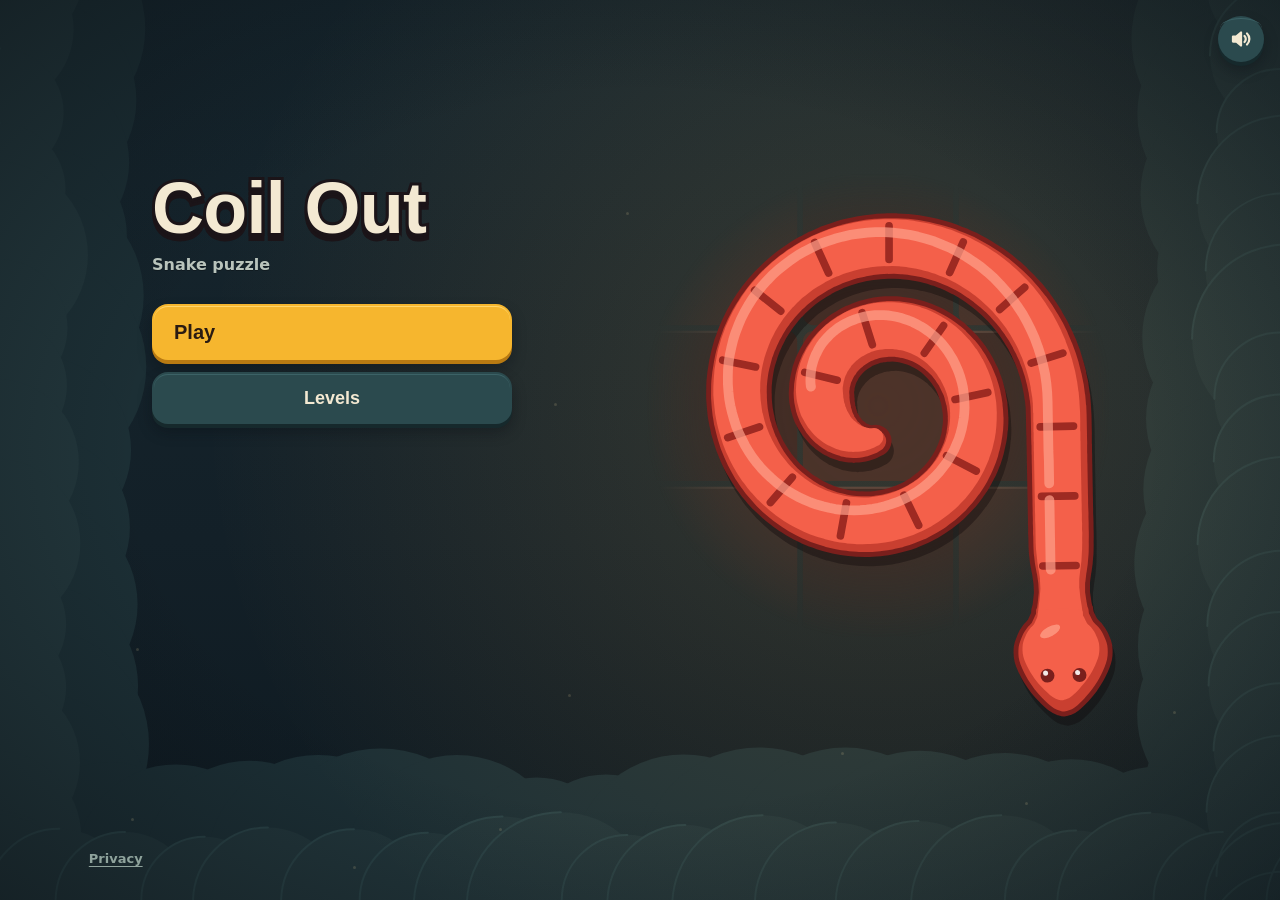
<file: index.html>
<!DOCTYPE html>
<html lang="en">
<head>
<meta charset="utf-8">
<meta name="viewport" content="width=device-width,initial-scale=1,maximum-scale=1,user-scalable=no,viewport-fit=cover">
<meta name="theme-color" content="#132028">
<meta name="description" content="Coil Out: Snake Puzzle. Tap a snake with a clear path and it slithers out of the courtyard, head first. Clear every snake without bumping.">
<title>Coil Out: Snake Puzzle</title>
<style>
:root{
  --dusk-0:#0E1920; --dusk-1:#132028; --dusk-2:#1C2F35; --dusk-3:#22363B; --dusk-4:#2B4A4E; --lantern:#F2B65A;
  --ink:#2A1B12; --text:#F3E9D2; --text-2:#B9C4BC; --text-3:#8FA39C;
  --pri:#F6B62E; --pri-hi:#FFD56B; --pri-lip:#B87A12;
  --sec:#2B4A4E; --sec-hi:#3C6266; --sec-lip:#16292C;
  --bone-ui:#EFE3CB; --bone-lip:#BFAE8E; --socket:#16292C; --cue:#FFE6A8;
  --display:ui-rounded,"SF Pro Rounded","Segoe UI Variable Display","Segoe UI",Roboto,"Helvetica Neue",Arial,sans-serif;
  --ui:system-ui,-apple-system,"Segoe UI",Roboto,"Helvetica Neue",Arial,sans-serif;
  --out:cubic-bezier(.16,1,.3,1);
}
*,*::before,*::after{box-sizing:border-box;-webkit-tap-highlight-color:transparent;-webkit-user-select:none;user-select:none;-webkit-touch-callout:none}
html,body{margin:0;height:100%;overflow:hidden;overscroll-behavior:none;background:var(--dusk-1);color:var(--text);font-family:var(--ui);font-size:16px;touch-action:none}
@supports (height:100dvh){html,body{height:100dvh}}
img,svg,canvas{-webkit-user-drag:none;user-drag:none}
::selection{background:transparent}
button{font:inherit;color:inherit;cursor:pointer;border:0;background:none;padding:0;touch-action:manipulation}
button:focus-visible,a:focus-visible{outline:3px solid var(--cue);outline-offset:3px}
.piece:focus{outline:none}
[hidden]{display:none!important}
body.booting #app{visibility:hidden}
#boot{position:fixed;inset:0;z-index:5;display:none;place-items:center;pointer-events:none}
body.booting #boot{display:grid}
#boot i{width:14px;height:14px;border-radius:50%;background:var(--text-3);animation:bootP 1.2s ease-in-out infinite}
@keyframes bootP{0%,100%{transform:scale(.7);opacity:.5}50%{transform:scale(1.1);opacity:1}}

/* ---------- dusk backdrop ---------- */
#garden{position:fixed;inset:0;z-index:0;overflow:hidden;background:var(--dusk-1)}
#garden svg.bg{position:absolute;inset:0;width:100%;height:100%;display:block}
#flies{position:absolute;inset:0;pointer-events:none}
#flies i{position:absolute;width:3px;height:3px;border-radius:50%;background:#FFE6A8;opacity:.15;animation:fly var(--t,3s) ease-in-out var(--dl,0s) infinite alternate}
@keyframes fly{0%{opacity:.15;transform:translate(0,0)}100%{opacity:.6;transform:translate(var(--dx,8px),var(--dy,-8px))}}

#app{position:fixed;inset:0;z-index:1;overflow:hidden}
.screen{position:absolute;inset:0;display:flex;flex-direction:column;padding:env(safe-area-inset-top) env(safe-area-inset-right) env(safe-area-inset-bottom) env(safe-area-inset-left)}

/* ---------- controls: enamel tablets, lit from the top left ---------- */
.btn{position:relative;display:inline-flex;align-items:center;justify-content:center;gap:10px;height:52px;padding:0 22px;border-radius:16px;
  font:800 18px/1 var(--display);color:var(--text);white-space:nowrap;
  background:var(--sec);box-shadow:0 4px 0 var(--sec-lip),0 8px 14px rgba(8,12,16,.35);
  transition:transform .14s cubic-bezier(.2,.9,.3,1.2),box-shadow .14s cubic-bezier(.2,.9,.3,1.2)}
.btn::before,.ib::before{content:"";position:absolute;left:2px;right:2px;top:2px;bottom:50%;border-radius:14px 14px 0 0;border-top:1.5px solid var(--sec-hi);pointer-events:none}
.ib::before{border-radius:50% 50% 0 0}
.btn:active,.ib:active{transform:translateY(3px);box-shadow:0 1px 0 var(--sec-lip),0 3px 8px rgba(8,12,16,.35);transition-duration:.07s}
.btn.pri{height:56px;background:var(--pri);color:var(--ink);box-shadow:0 4px 0 var(--pri-lip),0 8px 14px rgba(8,12,16,.35)}
.btn.pri::before{border-top-color:var(--pri-hi)}
.btn.pri:active{box-shadow:0 1px 0 var(--pri-lip),0 3px 8px rgba(8,12,16,.35)}
.btn.sm{height:48px;font-size:18px}
.btn.txt{height:44px;background:none;box-shadow:none;font-size:16px;font-weight:700;padding:0 18px}
.btn.txt::before{display:none}
.btn.txt:active{transform:none;opacity:.7}
.btn[disabled]{background:var(--dusk-3);color:var(--text-3);box-shadow:none;cursor:default}
.btn[disabled]::before{display:none}
.btn svg,.ib svg{width:24px;height:24px;stroke:currentColor;fill:none;stroke-width:2.25;stroke-linecap:round;stroke-linejoin:round;flex:none}
.btn .badge{position:absolute;top:-8px;right:-6px;min-width:20px;height:20px;padding:0 6px;border-radius:10px;background:var(--pri);color:var(--ink);font:700 13px/20px var(--ui);text-align:center;box-shadow:0 2px 0 var(--pri-lip)}
.btn .cap{margin-left:auto;font:700 13px/1 var(--ui);opacity:.75}
.ib{position:relative;width:46px;height:46px;border-radius:50%;display:grid;place-items:center;color:var(--text);background:var(--sec);
  box-shadow:0 4px 0 var(--sec-lip),0 8px 14px rgba(8,12,16,.35);transition:transform .14s cubic-bezier(.2,.9,.3,1.2),box-shadow .14s}
.ib::after{content:"";position:absolute;inset:-2px;border-radius:50%}
.ib[disabled]{opacity:.4;box-shadow:0 4px 0 var(--sec-lip)}
.ib.nudge svg{transform:translateX(-1px)}

/* ---------- home ---------- */
#home{align-items:center;justify-content:center;text-align:center}
.homeCol{width:min(100%,420px);padding:0 24px;display:flex;flex-direction:column;align-items:center}
.wm{position:relative;isolation:isolate;margin:0;font:900 56px/1 var(--display);letter-spacing:-.01em;color:var(--text);-webkit-text-stroke:6px #1B1418;paint-order:stroke fill;white-space:nowrap}
.wm::before{content:attr(data-t);position:absolute;left:0;top:5px;z-index:-1;color:#1B1418;-webkit-text-stroke:6px #1B1418;paint-order:stroke fill}
.sub{margin:10px 0 0;font:600 16px/1.4 var(--ui);color:var(--text-2);text-shadow:0 1px 0 rgba(0,0,0,.25)}
#heroBoard{--hs:min(300px,74vw,36dvh);width:var(--hs);height:calc(var(--hs)*1.19);display:block;margin:14px 0 0;overflow:visible;pointer-events:none}
.menuBtns{display:flex;flex-direction:column;gap:12px;width:100%;margin-top:12px}
.menuBtns .btn{width:100%}
.menuBtns .btn.pri{font-size:20px;padding:0 22px}
.statline{margin-top:16px;font:700 13px/1.2 var(--ui);color:var(--text-2);min-height:16px;text-shadow:0 1px 0 rgba(0,0,0,.25)}
.statline:empty{display:none}
.homeFoot{position:absolute;left:0;right:0;bottom:max(20px,env(safe-area-inset-bottom));display:flex;justify-content:center}
#privacyLink{display:inline-flex;align-items:center;justify-content:center;min-height:44px;min-width:64px;color:var(--text-3);font:600 13px/1 var(--ui);text-decoration:underline;text-underline-offset:3px;padding:0 12px}
#homeMute{position:absolute;right:max(16px,env(safe-area-inset-right));top:max(16px,env(safe-area-inset-top))}
@media (max-height:700px) and (orientation:portrait){
  .wm{font-size:48px}.sub{margin-top:6px}#heroBoard{--hs:min(240px,66vw,31dvh);margin-top:8px}.menuBtns{margin-top:8px}.statline{margin-top:10px}
  .homeFoot{bottom:max(6px,env(safe-area-inset-bottom))}
}
@media (min-aspect-ratio:11/10){
  #home{align-items:center;justify-content:center}
  .homeCol{width:min(100%,1040px);padding:0 32px;display:grid;grid-template-columns:minmax(0,400px) minmax(0,1fr);grid-template-rows:auto auto auto auto;align-content:center;column-gap:clamp(24px,6vw,100px);text-align:left;align-items:start}
  .wm{grid-column:1;grid-row:1;justify-self:start;font-size:clamp(48px,10dvh,80px)}
  .sub{grid-column:1;grid-row:2}
  .menuBtns{grid-column:1;grid-row:3;margin-top:28px;max-width:360px}
  .statline{grid-column:1;grid-row:4;text-align:left}
  #heroBoard{grid-column:2;grid-row:1/5;justify-self:center;align-self:center;margin:0;--hs:min(52dvh,40vw,560px)}
  .homeFoot{justify-content:flex-start;padding-left:max(32px,6vw)}
}
@media (min-width:1200px) and (min-aspect-ratio:11/10){.wm{font-size:72px}}
@media (max-height:520px) and (min-aspect-ratio:11/10){
  .wm{font-size:44px}.sub{margin-top:6px}.menuBtns{margin-top:14px;gap:10px}.btn.pri{height:52px}.btn{height:46px}.statline{margin-top:8px}
  #heroBoard{--hs:min(80dvh,36vw)}
}

/* ---------- screens with a header ---------- */
.topbar{display:grid;grid-template-columns:48px 1fr 48px;align-items:center;gap:10px;width:min(100%,1100px);margin:0 auto;padding:5px 16px 5px;height:56px;flex:none}
.topbar h2{margin:0;font:800 22px/1.2 var(--display);letter-spacing:-.01em;text-align:center}

/* levels */
#levels{align-items:center}
.lvBody{flex:1;min-height:0;width:min(100%,1100px);display:flex;flex-direction:column;align-items:center;justify-content:center;gap:20px;padding:0 16px 20px;--tile:80px}
@media (min-height:900px) and (min-width:1200px){.lvBody{zoom:1.45}}
.lvLeft{display:flex;flex-direction:column;align-items:center;gap:12px;width:100%;max-width:358px}
.chapCard{position:relative;width:100%;min-height:112px;border-radius:20px;background:var(--dusk-3);box-shadow:inset 0 1.5px 0 #2F4A4F,0 8px 14px rgba(8,12,16,.3);padding:16px 18px;display:grid;grid-template-columns:1fr auto;grid-template-rows:auto auto;column-gap:12px;align-items:center;touch-action:pan-y}
.chapCard #chName{grid-column:1;grid-row:1;text-align:left;font:800 20px/1.2 var(--display);letter-spacing:-.01em}
.chapCard #chName .cr{display:block;font:700 13px/1.2 var(--ui);color:var(--text-2);margin-top:5px;letter-spacing:0}
.chapCard .emb{grid-column:2;grid-row:1;width:44px;height:44px}
.chapCard .tally{grid-column:1/3;grid-row:2;display:flex;align-items:center;gap:10px;margin-top:12px;font:700 13px/1 var(--ui);color:var(--text-2)}
.chapCard .tally b{display:inline-flex;align-items:center;gap:5px;font:800 16px/1 var(--display);color:var(--text)}
.chapCard .tally b svg{width:16px;height:16px}
.chapCard .track{margin-left:auto;width:120px;height:6px;border-radius:3px;background:#16292C;overflow:hidden}
.chapCard .track i{display:block;height:100%;background:var(--pri);border-radius:3px}
.chapCard .lockNote{display:flex;align-items:center;gap:8px;font:700 13px/1.2 var(--ui);color:var(--text-2)}
.chapCard .lockNote svg{width:18px;height:18px;stroke:currentColor;fill:none;stroke-width:2.25;stroke-linecap:round;stroke-linejoin:round}
.pager{display:flex;align-items:center;justify-content:space-between;width:100%}
#dots{display:flex;gap:6px;align-items:center}
#dots i{width:6px;height:6px;border-radius:3px;background:#3a5358}
#dots i.on{width:18px;background:var(--pri)}
#lvGrid{display:grid;grid-template-columns:repeat(4,var(--tile));grid-auto-rows:var(--tile);gap:12px;justify-content:center}
.tile{position:relative;border-radius:16px;display:flex;flex-direction:column;align-items:center;justify-content:center;gap:5px;
  background:var(--bone-ui);color:var(--ink);box-shadow:0 4px 0 var(--bone-lip),0 8px 12px rgba(8,12,16,.3);transition:transform .14s cubic-bezier(.2,.9,.3,1.2),box-shadow .14s}
.tile::before{content:"";position:absolute;left:2px;right:2px;top:2px;bottom:50%;border-radius:14px 14px 0 0;border-top:1.5px solid rgba(255,255,255,.7);pointer-events:none}
.tile:active{transform:translateY(3px);box-shadow:0 1px 0 var(--bone-lip),0 3px 6px rgba(8,12,16,.3);transition-duration:.07s}
.tile .n{font:800 20px/1 var(--display);font-variant-numeric:tabular-nums}
.tile .st{display:flex;gap:2px;height:12px}
.tile .st svg{width:12px;height:12px}
.tile.cur{background:var(--pri);box-shadow:0 4px 0 var(--pri-lip),0 8px 12px rgba(8,12,16,.3)}
.tile.cur::before{border-top-color:var(--pri-hi)}
.tile.cur::after{content:"";position:absolute;inset:-3px;border-radius:19px;border:2px solid var(--cue);pointer-events:none;animation:curPulse 1600ms ease-out infinite}
@keyframes curPulse{0%{transform:scale(1);opacity:.8}100%{transform:scale(1.08);opacity:0}}
.tile.lock{background:#1A2C31;color:var(--text-3);box-shadow:inset 0 2px 0 rgba(0,0,0,.35)}
.tile.lock::before{display:none}
.tile.lock:active{transform:none}
.tile.shake{animation:tshake 180ms ease-out}
@keyframes tshake{0%,100%{transform:none}25%{transform:translateX(-6px)}60%{transform:translateX(6px)}}
@media (max-height:520px) and (min-aspect-ratio:11/10){
  .lvBody{flex-direction:row;align-items:center;justify-content:center;gap:32px;padding-bottom:12px}
  .lvLeft{width:358px;flex:none}
}
@media (max-width:380px){.lvBody{padding:0 12px 16px}#lvGrid{grid-template-columns:repeat(4,1fr);width:100%;max-width:356px;grid-auto-rows:auto}.tile{aspect-ratio:1}.lvLeft{max-width:none}}

/* ---------- game ---------- */
#game{display:grid;grid-template-rows:auto minmax(0,1fr) auto}
#hud{display:grid;grid-template-columns:auto 1fr auto auto;align-items:center;gap:8px;width:min(100%,1100px);margin:0 auto;padding:5px 16px 4px;height:56px}
.lvInfo{min-width:0;padding-left:4px}
.lvInfo b{display:block;font:800 18px/1.1 var(--display);white-space:nowrap}
.lvSub{display:flex;gap:8px;align-items:baseline;white-space:nowrap;font:700 13px/1.2 var(--ui);color:var(--text-2);margin-top:2px}
#lvTime{font-variant-numeric:tabular-nums;color:var(--text-3)}
#lvTime::before{content:"";display:inline-block;width:3px;height:3px;border-radius:50%;background:currentColor;vertical-align:middle;margin:0 8px 2px 0;opacity:.7}
.lvInfo .cnt{display:inline-block;position:relative;overflow:hidden;vertical-align:top;height:1.2em}
.lvInfo .cnt i{display:block;font-style:normal;height:1.2em}
.lvInfo .cnt i.old{position:absolute;left:0;top:0;animation:cntOut 120ms ease-out forwards}
.lvInfo .cnt i.new{animation:cntIn 160ms cubic-bezier(.2,.9,.3,1) both}
@keyframes cntOut{to{transform:translateY(-8px);opacity:0}}
@keyframes cntIn{from{transform:translateY(8px);opacity:0}to{transform:none;opacity:1}}
#lives{display:flex;align-items:center;justify-content:center;gap:8px;width:84px;height:32px;border-radius:16px;background:rgba(43,74,78,.7)}
#lives.shake{animation:capShake 160ms ease-out}
@keyframes capShake{0%,100%{transform:none}25%{transform:translateX(-3px)}50%{transform:translateX(3px)}75%{transform:translateX(-3px)}}
#lives svg{width:16px;height:18px;overflow:visible}
#lives .glz{transform-box:fill-box;transform-origin:center}
#lives svg.lose .glz{animation:pipLose 310ms ease-in both}
@keyframes pipLose{0%{transform:scale(1);opacity:1}29%{transform:scale(1.25);opacity:1}100%{transform:translateY(6px) scale(1);opacity:0}}
#stage{position:relative;min-height:0;min-width:0;display:grid;place-items:center}
#board{display:block;overflow:visible;touch-action:none;transform-origin:0 0}
#stage{touch-action:none}
#bar{display:flex;justify-content:center;gap:12px;padding:12px 16px max(20px,env(safe-area-inset-bottom))}
#bar .btn{flex:1 1 0;min-width:0;padding:0 8px;gap:6px;font-size:15px}
#bar .btn svg{width:22px;height:22px}
.hit{fill:none;stroke:transparent;pointer-events:stroke;cursor:pointer}
.focusring{fill:none;stroke:var(--cue);stroke-linecap:round;stroke-linejoin:round;opacity:0;pointer-events:none}
.piece:focus-visible .focusring{opacity:.9}
.hdi{transform-box:fill-box;transform-origin:34% 50%;animation:breathe 3200ms ease-in-out calc(var(--bi,0)*370ms) infinite alternate}
@keyframes breathe{from{transform:scale(1)}to{transform:scale(1.035)}}
.eyeL,.eyeR{transform-box:fill-box;transform-origin:center;animation:blink var(--bd,5.5s) ease-in-out calc(var(--bi,0)*-1.3s) infinite}
@keyframes blink{0%,97.6%,100%{transform:scaleY(1)}98.8%{transform:scaleY(.1)}}
.go .hdi,.go .eyeL,.go .eyeR{animation:none}
.press{transform:translate(calc(var(--hx)*1px),calc(var(--hy)*1px)) scale(.97) translate(calc(var(--hx)*-1px),calc(var(--hy)*-1px));transition:transform 60ms ease-out}
.press .sg{transform:translate(.9px,2.1px)}
.piece.hint .ol{fill:var(--cue);stroke:var(--cue)}
.nudgeA{animation:nudgeA 150ms ease-out}
@keyframes nudgeA{50%{translate:var(--nx) var(--ny)}}
.exitdots circle{fill:var(--cue)}
.lane.stop{fill:none;stroke:var(--cue);stroke-width:3;stroke-linecap:round}
.hintring circle{animation:hintDot 600ms ease-in-out 2}
@keyframes hintDot{0%,100%{transform:scale(1)}50%{transform:scale(1.7)}}
.hintring circle,.tapRing circle{transform-box:fill-box;transform-origin:center}
.tapRing circle{fill:none;stroke:var(--cue);stroke-width:2;vector-effect:non-scaling-stroke;animation:tapRing 1400ms ease-out infinite}
.tapRing circle+circle{animation-delay:500ms}
@keyframes tapRing{0%{transform:scale(.6);opacity:.9}100%{transform:scale(1.4);opacity:0}}
.ripple{transform-box:fill-box;transform-origin:center;animation:ripple 2600ms ease-out infinite}
@keyframes ripple{0%{transform:scale(.6);opacity:.5}100%{transform:scale(1);opacity:0}}
.burst line{stroke:#FFFDF2;stroke-width:1.8;stroke-linecap:round;transform-box:fill-box;transform-origin:center;animation:burst 180ms ease-out both}
@keyframes burst{0%{transform:scale(.6);opacity:1}100%{transform:scale(1.2);opacity:0}}
.lit{fill:#FFE9D2;opacity:0;animation:litTile 160ms ease-out}
@keyframes litTile{0%{opacity:0}35%{opacity:.08}100%{opacity:0}}
.wv{animation:tileLift 180ms ease-out both}
@keyframes tileLift{0%{opacity:0;translate:0 0}50%{opacity:1;translate:0 -3px}100%{opacity:0;translate:0 0}}
.kerbN{animation:kerbN 140ms ease-out}
@keyframes kerbN{50%{translate:var(--nx) var(--ny)}}
.born{animation:none}
.fxp{transform-box:fill-box;transform-origin:center;animation:ffUp 380ms ease-out both}
@keyframes ffUp{from{opacity:1;transform:translate(0,0)}to{opacity:0;transform:translate(var(--dx),var(--dy))}}

#tut{position:absolute;inset:0;z-index:3;pointer-events:none}
#tut svg{position:absolute;inset:0;width:100%;height:100%}
#tip{position:absolute;left:16px;right:16px;bottom:calc(var(--barh,84px) + 16px);margin:0 auto;max-width:440px;z-index:4;padding:14px 16px;border-radius:16px;
  background:var(--dusk-3);color:var(--text);font:600 16px/1.4 var(--ui);text-align:center;box-shadow:inset 0 1.5px 0 #2F4A4F,0 8px 18px rgba(8,12,16,.4);pointer-events:none}
#tip.show{animation:tipIn 260ms var(--out)}
@keyframes tipIn{from{opacity:0;transform:translateY(8px)}to{opacity:1;transform:none}}
#game.sheeted #hud,#game.sheeted #bar,#game.sheeted #tip,#game.sheeted #tut{visibility:hidden}

@media (min-aspect-ratio:11/10){
  #game{display:block}
  #hud{position:absolute;left:0;right:0;top:0;width:auto;padding:8px 16px}
  #stage{position:absolute;left:220px;right:220px;top:16px;bottom:16px}
  #bar{position:absolute;right:16px;top:50%;transform:translateY(-50%);width:200px;flex-direction:column;padding:0}
  #bar .btn{width:100%;flex:none;font-size:18px;padding:0 20px;gap:10px}
  #bar .btn svg{width:24px;height:24px}
  #tip{left:16px;right:auto;width:196px;bottom:auto;top:72px;padding:12px 14px;font-size:16px}
}

/* sheets */
#sheetWrap{position:absolute;inset:0;z-index:20;display:flex;align-items:flex-end;justify-content:center;background:rgba(8,12,16,.55)}
#sheetWrap.show{animation:scrimIn 200ms ease-out}
#sheetWrap.out{animation:scrimOut 220ms ease-in forwards;pointer-events:none}
@keyframes scrimIn{from{opacity:0}to{opacity:1}}
@keyframes scrimOut{to{opacity:0}}
.sheet{position:relative;width:min(100%,520px);border-radius:28px 28px 0 0;background:var(--dusk-3);box-shadow:inset 0 1.5px 0 #2F4A4F;padding:24px 24px max(24px,env(safe-area-inset-bottom));text-align:center}
#sheetWrap.show .sheet{animation:sheetIn 320ms var(--out)}
#sheetWrap.out .sheet{animation:sheetOut 220ms cubic-bezier(.4,0,1,1) forwards}
@keyframes sheetIn{from{transform:translateY(100%)}to{transform:none}}
@keyframes sheetOut{to{transform:translateY(100%)}}
.sheet.win{padding-top:48px;margin-top:28px}
.starRow{display:flex;justify-content:center;align-items:flex-end;gap:14px}
.sheet.win .starRow{position:absolute;left:0;right:0;top:-28px}
.sheet .starRow .st{position:relative;width:56px;height:56px;display:block}
.sheet .starRow .st:nth-child(2){transform:translateY(-10px)}
.st svg{width:100%;height:100%;overflow:visible;display:block}
.st.on svg{animation:starPop 320ms cubic-bezier(.3,1.6,.5,1) var(--d,0s) both}
.st.off svg{animation:fadeIn 160ms ease-out calc(var(--d,0s) + .1s) both}
@keyframes starPop{0%{transform:scale(0)}65%{transform:scale(1.18)}100%{transform:scale(1)}}
@keyframes fadeIn{from{opacity:0}to{opacity:1}}
.st i{position:absolute;left:50%;top:50%;width:4px;height:4px;margin:-2px;border-radius:50%;background:var(--pri);opacity:0;animation:speck 380ms ease-out var(--d,0s) both}
@keyframes speck{0%{opacity:1;transform:translate(0,0)}100%{opacity:0;transform:translate(var(--dx),var(--dy))}}
.sockets{display:flex;justify-content:center;gap:10px;margin:2px 0 14px}
.sockets svg{width:28px;height:31px;overflow:visible}
.sockets.refill svg .glz{animation:refill 200ms ease-out both;animation-delay:calc(var(--i)*110ms);transform-box:fill-box;transform-origin:center}
@keyframes refill{0%{transform:scale(.6);opacity:0}60%{transform:scale(1.1);opacity:1}100%{transform:scale(1);opacity:1}}
.sheet h2{margin:20px 0 0;font:800 28px/1.15 var(--display);letter-spacing:-.01em;color:var(--text)}
.sheet.fail h2{margin-top:0}
.sheet p{margin:8px auto 22px;max-width:34ch;color:var(--text-2);font:600 16px/1.4 var(--ui)}
.sheet p.tline{margin:-12px auto 16px;font:700 14px/1.3 var(--ui);color:var(--text-3);font-variant-numeric:tabular-nums}
.sheet .btns{display:flex;flex-direction:column;gap:12px;align-items:stretch}
.sheet .btns .row{display:flex;gap:12px}
.sheet .btns .row .btn{flex:1}
.sheet .btns .btn.txt{align-self:center;margin-top:-2px}
#toast{position:absolute;left:50%;top:max(72px,env(safe-area-inset-top));transform:translate(-50%,-8px);z-index:30;max-width:90%;padding:10px 16px;border-radius:14px;background:var(--dusk-3);color:var(--text);font:600 16px/1.35 var(--ui);opacity:0;pointer-events:none;transition:opacity .2s,transform .2s var(--out);text-align:center;box-shadow:inset 0 1.5px 0 #2F4A4F,0 8px 18px rgba(8,12,16,.4)}
#toast.show{opacity:1;transform:translate(-50%,0)}
#toast.low{top:auto;bottom:calc(96px + env(safe-area-inset-bottom));font-size:15px;padding:8px 14px;max-width:86%}
.sr{position:absolute;width:1px;height:1px;overflow:hidden;clip:rect(0 0 0 0);white-space:nowrap}
@media (max-height:520px) and (min-aspect-ratio:11/10){
  .sheet{width:min(100%,640px);padding:18px 20px 16px;display:grid;grid-template-columns:1fr 240px;column-gap:20px;align-items:center;text-align:left}
  .sheet.win{padding-top:34px;margin-top:28px}
  .sheet.win .starRow{left:20px;right:auto;justify-content:flex-start}
  .sheet .starRow .st{width:44px;height:44px}
  .sheet h2{font-size:24px;margin-top:6px;grid-column:1}.sheet.fail h2{margin-top:0}
  .sheet p{margin:4px 0 0;grid-column:1}
  .sheet .btns{grid-column:2;grid-row:1/4;gap:8px}
  .sheet .sockets{grid-column:1;justify-content:flex-start;margin:0 0 6px}
}

/* ---------- new mechanics: day/night dial, shy badges, sleepers, racers ---------- */
#garden #skyTint{position:absolute;inset:0;pointer-events:none;opacity:0;transition:opacity .3s}
body.phase #garden #skyTint{opacity:1}
#garden #skyTint::before,#garden #skyTint::after{content:"";position:absolute;inset:0;transition:opacity .4s ease}
#garden #skyTint::before{background:radial-gradient(120% 90% at 50% 40%,rgba(255,196,120,.12),rgba(255,196,120,0) 70%);opacity:1}
#garden #skyTint::after{background:radial-gradient(120% 90% at 50% 40%,rgba(70,100,200,.26),rgba(20,34,90,.36) 72%);opacity:0}
#garden #skyTint.night::before{opacity:0}
#garden #skyTint.night::after{opacity:1}
#sky{position:absolute;left:50%;top:2px;width:36px;height:36px;margin-left:-18px;z-index:3;pointer-events:none;border-radius:50%;background:var(--dusk-3);box-shadow:inset 0 1.5px 0 #2F4A4F,0 3px 0 rgba(8,12,16,.45)}
#sky svg{position:absolute;inset:0;width:100%;height:100%;overflow:visible}
#sky .dial{transform-box:fill-box;transform-origin:50% 50%;transition:transform .2s ease-out}
#sky.night .dial{transform:rotate(180deg)}
#sky .sunI,#sky .moonI{transition:opacity .2s}
#sky .moonI{opacity:0}#sky.night .moonI{opacity:1}#sky.night .sunI{opacity:0}
#sky.pulse{animation:skyPulse 320ms ease-out}
@keyframes skyPulse{0%{transform:scale(1)}40%{transform:scale(1.28)}100%{transform:scale(1)}}
.dimG{opacity:0;transition:opacity .2s;pointer-events:none}
.dimP{fill:#0A0F14;pointer-events:none}
.piece.asleep .dimG{opacity:.42}
.piece.asleep .eyeL,.piece.asleep .eyeR{animation:none;transform:scaleY(.12)}
.badge-g{pointer-events:none}
.badge-g .leaf{transform-box:fill-box;transform-origin:50% 50%}
.badge-g.u2 .leaf{animation:leafPulse 900ms ease-in-out infinite}
.badge-g.u1 .leaf{animation:leafShake 420ms ease-in-out infinite}
@keyframes leafPulse{0%,100%{transform:scale(1)}50%{transform:scale(1.14)}}
@keyframes leafShake{0%,100%{transform:rotate(0)}25%{transform:rotate(-9deg)}75%{transform:rotate(9deg)}}
.hole{transform-box:fill-box;transform-origin:50% 50%;animation:holeOpen 320ms ease-out both}
@keyframes holeOpen{from{transform:scale(0);opacity:0}to{transform:scale(1);opacity:1}}
.dust circle{transform-box:fill-box;transform-origin:50% 50%;fill:#E6DAC1;animation:dust 420ms ease-out both}
@keyframes dust{0%{opacity:.7;transform:scale(.4)}100%{opacity:0;transform:translate(var(--dx),var(--dy)) scale(1.5)}}
.piece.flash .ol{fill:var(--cue);stroke:var(--cue)}
.dialNote{position:absolute;left:50%;top:40px;transform:translateX(-50%);font:700 12px/1 var(--ui);color:var(--text-2);white-space:nowrap;pointer-events:none}
@media (prefers-reduced-motion:reduce){
  #flies i,.hdi,.eyeL,.eyeR,.hintring circle,.tapRing circle,.ripple,#boot i,.tile.cur::after,.badge-g .leaf{animation:none!important}
  #sky .dial,#garden #skyTint::before,#garden #skyTint::after,.dimG{transition:none}
  .btn,.ib,.tile{transition:none}
  .nudgeA,.kerbN,.burst line,.lit,.wv{animation-duration:.1s!important}
  .st i{display:none}
  .st.on svg,.st.off svg{animation:fadeIn 120ms ease-out both!important}
  #sheetWrap.show .sheet{animation:fadeIn 120ms ease-out}
  #sheetWrap.out .sheet{animation:fadeIn 120ms ease-in reverse forwards}
  #sheetWrap.out{animation-duration:.12s}
  .lvInfo .cnt i{animation-duration:.1s!important}
  #tip.show{animation:fadeIn 120ms ease-out}
}
</style>
</head>
<body class="booting">
<div id="boot" aria-hidden="true"><i></i></div>

<div id="garden" aria-hidden="true"><svg class="bg" id="gardenSvg" preserveAspectRatio="none"></svg><div id="skyTint"></div><div id="flies"></div></div>

<main id="app">
  <!-- HOME -->
  <section id="home" class="screen" hidden aria-label="Main menu">
    <button id="homeMute" class="ib" type="button" aria-label="Sound on" aria-pressed="false"></button>
    <div class="homeCol">
      <h1 class="wm" data-t="Coil Out" aria-label="Coil Out: Snake Puzzle"><span aria-hidden="true">Coil Out</span></h1>
      <p class="sub" aria-hidden="true">Snake puzzle</p>
      <svg id="heroBoard" aria-hidden="true"></svg>
      <div class="menuBtns">
        <button id="btnPlay" class="btn pri" type="button"><span id="playLabel">Play</span><span class="cap" id="playSub"></span></button>
        <button id="btnLevels" class="btn" type="button">Levels</button>
      </div>
      <div class="statline" id="statline"></div>
    </div>
    <div class="homeFoot"><a id="privacyLink" href="privacy.html" hidden>Privacy</a></div>
  </section>

  <!-- LEVELS -->
  <section id="levels" class="screen" hidden aria-label="Level select">
    <div class="topbar">
      <button id="lvBack" class="ib" type="button" aria-label="Back to menu"></button>
      <h2>Levels</h2><span></span>
    </div>
    <div class="lvBody">
      <div class="lvLeft">
        <div class="chapCard" id="chCard">
          <b id="chName"></b><svg class="emb" id="chEmb" viewBox="0 0 44 44" aria-hidden="true"></svg>
          <div class="tally" id="chTally"></div>
        </div>
        <div class="pager">
          <button id="chPrev" class="ib" type="button" aria-label="Previous chapter"></button>
          <div id="dots" aria-hidden="true"></div>
          <button id="chNext" class="ib" type="button" aria-label="Next chapter"></button>
        </div>
      </div>
      <div id="lvGrid"></div>
    </div>
  </section>

  <!-- GAME -->
  <section id="game" class="screen" hidden aria-label="Level">
    <header id="hud">
      <button id="btnMenu" class="ib nudge" type="button" aria-label="Back to levels"></button>
      <div class="lvInfo"><b id="lvTitle">Level 1</b><div class="lvSub"><span id="lvLeft"></span><span id="lvTime" aria-hidden="true"></span></div></div>
      <div id="lives" role="img" aria-label="Lives: 3 of 3"></div>
      <button id="gameMute" class="ib" type="button" aria-label="Sound on" aria-pressed="false"></button>
    </header>
    <div id="stage"><div id="sky" hidden role="img" aria-label="Day"></div><svg id="board" role="group" aria-label="Courtyard board"></svg></div>
    <div id="tut" hidden aria-hidden="true"><svg id="tutSvg"></svg></div>
    <div id="tip" hidden></div>
    <footer id="bar">
      <button id="btnHint" class="btn" type="button"></button>
      <button id="btnUndo" class="btn" type="button"></button>
      <button id="btnRestart" class="btn" type="button"></button>
    </footer>
  </section>

  <div id="sheetWrap" hidden>
    <div class="sheet" id="sheet" role="dialog" aria-modal="true" aria-labelledby="sheetTitle">
      <div class="starRow" id="sheetStars" aria-hidden="true"></div>
      <h2 id="sheetTitle"></h2>
      <p id="sheetText"></p>
      <p id="sheetTime" class="tline" hidden></p>
      <div class="btns" id="sheetBtns"></div>
    </div>
  </div>
  <div id="toast" role="status" aria-live="polite"></div>
  <div class="sr" id="live" aria-live="polite"></div>
</main>

<script>
/* ==========================================================================
   AD HOOKS. The game only talks to this object; the platform glue below
   (Playgama Bridge) replaces these after bridge.initialize(). Standalone
   (no bridge) they are harmless no-ops.
     showInterstitial(placement)  called at every logical break; the Bridge decides if an ad is due.
     showRewarded(placement, cb)  cb(true) only after the ad reached 'rewarded'; cb(false) otherwise.
   ========================================================================== */
window.CoilAds={rewardedAvailable:false,showInterstitial:function(){},showRewarded:function(p,cb){cb(false);}};

(function(){
'use strict';
var LEVELS=[{"v":2,"w":3,"h":3,"o":[],"p":[{"d":"R","k":0,"c":[0,2,0,1]},{"d":"U","k":1,"c":[1,1,2,1]}],"s":[0,1]},{"v":2,"w":3,"h":3,"o":[],"p":[{"d":"D","k":2,"c":[1,1,0,1,0,0]},{"d":"L","k":0,"c":[2,0,2,1]}],"s":[1,0]},{"v":2,"w":3,"h":4,"o":[],"p":[{"d":"R","k":0,"c":[2,2,2,1,1,1]},{"d":"U","k":1,"c":[1,0,2,0]},{"d":"L","k":2,"c":[0,0,0,1]}],"s":[0,2,1]},{"v":2,"w":4,"h":4,"o":[],"p":[{"d":"U","k":0,"c":[1,0,2,0]},{"d":"U","k":0,"c":[0,3,1,3]},{"d":"L","k":1,"c":[3,2,3,3]},{"d":"L","k":2,"c":[1,1,1,2,2,2]}],"s":[0,1,2,3]},{"v":2,"w":4,"h":4,"o":[],"p":[{"d":"R","k":0,"c":[0,1,0,0,1,0]},{"d":"R","k":0,"c":[3,1,3,0]},{"d":"U","k":2,"c":[1,1,2,1]},{"d":"U","k":1,"c":[2,3,3,3]}],"s":[0,2,3,1]},{"v":2,"w":4,"h":5,"o":[],"p":[{"d":"D","k":0,"c":[4,3,3,3]},{"d":"R","k":1,"c":[4,2,4,1,4,0]},{"d":"D","k":1,"c":[2,0,1,0]},{"d":"R","k":1,"c":[2,3,2,2]},{"d":"U","k":2,"c":[2,1,3,1]}],"s":[0,1,2,3,4]},{"v":2,"w":5,"h":5,"o":[],"p":[{"d":"L","k":2,"c":[1,1,1,2,0,2]},{"d":"U","k":0,"c":[1,0,2,0]},{"d":"D","k":3,"c":[2,3,1,3]},{"d":"L","k":1,"c":[0,3,0,4,1,4]},{"d":"R","k":1,"c":[4,4,4,3]},{"d":"L","k":2,"c":[3,1,3,2,3,3]}],"s":[1,0,3,4,5,2]},{"v":2,"w":5,"h":5,"o":[],"p":[{"d":"U","k":1,"c":[2,3,3,3,3,4]},{"d":"L","k":3,"c":[0,3,0,4]},{"d":"L","k":3,"c":[3,0,3,1,3,2]},{"d":"U","k":2,"c":[0,1,1,1,1,2]},{"d":"U","k":2,"c":[1,4,2,4]},{"d":"U","k":0,"c":[1,0,2,0,2,1]}],"s":[2,3,1,0,4,5]},{"v":2,"w":5,"h":5,"o":[],"p":[{"d":"R","k":0,"c":[1,1,1,0]},{"d":"U","k":2,"c":[3,2,4,2,4,1]},{"d":"L","k":1,"c":[3,0,3,1,2,1]},{"d":"L","k":3,"c":[0,2,0,3]},{"d":"L","k":1,"c":[4,3,4,4]},{"d":"R","k":3,"c":[3,4,3,3,2,3]}],"s":[0,2,3,1,4,5]},{"v":2,"w":5,"h":5,"o":[],"p":[{"d":"L","k":1,"c":[1,2,1,3]},{"d":"L","k":2,"c":[3,1,3,2,4,2]},{"d":"D","k":2,"c":[1,0,0,0,0,1]},{"d":"D","k":1,"c":[4,3,3,3]},{"d":"R","k":3,"c":[2,3,2,2,2,1,2,0]},{"d":"D","k":3,"c":[4,4,3,4]},{"d":"D","k":0,"c":[2,4,1,4,0,4,0,3]}],"s":[1,3,5,6,4,2,0]},{"v":2,"w":5,"h":5,"o":[],"p":[{"d":"D","k":2,"c":[4,0,3,0,2,0]},{"d":"D","k":3,"c":[1,0,0,0]},{"d":"L","k":0,"c":[0,1,0,2,0,3,1,3]},{"d":"U","k":1,"c":[2,4,3,4]},{"d":"D","k":1,"c":[3,1,2,1]},{"d":"L","k":3,"c":[2,2,2,3,3,3]}],"s":[0,1,2,3,4,5]},{"v":2,"w":5,"h":6,"o":[],"p":[{"d":"R","k":3,"c":[4,1,4,0,3,0]},{"d":"L","k":0,"c":[5,2,5,3]},{"d":"D","k":1,"c":[3,2,2,2,1,2]},{"d":"U","k":2,"c":[3,4,4,4,4,3,4,2]},{"d":"U","k":0,"c":[1,4,2,4]},{"d":"D","k":1,"c":[1,0,0,0]},{"d":"U","k":3,"c":[0,1,1,1,2,1]},{"d":"D","k":2,"c":[2,3,1,3,0,3]}],"s":[1,4,3,0,2,5,6,7]},{"v":2,"w":5,"h":6,"o":[],"p":[{"d":"L","k":1,"c":[2,1,2,2]},{"d":"U","k":1,"c":[4,0,5,0]},{"d":"R","k":4,"c":[3,1,3,0,2,0]},{"d":"D","k":3,"c":[5,4,4,4,3,4,3,3]},{"d":"L","k":4,"c":[2,3,2,4]},{"d":"L","k":3,"c":[1,0,1,1]},{"d":"L","k":0,"c":[5,1,5,2,4,2,4,3]},{"d":"L","k":2,"c":[0,1,0,2,0,3]}],"s":[3,2,0,4,5,1,6,7]},{"v":2,"w":5,"h":6,"o":[],"p":[{"d":"D","k":1,"c":[5,2,4,2,3,2]},{"d":"U","k":1,"c":[0,0,1,0,1,1]},{"d":"D","k":2,"c":[4,0,3,0,2,0]},{"d":"D","k":3,"c":[5,3,4,3,4,4]},{"d":"L","k":2,"c":[1,2,1,3,0,3,0,4]},{"d":"L","k":4,"c":[3,3,3,4,2,4,1,4]},{"d":"R","k":0,"c":[0,2,0,1]},{"d":"U","k":4,"c":[4,1,5,1]}],"s":[0,1,2,3,4,5,6,7]},{"v":2,"w":5,"h":6,"o":[],"p":[{"d":"U","k":3,"c":[0,1,1,1,1,0,0,0]},{"d":"U","k":0,"c":[4,2,5,2,5,3]},{"d":"R","k":1,"c":[5,1,5,0]},{"d":"U","k":4,"c":[2,1,3,1]},{"d":"U","k":0,"c":[1,4,2,4,3,4]},{"d":"R","k":2,"c":[4,1,4,0,3,0]},{"d":"R","k":4,"c":[0,4,0,3,0,2,1,2]},{"d":"D","k":1,"c":[4,3,3,3]}],"s":[0,3,6,1,2,4,7,5]},{"v":2,"w":5,"h":7,"o":[],"p":[{"d":"D","k":2,"c":[4,1,3,1]},{"d":"R","k":0,"c":[5,4,5,3,4,3]},{"d":"L","k":4,"c":[2,2,2,3,3,3]},{"d":"D","k":1,"c":[3,4,2,4,1,4,1,3]},{"d":"U","k":1,"c":[0,0,1,0,1,1]},{"d":"U","k":2,"c":[5,0,6,0,6,1]},{"d":"U","k":4,"c":[2,0,3,0]},{"d":"L","k":0,"c":[0,3,0,4]},{"d":"U","k":3,"c":[4,2,5,2,6,2]}],"s":[1,3,4,6,2,5,0,7,8]},{"v":2,"w":5,"h":7,"o":[],"p":[{"d":"D","k":1,"c":[4,0,3,0,2,0]},{"d":"D","k":2,"c":[2,4,1,4,0,4,0,3]},{"d":"D","k":0,"c":[6,0,5,0]},{"d":"L","k":2,"c":[3,1,3,2]},{"d":"L","k":3,"c":[0,0,0,1,1,1,1,2]},{"d":"U","k":4,"c":[4,1,5,1]},{"d":"U","k":3,"c":[2,3,3,3,4,3,5,3]},{"d":"D","k":4,"c":[5,4,4,4,3,4]},{"d":"L","k":0,"c":[6,3,6,4]}],"s":[2,0,3,4,5,8,7,1,6]},{"v":2,"w":5,"h":7,"o":[],"p":[{"d":"D","k":0,"c":[5,0,4,0,4,1,5,1]},{"d":"R","k":1,"c":[6,2,6,1,6,0]},{"d":"U","k":4,"c":[5,4,6,4,6,3]},{"d":"R","k":4,"c":[3,1,3,0,2,0]},{"d":"D","k":2,"c":[4,3,3,3,3,2,4,2]},{"d":"U","k":0,"c":[0,3,1,3,1,4,0,4]},{"d":"L","k":1,"c":[0,1,0,2,1,2,1,1]},{"d":"R","k":3,"c":[2,4,2,3,2,2,2,1]},{"d":"R","k":3,"c":[5,3,5,2]}],"s":[5,6,7,2,1,0,8,4,3]},{"v":2,"w":6,"h":7,"o":[],"p":[{"d":"U","k":0,"c":[4,0,5,0,6,0]},{"d":"L","k":2,"c":[6,4,6,5,5,5]},{"d":"L","k":2,"c":[4,1,4,2,3,2]},{"d":"L","k":3,"c":[1,3,1,4,1,5]},{"d":"L","k":0,"c":[4,3,4,4]},{"d":"L","k":1,"c":[1,0,1,1,1,2,2,2]},{"d":"R","k":3,"c":[5,4,5,3]},{"d":"L","k":4,"c":[0,0,0,1]},{"d":"D","k":1,"c":[4,5,3,5,3,4]},{"d":"L","k":4,"c":[5,1,5,2,6,2]}],"s":[5,3,7,0,2,4,9,1,6,8]},{"v":2,"w":6,"h":7,"o":[],"p":[{"d":"U","k":3,"c":[2,5,3,5,4,5]},{"d":"L","k":0,"c":[0,3,0,4,0,5,1,5]},{"d":"L","k":4,"c":[1,1,1,2]},{"d":"R","k":2,"c":[2,1,2,0]},{"d":"L","k":2,"c":[5,3,5,4,5,5]},{"d":"U","k":4,"c":[2,2,3,2,3,3,3,4]},{"d":"L","k":3,"c":[6,3,6,4,6,5]},{"d":"R","k":1,"c":[3,1,3,0,4,0]},{"d":"U","k":2,"c":[1,3,2,3]},{"d":"R","k":0,"c":[4,2,4,1,5,1,6,1]},{"d":"D","k":1,"c":[2,4,1,4]}],"s":[1,0,2,5,7,8,9,4,6,10,3]},{"v":2,"w":4,"h":4,"o":[],"p":[{"d":"R","k":3,"c":[2,1,2,0],"n":2},{"d":"U","k":0,"c":[1,2,2,2,3,2]},{"d":"L","k":1,"c":[0,0,0,1]}],"tt":20,"s":[1,0,2]},{"v":2,"w":5,"h":5,"o":[],"p":[{"d":"R","k":3,"c":[4,1,4,0],"n":3},{"d":"U","k":0,"c":[3,3,4,3]},{"d":"L","k":2,"c":[2,3,2,4]},{"d":"R","k":1,"c":[3,2,3,1]},{"d":"D","k":4,"c":[1,0,0,0]}],"tt":20,"s":[2,1,0,3,4]},{"v":2,"w":5,"h":6,"o":[],"p":[{"d":"R","k":1,"c":[3,2,3,1,3,0,2,0,1,0,1,1]},{"d":"R","k":4,"c":[4,1,4,0]},{"d":"R","k":4,"c":[3,4,3,3]},{"d":"L","k":2,"c":[0,3,0,4,1,4,2,4]},{"d":"R","k":3,"c":[5,2,5,1,5,0],"n":2},{"d":"L","k":0,"c":[0,1,0,2,1,2]}],"tt":25,"s":[1,4,2,0,5,3]},{"v":2,"w":5,"h":6,"o":[],"p":[{"d":"D","k":2,"c":[4,4,3,4,3,3]},{"d":"D","k":4,"c":[5,3,4,3,4,2,3,2]},{"d":"L","k":1,"c":[2,0,2,1,2,2,2,3,2,4,1,4]},{"d":"U","k":0,"c":[0,3,1,3],"n":3},{"d":"L","k":1,"c":[1,1,1,2]},{"d":"L","k":3,"c":[3,0,3,1,4,1]}],"tt":25,"s":[0,1,3,2,4,5]},{"v":2,"w":6,"h":6,"o":[],"p":[{"d":"U","k":5,"c":[1,3,2,3,2,4]},{"d":"D","k":3,"c":[3,2,2,2,2,1]},{"d":"R","k":3,"c":[0,3,0,2,0,1,0,0]},{"d":"L","k":0,"c":[5,4,5,5]},{"d":"L","k":1,"c":[5,2,5,3,4,3,3,3]},{"d":"L","k":4,"c":[1,0,1,1,1,2],"n":2},{"d":"D","k":2,"c":[3,0,2,0]}],"tt":25,"s":[2,5,0,4,1,3,6]},{"v":2,"w":6,"h":6,"o":[],"p":[{"d":"U","k":3,"c":[1,2,2,2,3,2,3,3,4,3,5,3]},{"d":"U","k":2,"c":[4,1,5,1,5,0]},{"d":"R","k":1,"c":[3,5,3,4,2,4,1,4]},{"d":"U","k":0,"c":[0,3,1,3,2,3]},{"d":"D","k":4,"c":[5,2,4,2]},{"d":"U","k":4,"c":[0,0,1,0]},{"d":"R","k":5,"c":[4,5,4,4],"n":3}],"tt":25,"s":[0,1,6,2,3,4,5]},{"v":2,"w":6,"h":7,"o":[],"p":[{"d":"L","k":5,"c":[1,1,1,2,1,3]},{"d":"R","k":2,"c":[6,2,6,1,5,1,4,1]},{"d":"R","k":4,"c":[2,1,2,0,1,0,0,0,0,1,0,2]},{"d":"R","k":3,"c":[3,2,3,1,3,0,4,0]},{"d":"R","k":0,"c":[0,4,0,3]},{"d":"U","k":1,"c":[0,5,1,5,2,5,2,4,1,4]},{"d":"R","k":3,"c":[5,5,5,4,6,4],"n":2}],"tt":25,"s":[3,6,1,5,2,0,4]},{"v":2,"w":6,"h":7,"o":[],"p":[{"d":"R","k":5,"c":[4,3,4,2]},{"d":"U","k":4,"c":[5,1,6,1,6,2,5,2]},{"d":"U","k":2,"c":[1,0,2,0,2,1,3,1]},{"d":"D","k":0,"c":[6,0,5,0,4,0]},{"d":"R","k":1,"c":[4,5,4,4,3,4]},{"d":"L","k":1,"c":[0,3,0,4]},{"d":"U","k":3,"c":[1,2,2,2,2,3,1,3]},{"d":"R","k":5,"c":[5,5,5,4,6,4],"n":3}],"tt":30,"s":[2,1,7,3,4,0,5,6]},{"v":2,"w":6,"h":7,"o":[],"p":[{"d":"D","k":0,"c":[6,4,5,4,5,5]},{"d":"R","k":5,"c":[4,5,4,4,3,4]},{"d":"U","k":4,"c":[0,2,1,2,1,3]},{"d":"U","k":0,"c":[5,1,6,1,6,0,5,0,4,0]},{"d":"U","k":1,"c":[0,5,1,5,1,4],"n":3},{"d":"L","k":3,"c":[0,0,0,1,1,1,2,1,2,0]},{"d":"D","k":1,"c":[6,2,5,2,5,3,6,3],"n":9},{"d":"R","k":2,"c":[2,5,2,4,2,3]}],"tt":30,"s":[0,1,4,2,5,3,6,7]},{"v":2,"w":6,"h":7,"o":[],"p":[{"d":"D","k":5,"c":[5,1,4,1,3,1,2,1]},{"d":"R","k":0,"c":[0,2,0,1,1,1,1,0]},{"d":"R","k":2,"c":[1,5,1,4,2,4,2,5]},{"d":"D","k":1,"c":[2,2,1,2,1,3,0,3]},{"d":"D","k":3,"c":[5,4,4,4]},{"d":"D","k":3,"c":[3,0,2,0],"n":3},{"d":"L","k":1,"c":[6,1,6,2,5,2,4,2],"n":3},{"d":"R","k":0,"c":[0,5,0,4]},{"d":"D","k":4,"c":[5,3,4,3,3,3,2,3]}],"tt":35,"s":[2,5,6,0,3,4,7,1,8]},{"v":2,"w":6,"h":7,"o":[[2,3]],"p":[{"d":"U","k":3,"c":[4,4,5,4,5,3]},{"d":"U","k":5,"c":[4,0,5,0,6,0],"n":8},{"d":"U","k":0,"c":[2,1,3,1,3,0]},{"d":"U","k":2,"c":[3,2,4,2,5,2,6,2,6,3,6,4]},{"d":"R","k":4,"c":[0,4,0,3,0,2]},{"d":"L","k":3,"c":[0,0,0,1,1,1]},{"d":"U","k":5,"c":[5,5,6,5],"n":6},{"d":"R","k":1,"c":[3,4,3,3]},{"d":"D","k":1,"c":[5,1,4,1]}],"tt":35,"s":[4,3,5,2,1,6,7,0,8]},{"v":2,"w":6,"h":8,"o":[[2,2]],"p":[{"d":"R","k":3,"c":[0,1,0,0,1,0,1,1]},{"d":"D","k":0,"c":[5,5,4,5,4,4,5,4,5,3,5,2],"n":7},{"d":"L","k":1,"c":[3,3,3,4,2,4]},{"d":"U","k":3,"c":[1,5,2,5,3,5]},{"d":"L","k":4,"c":[7,2,7,3,6,3,6,4]},{"d":"D","k":5,"c":[3,1,2,1,2,0,3,0]},{"d":"R","k":0,"c":[7,5,7,4]},{"d":"D","k":2,"c":[5,0,4,0,4,1,4,2,3,2],"n":4},{"d":"U","k":1,"c":[0,3,1,3]}],"tt":35,"s":[3,4,6,7,1,5,2,8,0]},{"v":2,"w":6,"h":8,"o":[[6,4]],"p":[{"d":"D","k":4,"c":[3,5,2,5,2,4],"n":11},{"d":"D","k":5,"c":[7,5,6,5,5,5,5,4]},{"d":"U","k":0,"c":[0,4,1,4,1,3,1,2,1,1]},{"d":"L","k":1,"c":[4,4,4,5]},{"d":"L","k":5,"c":[7,1,7,2]},{"d":"L","k":3,"c":[0,2,0,3]},{"d":"L","k":1,"c":[6,0,6,1]},{"d":"D","k":2,"c":[5,3,4,3]},{"d":"U","k":3,"c":[0,5,1,5]},{"d":"U","k":4,"c":[3,0,4,0,4,1]},{"d":"L","k":2,"c":[0,0,0,1],"n":3}],"tt":40,"s":[1,2,10,4,5,6,7,8,9,3,0]},{"v":2,"w":6,"h":8,"o":[[5,1]],"p":[{"d":"R","k":2,"c":[1,5,1,4,2,4,2,3]},{"d":"D","k":3,"c":[6,0,5,0]},{"d":"L","k":0,"c":[7,2,7,3,6,3]},{"d":"R","k":4,"c":[5,5,5,4,5,3,5,2]},{"d":"U","k":5,"c":[0,0,1,0,2,0],"n":3},{"d":"R","k":1,"c":[4,2,4,1,4,0,3,0,3,1]},{"d":"U","k":1,"c":[0,1,1,1],"n":10},{"d":"R","k":5,"c":[0,3,0,2,1,2,1,3]},{"d":"R","k":0,"c":[0,5,0,4]},{"d":"R","k":4,"c":[3,4,3,3]},{"d":"R","k":3,"c":[4,4,4,3]}],"tt":40,"s":[0,1,4,2,3,6,8,7,9,10,5]},{"v":2,"w":7,"h":8,"o":[[3,2]],"p":[{"d":"L","k":5,"c":[6,1,6,2,6,3,7,3]},{"d":"R","k":2,"c":[5,1,5,0,6,0,7,0,7,1,7,2]},{"d":"L","k":4,"c":[0,1,0,2,0,3],"n":7},{"d":"R","k":5,"c":[4,3,4,2,4,1,3,1,3,0,4,0]},{"d":"D","k":1,"c":[2,6,1,6,0,6]},{"d":"L","k":0,"c":[2,2,2,3,3,3]},{"d":"L","k":1,"c":[1,0,1,1,1,2,1,3]},{"d":"U","k":4,"c":[0,5,1,5,1,4]},{"d":"D","k":2,"c":[3,4,2,4]},{"d":"R","k":3,"c":[5,3,5,2],"n":5},{"d":"D","k":0,"c":[7,6,6,6,6,5]}],"tt":40,"s":[2,3,5,6,9,1,0,7,8,10,4]},{"v":2,"w":7,"h":8,"o":[[1,4]],"p":[{"d":"R","k":4,"c":[6,5,6,4,6,3,6,2,7,2]},{"d":"R","k":0,"c":[4,4,4,3,5,3,5,4,5,5]},{"d":"L","k":0,"c":[0,5,0,6,1,6,1,5,2,5,2,4]},{"d":"L","k":4,"c":[0,1,0,2,0,3,0,4]},{"d":"D","k":1,"c":[4,6,3,6,2,6]},{"d":"D","k":5,"c":[2,1,1,1,1,2,2,2,2,3]},{"d":"D","k":1,"c":[4,1,3,1,3,2],"n":13},{"d":"D","k":2,"c":[1,0,0,0]},{"d":"R","k":2,"c":[7,4,7,3]},{"d":"D","k":3,"c":[7,1,6,1,5,1],"n":2},{"d":"D","k":3,"c":[6,6,5,6]}],"tt":40,"s":[7,9,3,2,6,5,8,10,0,4,1]},{"v":2,"w":7,"h":8,"o":[[6,0]],"p":[{"d":"U","k":0,"c":[4,3,5,3,6,3,7,3]},{"d":"U","k":3,"c":[0,0,1,0]},{"d":"R","k":0,"c":[1,6,1,5,2,5,3,5,3,6]},{"d":"D","k":1,"c":[1,1,0,1,0,2,1,2]},{"d":"U","k":2,"c":[5,4,6,4,7,4,7,5,6,5]},{"d":"L","k":2,"c":[3,3,3,4]},{"d":"L","k":5,"c":[2,3,2,4,1,4],"n":9},{"d":"R","k":3,"c":[0,6,0,5]},{"d":"L","k":4,"c":[2,1,2,2,3,2,4,2]},{"d":"L","k":1,"c":[7,0,7,1,7,2],"n":4},{"d":"D","k":4,"c":[5,6,4,6,4,5,4,4]},{"d":"L","k":5,"c":[5,0,5,1,5,2,6,2,6,1]}],"tt":40,"s":[1,2,7,9,8,5,6,0,10,4,11,3]},{"v":2,"w":7,"h":8,"o":[[3,0]],"p":[{"d":"D","k":2,"c":[2,6,1,6,1,5]},{"d":"R","k":1,"c":[5,6,5,5,5,4,5,3,4,3],"n":9},{"d":"D","k":4,"c":[2,2,1,2,0,2]},{"d":"L","k":4,"c":[7,1,7,2,7,3]},{"d":"L","k":3,"c":[0,0,0,1]},{"d":"R","k":0,"c":[6,5,6,4]},{"d":"U","k":2,"c":[1,3,2,3,3,3,3,2,3,1]},{"d":"U","k":0,"c":[0,4,1,4,2,4]},{"d":"D","k":1,"c":[5,0,4,0,4,1]},{"d":"R","k":3,"c":[7,6,7,5,7,4],"n":4},{"d":"R","k":5,"c":[4,5,4,4,3,4,3,5]},{"d":"D","k":5,"c":[7,0,6,0,6,1]}],"tt":40,"s":[1,4,5,9,0,6,7,10,11,3,2,8]},{"v":2,"w":7,"h":9,"o":[[7,4]],"p":[{"d":"U","k":4,"c":[2,6,3,6,3,5,4,5,4,4,5,4]},{"d":"L","k":4,"c":[3,2,3,3],"n":5},{"d":"R","k":3,"c":[0,5,0,4]},{"d":"D","k":0,"c":[6,1,5,1,5,2,4,2]},{"d":"U","k":0,"c":[7,0,8,0]},{"d":"L","k":1,"c":[0,0,0,1,1,1,1,0]},{"d":"R","k":3,"c":[6,4,6,3,5,3,4,3]},{"d":"U","k":2,"c":[0,3,1,3,1,4,2,4,2,3]},{"d":"D","k":5,"c":[7,5,6,5,5,5,5,6]},{"d":"L","k":5,"c":[2,1,2,2,1,2]},{"d":"R","k":2,"c":[8,3,8,2,7,2,7,3],"n":11},{"d":"D","k":1,"c":[8,1,7,1]},{"d":"D","k":2,"c":[8,6,7,6,6,6]}],"tt":50,"s":[0,1,2,5,4,7,8,9,11,12,10,3,6]},{"v":2,"w":7,"h":9,"o":[[7,2]],"p":[{"d":"L","k":1,"c":[5,2,5,3,6,3,6,2,6,1]},{"d":"R","k":5,"c":[8,1,8,0,7,0]},{"d":"R","k":4,"c":[7,5,7,4,7,3,8,3,8,2],"n":4},{"d":"D","k":3,"c":[6,6,5,6]},{"d":"U","k":1,"c":[1,0,2,0,3,0,3,1]},{"d":"R","k":5,"c":[4,4,4,3,3,3,3,4,3,5,2,5]},{"d":"R","k":2,"c":[1,6,1,5,1,4,1,3,2,3]},{"d":"R","k":2,"c":[8,6,8,5]},{"d":"U","k":0,"c":[3,2,4,2,4,1]},{"d":"R","k":0,"c":[4,6,4,5,5,5]},{"d":"R","k":5,"c":[0,4,0,3,0,2,0,1]},{"d":"L","k":4,"c":[5,0,5,1],"n":3},{"d":"R","k":3,"c":[0,6,0,5],"n":14}],"tt":45,"s":[2,4,11,0,6,7,1,3,9,5,12,10,8]},{"v":2,"w":4,"h":4,"o":[],"p":[{"d":"U","k":1,"c":[0,3,1,3],"m":"sun"},{"d":"L","k":3,"c":[3,0,3,1],"m":"moon"},{"d":"R","k":0,"c":[2,3,2,2]}],"tt":15,"s":[0,1,2]},{"v":2,"w":5,"h":5,"o":[],"p":[{"d":"U","k":2,"c":[2,2,3,2]},{"d":"R","k":4,"c":[2,1,2,0],"m":"moon"},{"d":"R","k":3,"c":[3,1,3,0],"m":"moon"},{"d":"R","k":0,"c":[4,4,4,3]},{"d":"R","k":1,"c":[4,1,4,0]}],"tt":25,"s":[0,1,3,2,4]},{"v":2,"w":6,"h":6,"o":[[4,1]],"p":[{"d":"D","k":4,"c":[4,3,3,3,3,2]},{"d":"U","k":0,"c":[1,1,2,1]},{"d":"D","k":1,"c":[5,0,4,0,3,0]},{"d":"U","k":3,"c":[2,5,3,5,4,5,4,4,3,4],"m":"moon"},{"d":"R","k":4,"c":[5,5,5,4]},{"d":"R","k":2,"c":[1,3,1,2,0,2,0,1],"m":"moon"},{"d":"U","k":5,"c":[0,0,1,0,2,0],"m":"moon"},{"d":"U","k":1,"c":[0,5,1,5]}],"tt":35,"s":[0,2,4,6,7,5,1,3]},{"v":2,"w":6,"h":6,"o":[[1,2]],"p":[{"d":"D","k":0,"c":[3,2,2,2]},{"d":"L","k":4,"c":[5,3,5,4,5,5,4,5,3,5,2,5]},{"d":"U","k":3,"c":[3,1,4,1,4,2,4,3,4,4,3,4]},{"d":"U","k":1,"c":[1,1,2,1,2,0],"m":"moon"},{"d":"L","k":3,"c":[0,3,0,4],"m":"moon"},{"d":"L","k":5,"c":[0,0,0,1,0,2]},{"d":"U","k":2,"c":[0,5,1,5,1,4]}],"tt":30,"s":[1,5,6,3,2,4,0]},{"v":2,"w":8,"h":10,"o":[[7,2],[5,5]],"p":[{"d":"L","k":5,"c":[9,0,9,1]},{"d":"R","k":1,"c":[0,5,0,4]},{"d":"R","k":2,"c":[0,1,0,0]},{"d":"D","k":1,"c":[4,0,3,0]},{"d":"R","k":4,"c":[8,5,8,4,8,3,9,3,9,2]},{"d":"L","k":2,"c":[7,0,7,1]},{"d":"U","k":4,"c":[1,0,2,0]},{"d":"D","k":1,"c":[4,7,3,7,3,6]},{"d":"D","k":5,"c":[6,7,5,7,5,6,4,6]},{"d":"U","k":1,"c":[5,4,6,4,6,5,7,5]},{"d":"D","k":5,"c":[9,7,8,7,8,6,9,6]},{"d":"D","k":3,"c":[6,0,5,0,5,1,6,1]},{"d":"D","k":4,"c":[1,7,0,7]},{"d":"D","k":3,"c":[2,6,1,6]},{"d":"R","k":4,"c":[1,3,1,2]},{"d":"U","k":5,"c":[2,1,3,1]},{"d":"L","k":2,"c":[9,4,9,5]},{"d":"R","k":0,"c":[8,2,8,1,8,0]},{"d":"U","k":0,"c":[2,5,3,5,4,5]},{"d":"D","k":3,"c":[7,6,6,6]},{"d":"L","k":0,"c":[2,2,2,3,3,3]},{"d":"R","k":5,"c":[7,4,7,3,6,3]},{"d":"U","k":4,"c":[4,3,5,3]},{"d":"U","k":0,"c":[4,2,5,2,6,2]},{"d":"U","k":3,"c":[1,4,2,4]},{"d":"U","k":2,"c":[3,4,4,4]}],"s":[10,19,0,4,8,5,7,16,13,12,17,1,24,2,25,15,9,6,18,14,21,20,11,3,22,23]},{"v":2,"w":6,"h":7,"o":[[1,3]],"p":[{"d":"R","k":3,"c":[2,3,2,2,2,1]},{"d":"R","k":0,"c":[6,1,6,0]},{"d":"L","k":5,"c":[3,0,3,1]},{"d":"U","k":1,"c":[5,5,6,5,6,4],"m":"sun"},{"d":"U","k":1,"c":[1,0,2,0],"m":"sun"},{"d":"R","k":2,"c":[4,1,4,0,5,0,5,1]},{"d":"U","k":2,"c":[4,4,5,4,5,3,6,3,6,2],"m":"sun"},{"d":"R","k":0,"c":[1,5,1,4,2,4,3,4]},{"d":"R","k":5,"c":[0,3,0,2]},{"d":"L","k":4,"c":[0,0,0,1],"m":"moon"}],"tt":40,"s":[2,7,0,8,3,9,6,1,4,5]},{"v":2,"w":6,"h":7,"o":[[0,1]],"p":[{"d":"L","k":3,"c":[5,1,5,2,4,2]},{"d":"D","k":4,"c":[5,5,4,5,3,5,2,5,2,4]},{"d":"U","k":4,"c":[3,0,4,0,4,1],"m":"sun"},{"d":"D","k":5,"c":[3,3,2,3,1,3,1,2,1,1,1,0]},{"d":"L","k":2,"c":[2,0,2,1],"m":"sun"},{"d":"U","k":1,"c":[0,5,1,5]},{"d":"D","k":1,"c":[5,4,4,4,3,4],"m":"sun"},{"d":"R","k":0,"c":[6,2,6,1,6,0,5,0],"m":"sun"},{"d":"R","k":5,"c":[6,5,6,4]}],"tt":35,"s":[3,5,4,8,2,1,7,0,6]},{"v":2,"w":6,"h":7,"o":[[5,4]],"p":[{"d":"D","k":0,"c":[1,0,0,0,0,1,1,1,2,1]},{"d":"U","k":3,"c":[2,2,3,2,4,2],"m":"moon"},{"d":"R","k":1,"c":[0,4,0,3,0,2,1,2],"m":"sun"},{"d":"L","k":1,"c":[6,1,6,2,6,3,6,4,6,5,5,5]},{"d":"D","k":5,"c":[4,0,3,0]},{"d":"L","k":5,"c":[5,1,5,2]},{"d":"D","k":4,"c":[6,0,5,0],"m":"moon"},{"d":"U","k":2,"c":[0,5,1,5,1,4,2,4,3,4],"m":"moon"},{"d":"R","k":4,"c":[4,4,4,3,3,3]}],"tt":40,"s":[8,6,3,4,0,7,2,1,5]},{"v":2,"w":6,"h":8,"o":[[3,3]],"p":[{"d":"L","k":1,"c":[7,4,7,5,6,5,5,5]},{"d":"U","k":3,"c":[6,2,7,2,7,3]},{"d":"R","k":1,"c":[1,4,1,3,0,3]},{"d":"U","k":0,"c":[0,1,1,1,1,2,2,2,2,1,3,1]},{"d":"D","k":2,"c":[6,1,5,1,5,2],"m":"moon"},{"d":"U","k":2,"c":[3,5,4,5,4,4,3,4]},{"d":"D","k":5,"c":[1,0,0,0],"m":"moon"},{"d":"L","k":5,"c":[4,1,4,2,3,2]},{"d":"U","k":4,"c":[0,5,1,5,2,5,2,4,2,3],"m":"moon"},{"d":"D","k":0,"c":[6,0,5,0],"m":"moon"}],"tt":40,"s":[3,4,7,1,0,8,2,9,5,6]},{"v":2,"w":8,"h":10,"o":[[8,5],[4,2]],"p":[{"d":"D","k":4,"c":[1,7,0,7],"m":"sun"},{"d":"L","k":0,"c":[9,4,9,5]},{"d":"L","k":3,"c":[8,3,8,4]},{"d":"D","k":2,"c":[6,6,5,6],"m":"sun"},{"d":"L","k":1,"c":[9,6,9,7],"m":"sun"},{"d":"D","k":2,"c":[9,2,8,2],"m":"moon"},{"d":"U","k":1,"c":[3,3,4,3]},{"d":"D","k":5,"c":[9,0,8,0,7,0]},{"d":"D","k":1,"c":[7,3,6,3,6,2,7,2,7,1],"m":"moon"},{"d":"R","k":3,"c":[0,2,0,1,0,0]},{"d":"L","k":0,"c":[5,4,5,5,6,5,6,4,7,4]},{"d":"R","k":4,"c":[7,6,7,5],"m":"moon"},{"d":"D","k":3,"c":[8,7,7,7],"m":"sun"},{"d":"D","k":4,"c":[4,0,3,0]},{"d":"D","k":5,"c":[3,6,2,6,2,7,3,7]},{"d":"R","k":0,"c":[1,6,1,5]},{"d":"R","k":4,"c":[2,3,2,2,3,2],"m":"moon"},{"d":"D","k":2,"c":[2,0,1,0,1,1],"m":"moon"},{"d":"R","k":3,"c":[6,1,6,0],"m":"moon"},{"d":"D","k":0,"c":[6,7,5,7,4,7,4,6],"m":"sun"},{"d":"L","k":5,"c":[5,2,5,3]},{"d":"R","k":2,"c":[3,5,3,4]},{"d":"D","k":5,"c":[3,1,2,1]},{"d":"L","k":0,"c":[5,0,5,1,4,1]},{"d":"R","k":2,"c":[1,4,1,3]},{"d":"R","k":1,"c":[0,4,0,3]},{"d":"R","k":1,"c":[2,5,2,4],"m":"sun"},{"d":"R","k":3,"c":[4,5,4,4]}],"s":[23,5,7,2,1,8,4,20,12,11,19,27,3,14,0,21,10,18,26,16,22,13,15,17,25,24,6,9]},{"v":2,"w":6,"h":8,"o":[[4,0],[5,5]],"p":[{"d":"D","k":2,"c":[3,2,2,2,2,3,2,4],"m":"sun"},{"d":"U","k":4,"c":[3,5,4,5,4,4,5,4],"n":9},{"d":"U","k":0,"c":[2,1,3,1,4,1]},{"d":"U","k":5,"c":[0,0,1,0,1,1,1,2],"m":"sun"},{"d":"D","k":0,"c":[5,3,4,3,3,3,3,4],"m":"sun"},{"d":"L","k":5,"c":[5,0,5,1,6,1,6,2,7,2]},{"d":"R","k":4,"c":[7,4,7,3],"m":"moon"},{"d":"U","k":1,"c":[0,3,1,3,1,4,1,5]},{"d":"R","k":6,"c":[0,5,0,4]},{"d":"R","k":3,"c":[6,5,6,4],"m":"sun"},{"d":"L","k":6,"c":[7,0,7,1]}],"tt":45,"s":[3,2,5,6,0,7,4,8,1,10,9]},{"v":2,"w":7,"h":8,"o":[[6,0],[1,0]],"p":[{"d":"R","k":1,"c":[2,2,2,1,2,0,3,0,3,1,3,2]},{"d":"L","k":4,"c":[5,0,5,1,5,2,4,2]},{"d":"U","k":0,"c":[5,3,6,3,6,4,5,4,4,4,3,4]},{"d":"D","k":5,"c":[7,1,6,1]},{"d":"U","k":1,"c":[1,6,2,6,3,6,3,5]},{"d":"U","k":3,"c":[0,2,1,2,1,1],"m":"sun"},{"d":"R","k":6,"c":[7,3,7,2,6,2],"m":"sun"},{"d":"U","k":0,"c":[0,3,1,3,1,4],"m":"sun"},{"d":"D","k":4,"c":[5,5,4,5,4,6,5,6,6,6],"m":"sun"},{"d":"D","k":2,"c":[7,5,6,5],"n":9},{"d":"L","k":3,"c":[4,0,4,1],"m":"sun"}],"tt":45,"s":[1,3,5,4,7,0,10,9,6,2,8]},{"v":2,"w":7,"h":8,"o":[[1,5],[3,6]],"p":[{"d":"D","k":0,"c":[2,1,1,1,0,1,0,0,1,0],"n":11},{"d":"U","k":2,"c":[3,4,4,4,4,5],"m":"sun"},{"d":"L","k":1,"c":[7,0,7,1,6,1,6,2]},{"d":"L","k":2,"c":[5,1,5,2,4,2,3,2]},{"d":"D","k":3,"c":[7,4,6,4],"m":"sun"},{"d":"U","k":5,"c":[4,3,5,3,5,4]},{"d":"R","k":4,"c":[2,4,2,3,3,3],"m":"moon"},{"d":"R","k":4,"c":[6,6,6,5,7,5,7,6],"m":"moon"},{"d":"L","k":6,"c":[3,0,3,1,4,1]},{"d":"R","k":6,"c":[5,6,5,5]},{"d":"U","k":0,"c":[1,6,2,6],"m":"moon"},{"d":"R","k":3,"c":[0,3,0,2,1,2,2,2],"m":"sun"},{"d":"U","k":1,"c":[0,4,1,4,1,3]}],"tt":50,"s":[2,3,4,7,8,0,9,10,12,6,11,5,1]},{"v":2,"w":7,"h":9,"o":[[3,3],[8,3]],"p":[{"d":"R","k":3,"c":[7,3,7,2,6,2,6,3,5,3,4,3],"m":"sun"},{"d":"U","k":5,"c":[1,2,2,2]},{"d":"L","k":2,"c":[0,2,0,3,1,3],"m":"moon"},{"d":"D","k":5,"c":[3,6,2,6,1,6]},{"d":"R","k":4,"c":[0,5,0,4,1,4,1,5,2,5]},{"d":"U","k":2,"c":[1,0,2,0,2,1,1,1]},{"d":"D","k":1,"c":[6,4,5,4,5,5],"m":"moon"},{"d":"L","k":4,"c":[3,1,3,2,4,2],"m":"moon"},{"d":"D","k":0,"c":[8,5,7,5]},{"d":"L","k":6,"c":[4,0,4,1],"m":"moon"},{"d":"D","k":1,"c":[6,0,5,0],"n":7},{"d":"L","k":0,"c":[8,0,8,1,7,1,6,1,5,1,5,2],"m":"sun"},{"d":"D","k":6,"c":[5,6,4,6,4,5]},{"d":"D","k":3,"c":[8,6,7,6,6,6,6,5],"m":"moon"}],"tt":55,"s":[4,2,1,5,11,6,10,7,8,13,0,9,12,3]},{"v":2,"w":9,"h":10,"o":[[2,6],[8,4],[1,3]],"p":[{"d":"R","k":4,"c":[9,8,9,7],"m":"moon"},{"d":"R","k":6,"c":[9,5,9,4,9,3],"m":"sun"},{"d":"D","k":0,"c":[2,8,1,8,0,8],"n":14},{"d":"R","k":5,"c":[8,6,8,5,7,5,6,5]},{"d":"R","k":5,"c":[0,7,0,6,1,6,1,5]},{"d":"D","k":5,"c":[1,2,0,2]},{"d":"L","k":2,"c":[0,0,0,1]},{"d":"R","k":3,"c":[7,2,7,1]},{"d":"D","k":5,"c":[6,1,5,1,5,0,6,0]},{"d":"D","k":1,"c":[2,0,1,0]},{"d":"L","k":4,"c":[8,1,8,2]},{"d":"R","k":6,"c":[0,4,0,3],"m":"sun"},{"d":"D","k":0,"c":[8,0,7,0],"m":"sun"},{"d":"L","k":1,"c":[5,5,5,6]},{"d":"R","k":5,"c":[9,1,9,0],"m":"moon"},{"d":"R","k":6,"c":[7,4,7,3],"m":"sun"},{"d":"D","k":0,"c":[4,6,3,6]},{"d":"U","k":2,"c":[1,7,2,7],"n":17},{"d":"L","k":0,"c":[2,1,2,2,2,3]},{"d":"U","k":2,"c":[3,1,4,1],"n":32},{"d":"D","k":3,"c":[8,7,7,7,7,6]},{"d":"D","k":3,"c":[4,5,3,5]},{"d":"D","k":3,"c":[4,8,3,8,3,7,4,7]},{"d":"R","k":0,"c":[6,7,6,6],"m":"moon"},{"d":"U","k":1,"c":[1,4,2,4,2,5]},{"d":"D","k":6,"c":[7,8,6,8,5,8]},{"d":"D","k":1,"c":[5,2,4,2,4,3],"n":23},{"d":"L","k":4,"c":[6,2,6,3],"n":22},{"d":"L","k":4,"c":[3,3,3,4],"m":"moon"},{"d":"L","k":2,"c":[5,3,5,4],"m":"moon"},{"d":"D","k":3,"c":[4,0,3,0],"m":"sun"}],"s":[6,0,25,22,1,23,20,3,15,7,2,14,12,4,17,10,11,8,30,27,26,29,24,13,21,16,9,18,19,28,5]},{"v":2,"w":7,"h":8,"o":[[3,0],[2,4]],"p":[{"d":"D","k":4,"c":[2,2,1,2,1,1],"m":"sun"},{"d":"R","k":5,"c":[6,4,6,3],"m":"moon"},{"d":"R","k":2,"c":[0,1,0,0,1,0]},{"d":"L","k":6,"c":[5,1,5,2,5,3],"n":10},{"d":"U","k":6,"c":[2,3,3,3,3,4],"n":15},{"d":"R","k":6,"c":[1,6,1,5,0,5,0,6]},{"d":"D","k":0,"c":[7,6,6,6,6,5,7,5],"m":"sun"},{"d":"L","k":4,"c":[7,0,7,1,7,2,6,2,6,1],"m":"sun"},{"d":"R","k":3,"c":[4,2,4,1,4,0,5,0],"m":"moon"},{"d":"L","k":1,"c":[2,0,2,1,3,1]},{"d":"R","k":0,"c":[4,5,4,4,4,3]},{"d":"R","k":1,"c":[5,5,5,4],"m":"sun"},{"d":"U","k":2,"c":[0,4,1,4,1,3,0,3],"m":"sun"}],"tt":50,"s":[5,9,6,1,7,10,11,8,12,3,0,2,4]},{"v":2,"w":7,"h":9,"o":[[1,1],[8,1]],"p":[{"d":"D","k":6,"c":[5,4,4,4,4,5,5,5],"m":"moon"},{"d":"U","k":1,"c":[1,3,2,3,3,3],"m":"moon"},{"d":"D","k":5,"c":[2,0,1,0]},{"d":"U","k":2,"c":[2,6,3,6,4,6,5,6,6,6,6,5],"n":7},{"d":"U","k":4,"c":[2,5,3,5,3,4,2,4]},{"d":"L","k":3,"c":[0,3,0,4,1,4,1,5],"m":"sun"},{"d":"R","k":4,"c":[7,1,7,0]},{"d":"D","k":0,"c":[8,4,7,4,7,3,6,3]},{"d":"U","k":5,"c":[1,2,2,2,3,2,4,2],"m":"sun"},{"d":"L","k":2,"c":[5,1,5,2],"n":12},{"d":"D","k":3,"c":[7,2,6,2,6,1,6,0],"m":"moon"},{"d":"D","k":1,"c":[8,5,7,5,7,6],"m":"moon"},{"d":"L","k":0,"c":[0,0,0,1,0,2],"m":"moon"},{"d":"U","k":6,"c":[0,6,1,6],"m":"sun"}],"tt":55,"s":[7,0,9,10,13,11,3,6,2,12,5,1,8,4]},{"v":2,"w":8,"h":9,"o":[[0,6],[8,5]],"p":[{"d":"U","k":0,"c":[0,7,1,7,1,6,2,6],"m":"sun"},{"d":"L","k":4,"c":[1,4,1,5,2,5],"m":"moon"},{"d":"L","k":4,"c":[6,0,6,1,6,2],"m":"sun"},{"d":"L","k":6,"c":[5,0,5,1],"m":"sun"},{"d":"L","k":5,"c":[7,1,7,2,8,2,8,3]},{"d":"R","k":3,"c":[3,2,3,1,3,0]},{"d":"L","k":3,"c":[8,0,8,1]},{"d":"R","k":0,"c":[7,6,7,5,7,4,7,3],"n":15},{"d":"R","k":0,"c":[3,5,3,4],"m":"moon"},{"d":"R","k":1,"c":[4,5,4,4,4,3,5,3],"m":"moon"},{"d":"D","k":3,"c":[4,7,3,7,2,7],"m":"sun"},{"d":"R","k":5,"c":[6,4,6,3],"m":"sun"},{"d":"R","k":2,"c":[5,5,5,4],"m":"moon"},{"d":"L","k":1,"c":[0,2,0,3,0,4],"n":8},{"d":"L","k":6,"c":[2,1,2,2,2,3,3,3]},{"d":"U","k":2,"c":[0,0,1,0,2,0]}],"tt":60,"s":[0,4,2,6,3,7,15,13,10,1,11,8,14,9,5,12]},{"v":2,"w":7,"h":9,"o":[[7,1],[5,3]],"p":[{"d":"U","k":1,"c":[6,4,7,4,7,3,7,2],"m":"sun"},{"d":"U","k":0,"c":[7,0,8,0,8,1,8,2]},{"d":"R","k":3,"c":[2,6,2,5],"m":"moon"},{"d":"L","k":2,"c":[0,3,0,4,0,5,1,5],"m":"moon"},{"d":"R","k":4,"c":[5,6,5,5]},{"d":"U","k":6,"c":[1,1,2,1,3,1,3,2],"m":"sun"},{"d":"U","k":5,"c":[0,6,1,6],"n":12},{"d":"U","k":0,"c":[4,0,5,0],"m":"moon"},{"d":"D","k":2,"c":[8,5,7,5,6,5]},{"d":"L","k":4,"c":[6,0,6,1,5,1],"m":"moon"},{"d":"R","k":1,"c":[4,2,4,1],"m":"sun"},{"d":"U","k":5,"c":[2,0,3,0],"m":"sun"},{"d":"D","k":5,"c":[8,6,7,6,6,6]},{"d":"U","k":3,"c":[0,0,1,0]},{"d":"R","k":6,"c":[4,6,4,5,4,4],"n":18},{"d":"R","k":0,"c":[3,4,3,3],"m":"moon"}],"tt":60,"s":[4,2,5,6,8,9,12,13,11,3,14,7,10,15,0,1]},{"v":2,"w":9,"h":11,"o":[[5,4],[7,2],[5,3]],"p":[{"d":"U","k":3,"c":[7,1,8,1]},{"d":"U","k":6,"c":[7,8,8,8],"n":12},{"d":"U","k":0,"c":[9,8,10,8,10,7],"m":"moon"},{"d":"U","k":5,"c":[5,8,6,8]},{"d":"R","k":0,"c":[0,1,0,0,1,0,1,1],"n":31},{"d":"R","k":1,"c":[10,4,10,3,10,2,10,1,10,0],"n":15},{"d":"R","k":2,"c":[9,7,9,6],"m":"sun"},{"d":"R","k":3,"c":[6,5,6,4]},{"d":"U","k":2,"c":[3,8,4,8],"m":"moon"},{"d":"R","k":3,"c":[9,4,9,3,9,2]},{"d":"D","k":1,"c":[8,0,7,0,6,0]},{"d":"R","k":4,"c":[6,2,6,1,5,1,4,1]},{"d":"R","k":2,"c":[8,4,8,3],"n":20},{"d":"R","k":6,"c":[9,1,9,0],"m":"sun"},{"d":"R","k":2,"c":[0,7,0,6],"m":"sun"},{"d":"D","k":1,"c":[9,5,8,5,8,6]},{"d":"D","k":4,"c":[6,7,5,7]},{"d":"U","k":6,"c":[6,6,7,6,7,5,7,4]},{"d":"U","k":6,"c":[4,0,5,0]},{"d":"U","k":5,"c":[4,2,5,2]},{"d":"D","k":5,"c":[8,7,7,7],"m":"sun"},{"d":"U","k":2,"c":[2,2,3,2],"m":"sun"},{"d":"R","k":6,"c":[2,1,2,0],"m":"moon"},{"d":"U","k":5,"c":[0,8,1,8,1,7,2,7,2,8],"m":"sun"},{"d":"D","k":3,"c":[3,5,2,5,2,4,2,3]},{"d":"D","k":5,"c":[7,3,6,3],"m":"moon"},{"d":"L","k":0,"c":[3,0,3,1]},{"d":"R","k":1,"c":[0,3,0,2],"m":"moon"},{"d":"R","k":1,"c":[5,6,5,5],"m":"sun"},{"d":"D","k":0,"c":[1,5,0,5]},{"d":"U","k":4,"c":[1,6,2,6],"m":"moon"},{"d":"U","k":0,"c":[3,7,4,7,4,6,3,6]},{"d":"U","k":4,"c":[3,3,4,3,4,4],"n":35},{"d":"L","k":4,"c":[1,2,1,3]}],"s":[23,8,14,15,26,31,3,30,1,2,6,5,20,16,28,9,12,25,13,17,7,24,11,10,29,27,4,33,21,22,0,32,19,18]},{"v":2,"w":5,"h":4,"o":[],"p":[{"d":"R","k":0,"c":[1,1,1,0],"t":"racer"},{"d":"D","k":3,"c":[1,4,0,4]},{"d":"U","k":1,"c":[2,1,3,1,3,2,3,3,3,4]}],"tt":20,"s":[0,2,1,0]},{"v":2,"w":5,"h":5,"o":[],"p":[{"d":"R","k":0,"c":[1,1,1,0],"t":"racer"},{"d":"D","k":3,"c":[1,4,0,4]},{"d":"U","k":1,"c":[2,1,3,1,4,1,4,2,4,3,4,4]},{"d":"U","k":2,"c":[2,3,3,3,3,4]}],"tt":25,"s":[3,0,2,1,0]},{"v":2,"w":6,"h":7,"o":[[0,1],[6,2]],"p":[{"d":"U","k":6,"c":[4,4,5,4,6,4,6,5,5,5],"t":"racer"},{"d":"D","k":0,"c":[4,1,3,1,3,2]},{"d":"U","k":3,"c":[0,0,1,0,2,0]},{"d":"L","k":5,"c":[1,2,1,3,1,4,2,4],"t":"racer"},{"d":"R","k":3,"c":[2,2,2,1,1,1],"t":"racer"},{"d":"D","k":4,"c":[3,5,2,5,1,5,0,5,0,4,0,3]},{"d":"L","k":1,"c":[5,1,5,2,5,3,4,3,3,3,3,4]},{"d":"U","k":2,"c":[4,0,5,0,6,0,6,1]}],"tt":45,"s":[2,4,3,7,6,0,1,5,0,4]},{"v":2,"w":6,"h":6,"o":[[5,0],[1,3]],"p":[{"d":"L","k":3,"c":[4,3,4,4,3,4],"t":"racer"},{"d":"U","k":0,"c":[0,4,1,4]},{"d":"D","k":1,"c":[2,2,1,2,0,2,0,3],"t":"racer"},{"d":"U","k":2,"c":[4,1,5,1,5,2,4,2],"t":"racer"},{"d":"R","k":5,"c":[0,1,0,0,1,0,2,0,2,1]},{"d":"D","k":4,"c":[4,5,3,5]},{"d":"R","k":4,"c":[5,5,5,4,5,3]},{"d":"L","k":6,"c":[3,2,3,3,2,3,2,4,2,5,1,5,0,5]}],"tt":45,"s":[1,6,5,7,3,2,4,3,2,0]},{"v":2,"w":9,"h":11,"o":[[3,1],[1,6],[9,4]],"p":[{"d":"D","k":2,"c":[3,0,2,0]},{"d":"R","k":6,"c":[10,5,10,4]},{"d":"L","k":1,"c":[0,4,0,5,0,6],"n":23},{"d":"R","k":0,"c":[9,6,9,5]},{"d":"R","k":2,"c":[10,7,10,6]},{"d":"D","k":0,"c":[10,8,9,8,8,8,7,8]},{"d":"L","k":6,"c":[2,5,2,6],"n":29},{"d":"L","k":6,"c":[0,2,0,3]},{"d":"D","k":1,"c":[5,1,4,1]},{"d":"U","k":3,"c":[0,7,1,7]},{"d":"U","k":4,"c":[3,7,4,7]},{"d":"U","k":1,"c":[6,7,7,7]},{"d":"U","k":0,"c":[7,4,8,4,8,3,9,3]},{"d":"D","k":5,"c":[5,0,4,0]},{"d":"U","k":2,"c":[0,8,1,8]},{"d":"R","k":1,"c":[3,6,3,5,4,5]},{"d":"R","k":3,"c":[10,1,10,0]},{"d":"R","k":4,"c":[10,3,10,2,9,2,9,1,9,0]},{"d":"L","k":0,"c":[1,1,1,2,1,3]},{"d":"U","k":5,"c":[4,8,5,8,5,7]},{"d":"L","k":4,"c":[2,1,2,2]},{"d":"D","k":3,"c":[1,0,0,0,0,1]},{"d":"D","k":1,"c":[8,0,7,0],"n":16},{"d":"D","k":6,"c":[6,6,5,6]},{"d":"U","k":5,"c":[1,4,2,4,2,3]},{"d":"L","k":4,"c":[8,6,8,7],"n":35},{"d":"U","k":3,"c":[3,2,4,2,5,2]},{"d":"U","k":0,"c":[3,3,4,3]},{"d":"D","k":0,"c":[7,1,6,1,6,0]},{"d":"U","k":2,"c":[3,4,4,4,5,4,5,5]},{"d":"R","k":2,"c":[7,3,7,2]},{"d":"L","k":5,"c":[6,4,6,5]},{"d":"U","k":4,"c":[5,3,6,3,6,2],"n":31},{"d":"D","k":3,"c":[8,5,7,5]},{"d":"L","k":5,"c":[8,1,8,2]}],"s":[9,14,5,19,10,4,15,3,11,1,33,17,16,22,34,28,13,0,8,21,7,2,18,20,24,26,29,6,27,32,31,12,30,25,23]},{"v":2,"w":6,"h":8,"o":[[0,1],[3,0]],"p":[{"d":"R","k":5,"c":[6,1,6,0,7,0,7,1],"t":"racer"},{"d":"D","k":1,"c":[2,3,1,3,1,4],"t":"racer"},{"d":"U","k":4,"c":[0,0,1,0,2,0,2,1,1,1]},{"d":"U","k":3,"c":[0,5,1,5]},{"d":"L","k":0,"c":[7,4,7,5,6,5]},{"d":"U","k":4,"c":[5,4,6,4,6,3,5,3]},{"d":"L","k":1,"c":[7,2,7,3]},{"d":"U","k":6,"c":[4,5,5,5]},{"d":"U","k":2,"c":[5,2,6,2]},{"d":"U","k":6,"c":[1,2,2,2,3,2],"t":"racer"}],"tt":55,"s":[1,2,3,5,7,9,8,0,6,4,0,1]},{"v":2,"w":6,"h":8,"o":[[3,4],[1,2]],"p":[{"d":"U","k":3,"c":[6,1,7,1,7,2]},{"d":"R","k":5,"c":[6,4,6,3,6,2]},{"d":"D","k":6,"c":[3,5,2,5,1,5,0,5]},{"d":"R","k":4,"c":[0,2,0,1,0,0],"t":"racer"},{"d":"R","k":4,"c":[4,1,4,0,3,0,2,0,2,1,1,1,1,0]},{"d":"D","k":2,"c":[3,2,2,2,2,3,1,3],"t":"racer"},{"d":"U","k":1,"c":[5,0,6,0,7,0]},{"d":"U","k":2,"c":[0,4,1,4,2,4]},{"d":"L","k":3,"c":[5,3,5,4,5,5,4,5],"t":"racer"},{"d":"L","k":0,"c":[7,3,7,4,7,5]}],"tt":50,"s":[1,7,3,8,4,6,8,0,5,9,2,3]},{"v":2,"w":6,"h":8,"o":[[1,5],[1,0]],"p":[{"d":"R","k":4,"c":[3,5,3,4]},{"d":"R","k":0,"c":[5,3,5,2,4,2,4,1]},{"d":"U","k":5,"c":[6,1,7,1,7,2],"t":"racer"},{"d":"L","k":1,"c":[0,3,0,4,0,5]},{"d":"D","k":2,"c":[7,3,6,3,6,4,6,5,7,5,7,4]},{"d":"D","k":3,"c":[3,3,2,3,2,4,1,4],"t":"racer"},{"d":"D","k":5,"c":[1,2,0,2,0,1,0,0]},{"d":"D","k":6,"c":[7,0,6,0,5,0]},{"d":"R","k":0,"c":[2,2,2,1,1,1]},{"d":"L","k":6,"c":[4,4,4,5,5,5],"t":"racer"}],"tt":50,"s":[0,2,4,7,9,1,9,5,8,6,2,3]},{"v":2,"w":6,"h":8,"o":[[5,5],[4,2]],"p":[{"d":"L","k":1,"c":[0,4,0,5]},{"d":"L","k":2,"c":[1,4,1,5]},{"d":"L","k":6,"c":[7,3,7,4,7,5,6,5]},{"d":"D","k":5,"c":[1,3,0,3],"t":"racer"},{"d":"R","k":4,"c":[6,2,6,1,7,1],"t":"racer"},{"d":"R","k":0,"c":[3,3,3,2,3,1,4,1,5,1,5,2]},{"d":"R","k":3,"c":[2,3,2,2,2,1,2,0,3,0,4,0]},{"d":"R","k":4,"c":[2,5,2,4,3,4]},{"d":"D","k":2,"c":[1,0,0,0],"t":"racer"},{"d":"U","k":0,"c":[5,4,6,4,6,3],"t":"racer"}],"tt":50,"s":[7,5,6,3,8,0,1,9,4,2,4,3]},{"v":2,"w":9,"h":11,"o":[[2,1],[8,4],[3,7]],"p":[{"d":"U","k":4,"c":[9,8,10,8]},{"d":"R","k":2,"c":[2,5,2,4]},{"d":"R","k":5,"c":[0,8,0,7]},{"d":"R","k":6,"c":[10,3,10,2]},{"d":"R","k":0,"c":[1,1,1,0]},{"d":"D","k":3,"c":[5,1,4,1]},{"d":"U","k":6,"c":[2,0,3,0,4,0]},{"d":"L","k":4,"c":[0,2,0,3]},{"d":"U","k":0,"c":[3,8,4,8,4,7]},{"d":"R","k":3,"c":[0,5,0,4]},{"d":"L","k":3,"c":[0,0,0,1]},{"d":"R","k":6,"c":[1,4,1,3],"n":20},{"d":"R","k":0,"c":[1,6,1,5]},{"d":"U","k":4,"c":[1,8,2,8]},{"d":"R","k":2,"c":[9,7,9,6],"n":23},{"d":"R","k":2,"c":[7,7,7,6,7,5],"n":18},{"d":"D","k":1,"c":[9,0,8,0,7,0,7,1]},{"d":"L","k":4,"c":[6,0,6,1]},{"d":"U","k":2,"c":[1,7,2,7]},{"d":"U","k":1,"c":[2,6,3,6]},{"d":"U","k":4,"c":[2,2,3,2,3,1]},{"d":"R","k":1,"c":[10,7,10,6]},{"d":"U","k":1,"c":[7,8,8,8],"n":14},{"d":"R","k":5,"c":[8,7,8,6],"n":15},{"d":"U","k":5,"c":[5,8,6,8]},{"d":"L","k":1,"c":[3,3,3,4]},{"d":"D","k":3,"c":[6,7,5,7]},{"d":"R","k":2,"c":[4,6,4,5,4,4]},{"d":"U","k":5,"c":[8,3,9,3,9,4,9,5]},{"d":"L","k":0,"c":[6,2,6,3,7,3,7,2]},{"d":"D","k":6,"c":[6,6,5,6]},{"d":"R","k":0,"c":[9,2,9,1,10,1,10,0]},{"d":"U","k":5,"c":[6,4,7,4]},{"d":"L","k":3,"c":[8,1,8,2]},{"d":"R","k":6,"c":[5,3,5,2,4,2]},{"d":"U","k":0,"c":[5,5,6,5]}],"s":[10,7,17,29,2,9,18,13,8,24,27,22,23,20,0,15,12,11,4,19,14,21,3,1,35,6,25,32,30,26,34,28,31,16,33,5]},{"v":2,"w":6,"h":8,"o":[[5,3],[3,5],[0,5]],"p":[{"d":"D","k":4,"c":[1,0,0,0],"t":"racer"},{"d":"L","k":4,"c":[2,0,2,1],"t":"racer"},{"d":"R","k":1,"c":[7,4,7,3,7,2,7,1]},{"d":"U","k":6,"c":[5,1,6,1,6,0],"t":"racer"},{"d":"D","k":0,"c":[5,5,4,5,4,4,5,4]},{"d":"D","k":2,"c":[3,4,2,4,2,5]},{"d":"L","k":5,"c":[0,3,0,4,1,4,1,5]},{"d":"U","k":1,"c":[3,3,4,3,4,2,5,2]},{"d":"R","k":3,"c":[4,1,4,0,3,0],"t":"racer"},{"d":"U","k":2,"c":[1,3,2,3,2,2,3,2,3,1],"n":7},{"d":"U","k":3,"c":[0,1,1,1,1,2,0,2]}],"tt":50,"s":[1,0,2,4,10,6,9,5,7,8,3,0]},{"v":2,"w":7,"h":8,"o":[[5,1],[0,1],[7,5]],"p":[{"d":"R","k":4,"c":[4,6,4,5,4,4]},{"d":"R","k":3,"c":[0,4,0,3],"t":"racer"},{"d":"U","k":0,"c":[2,2,3,2,3,3,2,3]},{"d":"R","k":0,"c":[1,5,1,4],"t":"racer"},{"d":"L","k":5,"c":[4,0,4,1]},{"d":"D","k":5,"c":[3,4,2,4,2,5,3,5]},{"d":"R","k":3,"c":[2,1,2,0,3,0],"t":"racer"},{"d":"U","k":4,"c":[6,6,7,6]},{"d":"U","k":1,"c":[5,0,6,0,6,1],"n":9},{"d":"L","k":2,"c":[1,0,1,1,1,2,1,3]},{"d":"R","k":2,"c":[5,4,5,3,5,2,4,2,4,3],"t":"racer"},{"d":"L","k":6,"c":[6,3,6,4,7,4,7,3,7,2,7,1,7,0]}],"tt":60,"s":[0,1,3,4,7,9,2,6,8,10,11,5,6]},{"v":2,"w":7,"h":8,"o":[[1,1],[5,1],[3,4]],"p":[{"d":"D","k":6,"c":[3,6,2,6],"t":"racer"},{"d":"U","k":5,"c":[0,5,1,5,1,6]},{"d":"L","k":3,"c":[0,3,0,4,1,4,2,4],"t":"racer"},{"d":"L","k":2,"c":[7,5,7,6]},{"d":"U","k":2,"c":[0,2,1,2]},{"d":"D","k":4,"c":[7,0,6,0,5,0,4,0,3,0,3,1,3,2]},{"d":"D","k":0,"c":[2,0,1,0]},{"d":"R","k":3,"c":[6,2,6,1,7,1],"t":"racer"},{"d":"U","k":1,"c":[5,5,6,5,6,4,7,4,7,3,6,3]},{"d":"R","k":0,"c":[4,2,4,1]},{"d":"R","k":6,"c":[5,4,5,3]},{"d":"R","k":5,"c":[2,2,2,1],"n":8},{"d":"D","k":1,"c":[3,3,2,3],"t":"racer"}],"tt":60,"s":[1,4,2,8,7,0,12,11,5,3,0,6,10,12,9]},{"v":2,"w":7,"h":9,"o":[[3,5],[7,6],[0,3]],"p":[{"d":"R","k":3,"c":[0,6,0,5],"t":"racer"},{"d":"L","k":5,"c":[8,1,8,2,8,3,8,4,8,5],"n":6},{"d":"U","k":2,"c":[2,0,3,0],"t":"racer"},{"d":"R","k":1,"c":[5,4,5,3,5,2,4,2]},{"d":"L","k":4,"c":[3,1,3,2,2,2,1,2,0,2]},{"d":"R","k":0,"c":[1,6,1,5,1,4,1,3,2,3,3,3,4,3],"t":"racer"},{"d":"L","k":3,"c":[5,0,5,1,6,1,7,1,7,2,7,3,6,3,6,2]},{"d":"R","k":4,"c":[2,5,2,4],"t":"racer"},{"d":"D","k":1,"c":[7,4,6,4]},{"d":"D","k":6,"c":[1,1,0,1,0,0]},{"d":"U","k":0,"c":[6,0,7,0,8,0],"t":"racer"},{"d":"D","k":5,"c":[7,5,6,5]},{"d":"U","k":5,"c":[3,4,4,4]},{"d":"U","k":6,"c":[2,6,3,6,4,6,5,6]}],"tt":65,"s":[0,2,4,6,10,1,5,8,9,2,10,11,13,3,7,12]},{"v":2,"w":9,"h":11,"o":[[5,3],[9,6],[3,7]],"p":[{"d":"R","k":1,"c":[0,7,0,6]},{"d":"U","k":1,"c":[6,2,7,2,7,3,6,3]},{"d":"L","k":5,"c":[2,7,2,8]},{"d":"U","k":6,"c":[0,8,1,8]},{"d":"U","k":3,"c":[4,0,5,0]},{"d":"U","k":2,"c":[6,0,7,0,8,0]},{"d":"U","k":6,"c":[2,4,3,4]},{"d":"U","k":5,"c":[7,6,8,6]},{"d":"R","k":2,"c":[1,7,1,6]},{"d":"U","k":5,"c":[9,0,10,0],"n":27},{"d":"U","k":3,"c":[3,8,4,8]},{"d":"U","k":6,"c":[3,1,4,1]},{"d":"D","k":2,"c":[10,7,9,7]},{"d":"L","k":0,"c":[5,1,5,2]},{"d":"L","k":1,"c":[6,5,6,6]},{"d":"R","k":3,"c":[0,3,0,2,0,1,0,0]},{"d":"D","k":0,"c":[10,8,9,8]},{"d":"R","k":0,"c":[10,6,10,5]},{"d":"D","k":3,"c":[6,7,5,7],"n":28},{"d":"L","k":4,"c":[9,1,9,2,9,3]},{"d":"R","k":2,"c":[0,5,0,4]},{"d":"D","k":4,"c":[7,1,6,1],"n":35},{"d":"L","k":1,"c":[10,1,10,2]},{"d":"U","k":6,"c":[6,8,7,8,7,7,8,7,8,8]},{"d":"U","k":0,"c":[3,3,4,3,4,4]},{"d":"L","k":4,"c":[3,5,3,6,2,6,2,5]},{"d":"R","k":1,"c":[1,5,1,4]},{"d":"R","k":0,"c":[8,3,8,2]},{"d":"R","k":5,"c":[4,7,4,6,4,5]},{"d":"U","k":4,"c":[3,2,4,2]},{"d":"R","k":3,"c":[5,5,5,4]},{"d":"R","k":0,"c":[1,2,1,1,2,1,2,0,1,0]},{"d":"L","k":5,"c":[2,2,2,3]},{"d":"R","k":2,"c":[10,4,10,3]},{"d":"U","k":6,"c":[8,4,9,4]},{"d":"U","k":4,"c":[6,4,7,4]},{"d":"U","k":4,"c":[8,5,9,5]}],"s":[3,0,20,8,12,16,26,31,6,17,15,11,32,24,29,25,33,2,10,4,13,23,5,9,28,18,30,1,35,34,22,19,21,14,36,7,27]},{"v":2,"w":7,"h":9,"o":[[6,1],[0,4],[5,3]],"p":[{"d":"R","k":6,"c":[7,2,7,1]},{"d":"U","k":1,"c":[4,1,5,1],"t":"racer"},{"d":"L","k":2,"c":[8,4,8,5,7,5,7,4,7,3]},{"d":"U","k":5,"c":[5,6,6,6,7,6,8,6],"t":"racer"},{"d":"L","k":3,"c":[8,0,8,1,8,2,8,3]},{"d":"U","k":0,"c":[4,5,5,5],"t":"racer"},{"d":"D","k":5,"c":[5,2,4,2,4,3,4,4,5,4,6,4,6,5],"n":14},{"d":"U","k":0,"c":[3,6,4,6]},{"d":"U","k":4,"c":[0,3,1,3,2,3,3,3]},{"d":"U","k":1,"c":[3,0,4,0,5,0],"n":11},{"d":"D","k":2,"c":[1,2,0,2,0,1,0,0],"t":"racer"},{"d":"R","k":6,"c":[2,5,2,4,3,4,3,5]},{"d":"U","k":3,"c":[0,6,1,6,1,5,1,4],"t":"racer"},{"d":"L","k":4,"c":[2,1,2,2,3,2]}],"tt":55,"s":[4,2,8,12,7,3,0,6,13,10,9,1,11,5]},{"v":2,"w":7,"h":9,"o":[[3,3],[2,6],[6,3]],"p":[{"d":"R","k":6,"c":[7,4,7,3,7,2,6,2,6,1],"t":"racer"},{"d":"R","k":1,"c":[1,3,1,2,2,2,2,1,1,1],"t":"racer"},{"d":"U","k":0,"c":[0,4,1,4,1,5,0,5,0,6]},{"d":"R","k":5,"c":[5,1,5,0],"t":"racer"},{"d":"D","k":5,"c":[8,5,7,5,6,5,6,6],"n":7},{"d":"U","k":0,"c":[5,4,6,4]},{"d":"L","k":3,"c":[8,1,8,2,8,3,8,4],"t":"racer"},{"d":"L","k":2,"c":[0,2,0,3]},{"d":"L","k":6,"c":[4,1,4,2,4,3]},{"d":"D","k":4,"c":[8,6,7,6]},{"d":"D","k":3,"c":[4,6,3,6]},{"d":"D","k":4,"c":[5,5,4,5,3,5],"t":"racer"},{"d":"L","k":2,"c":[2,3,2,4],"n":12},{"d":"D","k":1,"c":[3,0,2,0,1,0,0,0,0,1]},{"d":"R","k":0,"c":[7,1,7,0,8,0]}],"tt":60,"s":[2,1,3,4,8,9,0,10,11,14,13,12,5,3,6,7]},{"v":2,"w":7,"h":9,"o":[[8,2],[8,5]],"p":[{"d":"U","k":3,"c":[6,6,7,6]},{"d":"D","k":5,"c":[5,0,4,0],"t":"racer"},{"d":"D","k":2,"c":[7,4,6,4,6,5,5,5,5,4]},{"d":"U","k":6,"c":[5,2,6,2,7,2]},{"d":"R","k":3,"c":[2,5,2,4,2,3]},{"d":"D","k":2,"c":[8,0,7,0],"t":"racer"},{"d":"R","k":6,"c":[0,5,0,4,1,4,1,5]},{"d":"L","k":6,"c":[3,5,3,6,2,6],"t":"racer"},{"d":"D","k":0,"c":[3,0,2,0]},{"d":"L","k":0,"c":[1,0,1,1,0,1,0,0],"t":"racer"},{"d":"L","k":5,"c":[6,0,6,1,5,1]},{"d":"U","k":1,"c":[3,1,4,1,4,2,3,2],"t":"racer"},{"d":"R","k":4,"c":[4,5,4,4,3,4]},{"d":"U","k":4,"c":[4,3,5,3,6,3],"n":18},{"d":"R","k":3,"c":[2,2,2,1],"n":10},{"d":"L","k":1,"c":[0,2,0,3,1,3,1,2]}],"tt":70,"s":[2,5,6,9,10,1,12,7,4,14,0,8,11,7,15,3,13]},{"v":2,"w":7,"h":9,"o":[[8,2],[4,4],[0,4]],"p":[{"d":"U","k":5,"c":[0,5,1,5,1,4,1,3],"t":"racer"},{"d":"D","k":6,"c":[2,6,1,6,0,6]},{"d":"L","k":3,"c":[5,3,5,4,5,5]},{"d":"U","k":4,"c":[4,0,5,0,5,1],"t":"racer"},{"d":"L","k":0,"c":[7,0,7,1,6,1]},{"d":"D","k":2,"c":[5,6,4,6,3,6],"t":"racer"},{"d":"L","k":2,"c":[2,0,2,1],"n":11},{"d":"U","k":1,"c":[0,0,1,0]},{"d":"D","k":1,"c":[8,6,7,6,6,6]},{"d":"L","k":1,"c":[8,0,8,1]},{"d":"L","k":0,"c":[3,4,3,5],"n":13},{"d":"U","k":6,"c":[2,2,3,2,3,3,2,3]},{"d":"D","k":4,"c":[8,5,7,5,7,4]},{"d":"D","k":5,"c":[8,3,7,3,7,2]},{"d":"R","k":6,"c":[1,2,1,1,0,1],"t":"racer"},{"d":"L","k":3,"c":[3,0,3,1,4,1],"t":"racer"}],"tt":60,"s":[0,4,6,7,8,5,1,9,12,14,11,15,10,3,2,13]},{"v":2,"w":9,"h":11,"o":[[2,1],[7,6],[2,3]],"p":[{"d":"D","k":5,"c":[2,2,1,2]},{"d":"L","k":3,"c":[3,2,3,3]},{"d":"U","k":6,"c":[9,8,10,8]},{"d":"L","k":0,"c":[5,1,5,2]},{"d":"R","k":2,"c":[10,5,10,4]},{"d":"U","k":1,"c":[2,8,3,8]},{"d":"L","k":1,"c":[0,1,0,2]},{"d":"L","k":0,"c":[10,2,10,3,9,3]},{"d":"R","k":0,"c":[0,8,0,7,1,7]},{"d":"D","k":5,"c":[9,1,8,1]},{"d":"D","k":3,"c":[1,0,0,0]},{"d":"D","k":4,"c":[5,0,4,0,4,1,3,1]},{"d":"L","k":6,"c":[10,0,10,1]},{"d":"D","k":3,"c":[7,3,6,3,5,3]},{"d":"D","k":0,"c":[3,0,2,0]},{"d":"D","k":2,"c":[7,0,6,0]},{"d":"D","k":6,"c":[2,4,1,4,1,3]},{"d":"L","k":5,"c":[6,4,6,5]},{"d":"L","k":1,"c":[0,5,0,6]},{"d":"L","k":2,"c":[0,3,0,4]},{"d":"D","k":6,"c":[8,7,7,7],"n":29},{"d":"R","k":5,"c":[2,7,2,6,1,6]},{"d":"D","k":3,"c":[9,0,8,0]},{"d":"U","k":5,"c":[4,8,5,8,6,8]},{"d":"L","k":6,"c":[7,1,7,2],"n":14},{"d":"U","k":2,"c":[7,8,8,8]},{"d":"U","k":3,"c":[1,5,2,5]},{"d":"U","k":0,"c":[5,6,6,6,6,7]},{"d":"D","k":1,"c":[8,4,7,4]},{"d":"L","k":1,"c":[3,5,3,6],"n":17},{"d":"L","k":4,"c":[6,1,6,2]},{"d":"R","k":4,"c":[8,3,8,2,9,2]},{"d":"D","k":2,"c":[5,7,4,7],"n":32},{"d":"L","k":2,"c":[5,4,5,5,4,5]},{"d":"L","k":1,"c":[4,2,4,3,4,4]},{"d":"R","k":4,"c":[10,7,10,6]},{"d":"R","k":5,"c":[9,7,9,6],"n":27},{"d":"D","k":4,"c":[9,5,8,5,8,6]}],"s":[12,8,9,7,22,5,23,21,15,30,11,14,24,34,1,29,3,10,6,19,18,25,2,35,26,36,27,20,4,32,37,28,31,0,13,17,33,16]},{"v":2,"w":5,"h":6,"o":[],"p":[{"d":"L","k":2,"c":[0,3,0,4],"m":"moon"},{"d":"U","k":1,"c":[2,3,3,3,4,3]},{"d":"R","k":0,"c":[4,1,4,0],"t":"racer"},{"d":"R","k":4,"c":[3,1,3,0]}],"tt":20,"s":[2,0,1,2,3]},{"v":2,"w":6,"h":8,"o":[[7,3],[6,1]],"p":[{"d":"U","k":5,"c":[4,2,5,2,6,2,6,3,6,4],"m":"moon"},{"d":"U","k":2,"c":[4,0,5,0,5,1,4,1,3,1],"m":"moon"},{"d":"R","k":3,"c":[0,2,0,1]},{"d":"U","k":3,"c":[0,3,1,3,1,2]},{"d":"L","k":0,"c":[4,3,4,4,5,4],"t":"racer"},{"d":"R","k":1,"c":[2,2,2,1]},{"d":"U","k":0,"c":[0,0,1,0,1,1],"t":"racer"},{"d":"U","k":5,"c":[1,4,2,4],"t":"racer"},{"d":"R","k":1,"c":[3,4,3,3,2,3],"m":"sun"},{"d":"L","k":6,"c":[7,0,7,1,7,2]},{"d":"U","k":4,"c":[2,0,3,0],"t":"racer"},{"d":"D","k":6,"c":[5,5,4,5,3,5,2,5,1,5],"m":"sun"}],"tt":55,"s":[3,2,6,7,11,10,8,1,5,0,4,9]},{"v":2,"w":6,"h":8,"o":[[6,4]],"p":[{"d":"R","k":0,"c":[7,2,7,1,7,0],"t":"racer"},{"d":"L","k":4,"c":[4,0,4,1,4,2,4,3]},{"d":"D","k":1,"c":[6,2,5,2,5,3]},{"d":"R","k":3,"c":[1,4,1,3,2,3],"t":"racer"},{"d":"L","k":1,"c":[2,0,2,1,2,2,3,2,3,1]},{"d":"L","k":4,"c":[3,3,3,4,3,5,4,5]},{"d":"U","k":2,"c":[0,5,1,5,2,5,2,4],"m":"sun"},{"d":"D","k":3,"c":[1,2,0,2,0,3,0,4],"m":"sun"},{"d":"D","k":5,"c":[6,1,5,1],"m":"sun"},{"d":"L","k":6,"c":[1,0,1,1,0,1,0,0],"t":"racer"},{"d":"U","k":0,"c":[5,0,6,0],"t":"racer"},{"d":"U","k":2,"c":[5,5,6,5,7,5],"m":"sun"}],"tt":55,"s":[1,4,5,9,6,3,11,0,8,2,7,10]},{"v":2,"w":7,"h":8,"o":[[7,0],[4,6],[7,4]],"p":[{"d":"U","k":0,"c":[3,0,4,0,4,1],"t":"racer"},{"d":"D","k":1,"c":[6,6,5,6]},{"d":"L","k":3,"c":[2,5,2,6,3,6,3,5],"m":"sun"},{"d":"U","k":1,"c":[0,3,1,3,2,3],"t":"racer"},{"d":"L","k":5,"c":[0,1,0,2]},{"d":"U","k":4,"c":[0,0,1,0],"t":"racer"},{"d":"L","k":5,"c":[1,5,1,6],"m":"sun"},{"d":"L","k":3,"c":[4,2,4,3,3,3]},{"d":"R","k":4,"c":[0,6,0,5,0,4],"m":"sun"},{"d":"U","k":6,"c":[1,4,2,4]},{"d":"U","k":2,"c":[5,1,6,1,6,2,5,2],"m":"sun"},{"d":"U","k":6,"c":[2,1,3,1,3,2,2,2,1,2],"t":"racer"},{"d":"L","k":0,"c":[5,3,5,4,4,4]}],"tt":55,"s":[1,3,5,0,4,7,8,11,10,9,2,12,6]},{"v":2,"w":9,"h":11,"o":[[1,5],[5,2],[6,2]],"p":[{"d":"D","k":5,"c":[10,0,9,0],"t":"racer"},{"d":"D","k":0,"c":[8,0,7,0,7,1,7,2]},{"d":"L","k":3,"c":[1,1,1,2]},{"d":"D","k":5,"c":[6,1,5,1,4,1]},{"d":"D","k":0,"c":[1,0,0,0]},{"d":"L","k":4,"c":[0,5,0,6]},{"d":"D","k":6,"c":[9,1,8,1]},{"d":"L","k":6,"c":[0,1,0,2],"m":"sun"},{"d":"L","k":5,"c":[0,7,0,8]},{"d":"D","k":2,"c":[9,2,8,2],"m":"sun"},{"d":"L","k":3,"c":[0,3,0,4],"m":"sun"},{"d":"R","k":3,"c":[1,7,1,6]},{"d":"D","k":4,"c":[6,0,5,0]},{"d":"U","k":0,"c":[1,8,2,8]},{"d":"R","k":4,"c":[10,2,10,1]},{"d":"R","k":5,"c":[9,5,9,4]},{"d":"D","k":1,"c":[4,0,3,0,2,0]},{"d":"L","k":1,"c":[4,2,4,3]},{"d":"R","k":3,"c":[9,7,9,6,10,6,10,5],"m":"sun"},{"d":"U","k":6,"c":[3,8,4,8],"m":"sun"},{"d":"U","k":1,"c":[3,7,4,7,5,7],"m":"moon"},{"d":"U","k":1,"c":[8,8,9,8]},{"d":"D","k":4,"c":[4,6,3,6]},{"d":"R","k":2,"c":[2,7,2,6]},{"d":"R","k":6,"c":[2,2,2,1]},{"d":"L","k":0,"c":[8,4,8,5],"t":"racer"},{"d":"D","k":3,"c":[10,3,9,3,8,3]},{"d":"U","k":4,"c":[1,3,2,3]},{"d":"L","k":0,"c":[4,4,4,5,5,5]},{"d":"L","k":2,"c":[8,6,8,7]},{"d":"L","k":6,"c":[7,3,7,4],"m":"moon"},{"d":"U","k":2,"c":[6,8,7,8]},{"d":"D","k":1,"c":[7,5,6,5]},{"d":"D","k":0,"c":[7,7,6,7]},{"d":"U","k":2,"c":[1,4,2,4],"m":"moon"},{"d":"L","k":5,"c":[3,4,3,5,2,5]},{"d":"D","k":5,"c":[6,3,5,3,5,4]},{"d":"L","k":2,"c":[3,2,3,3]},{"d":"D","k":4,"c":[7,6,6,6],"m":"moon"}],"s":[0,1,12,26,16,30,36,37,4,35,7,2,10,5,8,34,13,27,19,11,23,31,21,24,18,20,15,14,9,6,25,3,29,17,32,38,33,28,22]},{"v":2,"w":7,"h":8,"o":[[1,3]],"p":[{"d":"L","k":1,"c":[5,4,5,5],"m":"sun"},{"d":"R","k":1,"c":[3,3,3,2,3,1,2,1],"t":"racer"},{"d":"R","k":6,"c":[4,5,4,4]},{"d":"D","k":2,"c":[1,4,0,4,0,3],"t":"racer"},{"d":"D","k":5,"c":[6,1,5,1]},{"d":"L","k":6,"c":[7,3,7,4,7,5,6,5]},{"d":"R","k":5,"c":[4,3,4,2],"m":"sun"},{"d":"D","k":0,"c":[2,2,1,2,1,1],"m":"sun"},{"d":"D","k":2,"c":[1,0,0,0,0,1],"m":"sun"},{"d":"D","k":3,"c":[7,6,6,6,5,6,4,6,3,6,2,6]},{"d":"R","k":4,"c":[3,5,3,4,2,4,2,5],"t":"racer"},{"d":"R","k":3,"c":[0,6,0,5,1,5,1,6],"t":"racer"},{"d":"R","k":4,"c":[6,4,6,3,5,3,5,2,6,2]},{"d":"R","k":0,"c":[4,1,4,0,3,0,2,0],"t":"racer"}],"tt":55,"s":[4,5,9,2,6,10,1,12,0,3,7,13,8,11]},{"v":2,"w":7,"h":8,"o":[[5,0]],"p":[{"d":"L","k":6,"c":[7,0,7,1,7,2]},{"d":"R","k":2,"c":[7,6,7,5,7,4,7,3]},{"d":"D","k":5,"c":[6,5,5,5,5,4],"t":"racer"},{"d":"L","k":4,"c":[2,0,2,1,2,2,2,3],"m":"sun"},{"d":"D","k":5,"c":[6,2,5,2]},{"d":"R","k":3,"c":[2,5,2,4,1,4,0,4],"t":"racer"},{"d":"U","k":2,"c":[4,1,5,1],"m":"sun"},{"d":"R","k":0,"c":[6,1,6,0],"m":"sun"},{"d":"U","k":3,"c":[2,6,3,6,4,6,5,6,6,6],"t":"racer"},{"d":"L","k":0,"c":[4,4,4,5,3,5,3,4],"t":"racer"},{"d":"R","k":1,"c":[0,1,0,0,1,0,1,1],"m":"sun"},{"d":"R","k":1,"c":[1,6,1,5]},{"d":"D","k":4,"c":[5,3,4,3,3,3,3,2],"t":"racer"},{"d":"U","k":6,"c":[0,2,1,2,1,3]}],"tt":55,"s":[0,1,2,4,3,11,8,5,7,13,10,12,6,9]},{"v":2,"w":7,"h":9,"o":[[0,0],[0,3],[4,2]],"p":[{"d":"L","k":3,"c":[4,0,4,1,5,1,6,1,6,0]},{"d":"R","k":0,"c":[0,5,0,4],"t":"racer"},{"d":"U","k":3,"c":[5,4,6,4,6,5,6,6],"t":"racer"},{"d":"U","k":2,"c":[0,2,1,2,1,1,1,0,2,0,3,0],"t":"racer"},{"d":"L","k":2,"c":[2,5,2,6],"t":"racer"},{"d":"U","k":6,"c":[2,2,3,2,3,1,2,1],"m":"sun"},{"d":"L","k":6,"c":[8,0,8,1,8,2,7,2]},{"d":"L","k":5,"c":[5,5,5,6],"m":"moon"},{"d":"R","k":6,"c":[1,5,1,4]},{"d":"U","k":1,"c":[7,5,8,5,8,6,7,6],"m":"moon"},{"d":"D","k":4,"c":[6,3,5,3,5,2],"t":"racer"},{"d":"R","k":5,"c":[4,6,4,5]},{"d":"L","k":0,"c":[8,3,8,4,7,4]},{"d":"D","k":4,"c":[3,3,2,3,1,3],"m":"moon"},{"d":"L","k":1,"c":[3,5,3,6]}],"tt":65,"s":[0,1,2,3,5,6,8,2,11,12,10,13,4,7,14,9]},{"v":2,"w":7,"h":9,"o":[[0,3],[7,2]],"p":[{"d":"D","k":3,"c":[4,0,3,0,3,1,3,2,2,2],"t":"racer"},{"d":"U","k":4,"c":[7,6,8,6],"t":"racer"},{"d":"L","k":3,"c":[0,0,0,1],"t":"racer"},{"d":"U","k":6,"c":[0,2,1,2,1,1]},{"d":"D","k":5,"c":[5,3,4,3,4,2],"t":"racer"},{"d":"U","k":0,"c":[4,1,5,1,5,2],"m":"sun"},{"d":"L","k":4,"c":[2,4,2,5,3,5,3,4],"m":"sun"},{"d":"D","k":3,"c":[6,4,5,4,4,4]},{"d":"U","k":1,"c":[5,5,6,5,6,6]},{"d":"D","k":5,"c":[2,3,1,3,1,4,1,5]},{"d":"U","k":2,"c":[1,0,2,0,2,1],"t":"racer"},{"d":"D","k":6,"c":[8,4,7,4,7,5,8,5]},{"d":"L","k":1,"c":[6,2,6,3,7,3,8,3],"m":"moon"},{"d":"R","k":2,"c":[8,2,8,1,7,1],"m":"sun"},{"d":"L","k":0,"c":[6,0,6,1]}],"tt":65,"s":[2,3,10,11,7,14,0,12,4,9,6,8,5,1,13]},{"v":2,"w":9,"h":11,"o":[[5,4],[3,3],[4,2]],"p":[{"d":"D","k":5,"c":[5,3,4,3,4,4,4,5],"m":"sun"},{"d":"L","k":2,"c":[5,1,5,2],"m":"moon"},{"d":"L","k":2,"c":[0,7,0,8],"m":"sun"},{"d":"R","k":1,"c":[10,1,10,0]},{"d":"L","k":2,"c":[2,4,2,5]},{"d":"U","k":4,"c":[4,6,5,6]},{"d":"U","k":4,"c":[0,6,1,6],"m":"sun"},{"d":"D","k":6,"c":[4,8,3,8,2,8,1,8]},{"d":"D","k":5,"c":[6,8,5,8]},{"d":"D","k":5,"c":[9,0,8,0],"m":"sun"},{"d":"U","k":3,"c":[1,3,2,3],"m":"moon"},{"d":"D","k":6,"c":[7,0,6,0],"m":"sun"},{"d":"R","k":2,"c":[9,2,9,1,8,1]},{"d":"D","k":5,"c":[5,0,4,0],"m":"moon"},{"d":"L","k":0,"c":[7,5,7,6]},{"d":"L","k":4,"c":[0,3,0,4],"m":"moon"},{"d":"R","k":0,"c":[1,5,1,4],"m":"moon"},{"d":"U","k":3,"c":[6,1,7,1],"t":"racer"},{"d":"U","k":2,"c":[3,7,4,7]},{"d":"U","k":0,"c":[1,7,2,7]},{"d":"L","k":0,"c":[0,1,0,2],"m":"sun"},{"d":"L","k":4,"c":[6,2,6,3]},{"d":"D","k":5,"c":[9,3,8,3],"m":"sun"},{"d":"R","k":5,"c":[1,2,1,1,2,1],"m":"sun"},{"d":"D","k":6,"c":[8,2,7,2,7,3]},{"d":"D","k":1,"c":[1,0,0,0]},{"d":"U","k":6,"c":[5,5,6,5]},{"d":"U","k":3,"c":[2,6,3,6]},{"d":"D","k":3,"c":[7,4,6,4],"m":"sun"},{"d":"L","k":1,"c":[8,4,8,5]},{"d":"R","k":0,"c":[3,5,3,4],"m":"moon"},{"d":"D","k":3,"c":[3,0,2,0],"m":"sun"},{"d":"R","k":4,"c":[10,4,10,3]},{"d":"U","k":1,"c":[6,7,7,7,7,8]},{"d":"D","k":6,"c":[9,8,8,8]},{"d":"U","k":1,"c":[3,1,4,1],"t":"racer"},{"d":"U","k":2,"c":[2,2,3,2]},{"d":"L","k":4,"c":[8,6,8,7]},{"d":"R","k":0,"c":[9,5,9,4],"m":"sun"},{"d":"R","k":6,"c":[10,7,10,6],"m":"moon"}],"s":[6,34,38,39,32,27,22,12,3,24,9,29,11,13,5,1,28,37,31,25,20,15,2,10,19,18,33,8,7,16,23,30,35,36,4,17,14,21,0,26]},{"v":2,"w":7,"h":9,"o":[[4,6],[2,4],[2,1]],"p":[{"d":"L","k":4,"c":[0,1,0,2,0,3,0,4,0,5],"t":"racer"},{"d":"U","k":2,"c":[1,6,2,6,3,6],"t":"racer"},{"d":"L","k":1,"c":[4,1,4,2,4,3,3,3]},{"d":"U","k":5,"c":[2,5,3,5,3,4]},{"d":"R","k":2,"c":[1,1,1,0,2,0]},{"d":"R","k":3,"c":[5,6,5,5,4,5,4,4,5,4]},{"d":"U","k":1,"c":[7,0,8,0],"t":"racer"},{"d":"D","k":6,"c":[2,3,1,3]},{"d":"R","k":0,"c":[6,6,6,5,6,4,7,4],"t":"racer"},{"d":"L","k":5,"c":[8,2,8,3,8,4],"n":9},{"d":"L","k":3,"c":[6,0,6,1,7,1]},{"d":"D","k":4,"c":[8,6,7,6,7,5,8,5]},{"d":"D","k":6,"c":[2,2,1,2]},{"d":"D","k":0,"c":[6,2,5,2,5,1],"t":"racer"},{"d":"D","k":3,"c":[6,3,5,3]}],"tt":65,"s":[0,1,2,3,5,8,10,6,9,11,13,12,14,7,4,6]},{"v":2,"w":8,"h":9,"o":[[0,2],[3,2],[2,0],[7,6]],"p":[{"d":"U","k":3,"c":[2,1,3,1,3,0]},{"d":"D","k":6,"c":[6,2,5,2,5,3]},{"d":"L","k":0,"c":[1,5,1,6],"m":"sun"},{"d":"D","k":5,"c":[7,1,6,1,6,0]},{"d":"D","k":4,"c":[8,2,7,2,7,3,6,3],"m":"sun"},{"d":"L","k":6,"c":[1,1,1,2,2,2,2,3]},{"d":"D","k":2,"c":[1,4,0,4,0,3],"m":"sun"},{"d":"D","k":3,"c":[6,5,5,5,5,6,6,6],"m":"moon"},{"d":"L","k":0,"c":[4,3,4,4,4,5,4,6]},{"d":"U","k":6,"c":[6,7,7,7,8,7,8,6,8,5]},{"d":"R","k":1,"c":[3,5,3,4,2,4,2,5]},{"d":"D","k":1,"c":[8,0,7,0]},{"d":"L","k":1,"c":[5,0,5,1,4,1,4,0]},{"d":"U","k":5,"c":[4,7,5,7],"m":"sun"},{"d":"U","k":2,"c":[0,0,1,0],"n":2},{"d":"R","k":4,"c":[3,7,3,6,2,6,2,7,1,7,0,7]}],"tt":65,"s":[3,14,4,1,5,0,11,12,8,15,13,10,6,9,2,7]},{"v":2,"w":8,"h":9,"o":[[6,5]],"p":[{"d":"U","k":5,"c":[1,1,2,1],"t":"racer"},{"d":"R","k":1,"c":[2,7,2,6,3,6],"t":"racer"},{"d":"L","k":3,"c":[3,1,3,2,4,2,4,1]},{"d":"R","k":6,"c":[0,1,0,0,1,0],"m":"moon"},{"d":"R","k":0,"c":[4,4,4,3]},{"d":"R","k":2,"c":[7,7,7,6,6,6,5,6,5,7]},{"d":"U","k":6,"c":[3,5,4,5,5,5,5,4,6,4],"m":"moon"},{"d":"R","k":2,"c":[0,5,0,4,0,3,1,3,2,3,3,3,3,4,2,4],"m":"moon"},{"d":"R","k":3,"c":[8,7,8,6,8,5],"t":"racer"},{"d":"U","k":5,"c":[7,4,8,4],"t":"racer"},{"d":"L","k":5,"c":[6,2,6,3]},{"d":"L","k":1,"c":[5,1,5,2,5,3],"t":"racer"},{"d":"D","k":0,"c":[3,0,2,0],"m":"sun"},{"d":"D","k":0,"c":[2,2,1,2,0,2],"m":"moon"},{"d":"L","k":1,"c":[8,0,8,1]},{"d":"L","k":4,"c":[8,2,8,3,7,3,7,2,7,1,7,0]},{"d":"D","k":4,"c":[1,7,0,7,0,6,1,6]}],"tt":65,"s":[1,5,8,10,11,14,15,16,12,7,2,6,4,13,9,3,0]},{"v":2,"w":8,"h":9,"o":[[0,0],[4,6]],"p":[{"d":"L","k":2,"c":[4,2,4,3]},{"d":"L","k":6,"c":[3,4,3,5,2,5],"n":13},{"d":"D","k":2,"c":[3,3,2,3],"t":"racer"},{"d":"R","k":0,"c":[6,6,6,5,5,5]},{"d":"R","k":3,"c":[8,5,8,4]},{"d":"D","k":1,"c":[8,6,7,6]},{"d":"D","k":6,"c":[3,0,2,0,1,0]},{"d":"R","k":5,"c":[1,6,1,5,0,5,0,6,0,7]},{"d":"L","k":4,"c":[7,0,7,1,8,1],"t":"racer"},{"d":"D","k":1,"c":[2,4,1,4]},{"d":"R","k":3,"c":[7,5,7,4,7,3,8,3,8,2,7,2]},{"d":"R","k":4,"c":[3,7,3,6,2,6,2,7],"t":"racer"},{"d":"R","k":6,"c":[0,4,0,3,1,3]},{"d":"R","k":0,"c":[2,2,2,1,1,1]},{"d":"D","k":0,"c":[1,2,0,2],"t":"racer"},{"d":"L","k":5,"c":[6,1,6,2,5,2]},{"d":"L","k":2,"c":[5,3,5,4,6,4,6,3]},{"d":"L","k":4,"c":[5,0,5,1],"t":"racer"}],"tt":70,"s":[0,3,5,4,7,8,10,15,17,6,16,2,1,9,11,12,13,14]},{"v":2,"w":9,"h":11,"o":[[1,1],[7,7],[7,6]],"p":[{"d":"D","k":5,"c":[2,0,1,0,0,0]},{"d":"D","k":4,"c":[8,8,7,8]},{"d":"D","k":6,"c":[4,0,3,0]},{"d":"L","k":5,"c":[5,6,5,7],"m":"sun"},{"d":"D","k":2,"c":[10,8,9,8]},{"d":"D","k":0,"c":[3,1,2,1],"m":"sun"},{"d":"L","k":4,"c":[2,3,2,4],"n":32},{"d":"L","k":2,"c":[10,1,10,2,10,3],"n":14},{"d":"D","k":1,"c":[9,7,8,7],"m":"moon"},{"d":"R","k":3,"c":[9,1,9,0,10,0]},{"d":"U","k":3,"c":[3,2,4,2,4,1]},{"d":"U","k":0,"c":[7,5,8,5,8,6]},{"d":"L","k":3,"c":[0,1,0,2]},{"d":"D","k":0,"c":[6,8,5,8],"m":"moon"},{"d":"U","k":6,"c":[1,2,2,2]},{"d":"L","k":1,"c":[3,3,3,4],"n":32},{"d":"L","k":2,"c":[3,6,3,7]},{"d":"R","k":5,"c":[10,7,10,6],"m":"sun"},{"d":"D","k":2,"c":[1,3,0,3]},{"d":"R","k":3,"c":[9,6,9,5],"m":"sun"},{"d":"D","k":1,"c":[6,0,5,0]},{"d":"L","k":6,"c":[6,6,6,7],"m":"moon"},{"d":"L","k":5,"c":[7,2,7,3],"m":"sun"},{"d":"R","k":0,"c":[1,6,1,5,1,4]},{"d":"D","k":2,"c":[8,0,7,0],"m":"moon"},{"d":"L","k":4,"c":[0,5,0,6]},{"d":"D","k":6,"c":[6,1,5,1,5,2]},{"d":"R","k":1,"c":[0,8,0,7]},{"d":"D","k":1,"c":[8,1,7,1],"m":"sun"},{"d":"U","k":5,"c":[3,8,4,8],"m":"sun"},{"d":"R","k":4,"c":[1,8,1,7]},{"d":"R","k":4,"c":[10,5,10,4]},{"d":"L","k":6,"c":[4,4,4,5,3,5],"m":"sun"},{"d":"L","k":3,"c":[6,2,6,3],"n":21},{"d":"U","k":2,"c":[5,4,6,4],"m":"moon"},{"d":"D","k":0,"c":[5,3,4,3],"n":24},{"d":"L","k":1,"c":[2,7,2,8],"m":"sun"},{"d":"L","k":0,"c":[4,6,4,7],"m":"moon"},{"d":"L","k":4,"c":[8,2,8,3,8,4,7,4]},{"d":"L","k":5,"c":[2,5,2,6]},{"d":"R","k":6,"c":[9,3,9,2]}],"s":[30,23,27,4,17,8,31,1,19,13,40,9,7,24,28,20,22,2,26,33,38,35,0,12,14,10,32,37,5,6,15,18,25,34,3,21,39,11,36,16,29]},{"v":2,"w":8,"h":9,"o":[[4,3]],"p":[{"d":"D","k":0,"c":[6,3,5,3,5,4,4,4]},{"d":"D","k":2,"c":[7,5,6,5,6,6],"t":"racer"},{"d":"U","k":0,"c":[2,3,3,3,3,4,3,5]},{"d":"D","k":1,"c":[4,6,3,6,3,7,4,7],"m":"sun"},{"d":"D","k":6,"c":[1,4,0,4,0,5],"m":"sun"},{"d":"L","k":5,"c":[1,2,1,3,0,3,0,2],"t":"racer"},{"d":"R","k":1,"c":[8,3,8,2,7,2]},{"d":"D","k":2,"c":[2,7,1,7],"m":"sun"},{"d":"D","k":2,"c":[3,2,2,2,2,1],"t":"racer"},{"d":"U","k":5,"c":[1,6,2,6]},{"d":"U","k":3,"c":[5,1,6,1,6,0],"m":"sun"},{"d":"L","k":3,"c":[0,6,0,7],"t":"racer"},{"d":"D","k":6,"c":[4,0,3,0]},{"d":"L","k":0,"c":[2,4,2,5,1,5],"m":"sun"},{"d":"U","k":4,"c":[0,0,1,0]},{"d":"U","k":1,"c":[0,1,1,1]},{"d":"R","k":4,"c":[8,1,8,0,7,0],"t":"racer"},{"d":"L","k":3,"c":[7,6,7,7],"m":"moon"},{"d":"L","k":4,"c":[5,5,5,6]}],"tt":70,"s":[1,6,0,8,14,15,5,2,10,16,12,17,13,18,4,11,3,9,7]},{"v":2,"w":8,"h":9,"o":[[7,2],[4,4],[7,6],[4,0]],"p":[{"d":"U","k":3,"c":[3,1,4,1]},{"d":"U","k":2,"c":[1,0,2,0,3,0]},{"d":"R","k":3,"c":[6,1,6,0,7,0,7,1],"n":13},{"d":"R","k":6,"c":[4,6,4,5],"t":"racer"},{"d":"R","k":1,"c":[3,3,3,2,4,2],"n":14},{"d":"R","k":4,"c":[0,5,0,4,0,3]},{"d":"R","k":2,"c":[5,1,5,0]},{"d":"L","k":0,"c":[1,3,1,4,1,5]},{"d":"D","k":3,"c":[7,3,6,3],"t":"racer"},{"d":"L","k":1,"c":[2,4,2,5,3,5],"t":"racer"},{"d":"R","k":2,"c":[0,7,0,6],"t":"racer"},{"d":"R","k":5,"c":[1,7,1,6,2,6,2,7]},{"d":"U","k":4,"c":[0,2,1,2]},{"d":"R","k":0,"c":[5,7,5,6,5,5,5,4,6,4,7,4]},{"d":"R","k":4,"c":[8,7,8,6]},{"d":"L","k":5,"c":[8,2,8,3,8,4,8,5]},{"d":"L","k":6,"c":[8,0,8,1]},{"d":"R","k":0,"c":[0,1,0,0]},{"d":"D","k":1,"c":[7,7,6,7,6,6,6,5],"t":"racer"}],"tt":70,"s":[10,5,12,13,14,16,15,8,17,1,9,18,2,4,0,3,6,7,11]},{"v":2,"w":8,"h":10,"o":[[1,2],[8,6],[7,4]],"p":[{"d":"R","k":6,"c":[1,6,1,5,1,4,1,3,2,3,3,3],"m":"sun"},{"d":"R","k":0,"c":[0,3,0,2,0,1,1,1],"m":"sun"},{"d":"D","k":3,"c":[8,5,7,5],"m":"moon"},{"d":"L","k":0,"c":[9,4,9,5,9,6]},{"d":"L","k":6,"c":[8,2,8,3,7,3],"m":"sun"},{"d":"L","k":5,"c":[5,6,5,7],"m":"sun"},{"d":"R","k":2,"c":[6,2,6,1,5,1]},{"d":"R","k":5,"c":[3,6,3,5,3,4,2,4]},{"d":"D","k":6,"c":[3,0,2,0,2,1,3,1],"n":17},{"d":"L","k":0,"c":[7,1,7,2]},{"d":"D","k":1,"c":[9,7,8,7,7,7]},{"d":"L","k":3,"c":[4,4,4,5],"m":"sun"},{"d":"U","k":1,"c":[0,0,1,0]},{"d":"R","k":4,"c":[2,7,2,6,2,5]},{"d":"U","k":2,"c":[0,7,1,7]},{"d":"R","k":2,"c":[6,6,6,5,5,5,5,4]},{"d":"L","k":5,"c":[9,0,9,1]},{"d":"L","k":1,"c":[4,0,4,1,4,2,4,3,5,3]},{"d":"R","k":4,"c":[4,7,4,6],"n":22},{"d":"L","k":3,"c":[8,0,8,1]}],"tt":75,"s":[7,9,10,12,13,14,0,15,1,6,16,3,17,19,4,8,5,2,11,18]},{"v":2,"w":8,"h":10,"o":[[1,6],[9,1],[0,3],[9,4]],"p":[{"d":"U","k":6,"c":[7,1,8,1,8,2,7,2]},{"d":"L","k":2,"c":[0,0,0,1],"t":"racer"},{"d":"R","k":2,"c":[9,6,9,5],"t":"racer"},{"d":"D","k":5,"c":[4,3,3,3,3,2]},{"d":"D","k":1,"c":[5,6,4,6],"m":"sun"},{"d":"D","k":0,"c":[3,6,2,6,2,5,1,5],"m":"sun"},{"d":"R","k":3,"c":[6,6,6,5,7,5],"m":"sun"},{"d":"D","k":0,"c":[6,0,5,0,5,1,6,1],"t":"racer"},{"d":"U","k":0,"c":[4,4,5,4,6,4,6,3],"m":"sun"},{"d":"R","k":5,"c":[0,6,0,5]},{"d":"U","k":2,"c":[3,7,4,7,5,7,6,7,7,7]},{"d":"D","k":6,"c":[4,0,3,0],"m":"moon"},{"d":"U","k":1,"c":[0,7,1,7]},{"d":"D","k":5,"c":[9,7,8,7,8,6,8,5,8,4]},{"d":"D","k":6,"c":[9,0,8,0]},{"d":"L","k":4,"c":[2,3,2,4,3,4,3,5]},{"d":"L","k":3,"c":[1,2,1,3]},{"d":"L","k":1,"c":[2,0,2,1,3,1],"t":"racer"},{"d":"D","k":4,"c":[5,5,4,5],"t":"racer"},{"d":"R","k":4,"c":[5,3,5,2,4,2,4,1],"m":"sun"}],"tt":80,"s":[1,12,9,10,6,13,2,14,4,7,5,11,17,15,8,18,19,0,3,16]},{"v":2,"w":9,"h":11,"o":[[9,6],[5,4],[6,5]],"p":[{"d":"L","k":0,"c":[10,5,10,6]},{"d":"R","k":5,"c":[0,1,0,0]},{"d":"R","k":1,"c":[0,3,0,2]},{"d":"R","k":6,"c":[10,8,10,7]},{"d":"R","k":2,"c":[0,5,0,4,1,4]},{"d":"L","k":4,"c":[4,4,4,5,5,5],"n":37},{"d":"R","k":1,"c":[0,7,0,6]},{"d":"U","k":6,"c":[2,1,3,1],"t":"racer"},{"d":"L","k":1,"c":[5,2,5,3,4,3]},{"d":"L","k":3,"c":[9,4,9,5]},{"d":"L","k":5,"c":[10,3,10,4],"n":39},{"d":"L","k":3,"c":[6,1,6,2]},{"d":"R","k":1,"c":[1,1,1,0,2,0]},{"d":"R","k":5,"c":[9,8,9,7]},{"d":"R","k":0,"c":[1,6,1,5],"t":"racer"},{"d":"D","k":0,"c":[8,7,7,7]},{"d":"U","k":6,"c":[6,8,7,8,8,8],"n":28},{"d":"U","k":5,"c":[4,8,5,8]},{"d":"R","k":1,"c":[8,6,8,5]},{"d":"U","k":2,"c":[0,8,1,8,2,8]},{"d":"R","k":5,"c":[1,3,1,2]},{"d":"U","k":5,"c":[3,0,4,0]},{"d":"L","k":2,"c":[10,1,10,2],"n":30},{"d":"D","k":0,"c":[8,4,7,4]},{"d":"U","k":4,"c":[9,0,10,0]},{"d":"L","k":3,"c":[7,5,7,6]},{"d":"D","k":6,"c":[9,2,8,2]},{"d":"D","k":2,"c":[5,7,4,7]},{"d":"L","k":4,"c":[2,6,2,7]},{"d":"R","k":4,"c":[6,7,6,6]},{"d":"L","k":3,"c":[3,6,3,7,3,8],"n":24},{"d":"U","k":6,"c":[2,5,3,5]},{"d":"U","k":0,"c":[7,0,8,0]},{"d":"U","k":1,"c":[4,6,5,6]},{"d":"D","k":4,"c":[7,3,6,3]},{"d":"U","k":4,"c":[3,2,4,2]},{"d":"U","k":0,"c":[4,1,5,1]},{"d":"L","k":2,"c":[7,1,7,2]},{"d":"U","k":3,"c":[8,1,9,1]},{"d":"U","k":3,"c":[2,4,3,4]},{"d":"L","k":2,"c":[2,2,2,3,3,3]},{"d":"U","k":6,"c":[5,0,6,0]}],"s":[3,19,14,6,13,15,4,31,39,2,20,12,1,7,21,40,36,28,35,41,8,32,30,11,24,17,16,37,22,38,26,18,9,33,29,5,10,27,23,34,25,0]},{"v":2,"w":7,"h":8,"o":[[5,3],[7,2],[2,1]],"p":[{"d":"D","k":2,"c":[4,6,3,6],"t":"racer"},{"d":"L","k":4,"c":[4,2,4,3,4,4,3,4,3,3,3,2],"m":"moon"},{"d":"U","k":1,"c":[3,5,4,5]},{"d":"R","k":0,"c":[2,4,2,3],"t":"racer"},{"d":"D","k":6,"c":[5,1,4,1],"m":"moon"},{"d":"R","k":4,"c":[6,1,6,0]},{"d":"U","k":6,"c":[0,1,1,1]},{"d":"R","k":5,"c":[1,6,1,5,2,5,2,6],"n":15},{"d":"R","k":3,"c":[7,5,7,4,6,4,6,5]},{"d":"R","k":3,"c":[0,5,0,4,1,4,1,3,0,3],"n":10},{"d":"U","k":1,"c":[0,0,1,0,2,0],"t":"racer"},{"d":"U","k":0,"c":[3,0,4,0,5,0],"m":"moon"},{"d":"U","k":2,"c":[0,2,1,2,2,2],"t":"racer"}],"tt":55,"s":[0,6,7,3,8,5,9,4,10,11,2,1,12]},{"v":2,"w":7,"h":8,"o":[[4,0],[0,4],[7,0],[1,2]],"p":[{"d":"R","k":0,"c":[7,5,7,4,6,4]},{"d":"U","k":5,"c":[0,0,1,0,1,1,0,1]},{"d":"R","k":3,"c":[2,2,2,1,2,0,3,0],"t":"racer"},{"d":"D","k":2,"c":[5,6,4,6],"t":"racer"},{"d":"L","k":3,"c":[5,3,5,4,5,5],"m":"sun"},{"d":"L","k":6,"c":[3,5,3,6,2,6,2,5],"m":"sun"},{"d":"D","k":1,"c":[7,6,6,6,6,5],"t":"racer"},{"d":"D","k":4,"c":[7,3,6,3,6,2,7,2],"t":"racer"},{"d":"L","k":5,"c":[3,1,3,2],"t":"racer"},{"d":"D","k":0,"c":[5,2,4,2,4,1]},{"d":"U","k":2,"c":[3,3,4,3]},{"d":"R","k":1,"c":[1,4,1,3,2,3],"m":"moon"},{"d":"L","k":4,"c":[0,2,0,3],"n":14},{"d":"L","k":6,"c":[5,0,5,1],"n":10}],"tt":65,"s":[1,6,0,3,7,9,12,11,10,13,2,8,5,2,4]},{"v":2,"w":7,"h":9,"o":[[4,2],[6,0],[1,2],[8,6]],"p":[{"d":"U","k":1,"c":[5,5,6,5],"m":"moon"},{"d":"U","k":2,"c":[6,6,7,6,7,5,7,4],"n":14},{"d":"L","k":0,"c":[8,0,8,1],"t":"racer"},{"d":"U","k":1,"c":[0,3,1,3]},{"d":"U","k":3,"c":[0,4,1,4],"t":"racer"},{"d":"U","k":4,"c":[5,4,6,4,6,3,7,3],"m":"moon"},{"d":"L","k":2,"c":[2,3,2,4,2,5]},{"d":"L","k":6,"c":[8,3,8,4,8,5],"t":"racer"},{"d":"U","k":4,"c":[0,6,1,6,2,6],"n":12},{"d":"R","k":4,"c":[3,5,3,4]},{"d":"R","k":5,"c":[4,5,4,4,4,3]},{"d":"D","k":5,"c":[8,2,7,2,7,1,6,1],"t":"racer"},{"d":"U","k":3,"c":[3,0,4,0],"t":"racer"},{"d":"D","k":6,"c":[3,1,2,1,2,0]},{"d":"R","k":0,"c":[3,3,3,2,2,2],"m":"moon"}],"tt":65,"s":[2,3,4,8,1,9,10,11,13,14,6,0,7,5,12]},{"v":2,"w":7,"h":9,"o":[[5,5]],"p":[{"d":"D","k":3,"c":[7,0,6,0,6,1,5,1,5,2,4,2,4,3],"t":"racer"},{"d":"R","k":2,"c":[4,1,4,0,5,0],"m":"moon"},{"d":"U","k":4,"c":[1,6,2,6,3,6]},{"d":"D","k":5,"c":[1,3,0,3,0,2,1,2],"t":"racer"},{"d":"D","k":2,"c":[5,6,4,6]},{"d":"R","k":1,"c":[8,4,8,3],"m":"sun"},{"d":"L","k":1,"c":[1,0,1,1,0,1],"t":"racer"},{"d":"U","k":6,"c":[2,0,3,0,3,1,3,2],"t":"racer"},{"d":"D","k":0,"c":[7,3,6,3]},{"d":"L","k":3,"c":[7,5,7,6,6,6,6,5]},{"d":"L","k":4,"c":[3,3,3,4,4,4,5,4,5,3],"m":"sun"},{"d":"R","k":3,"c":[1,5,1,4,0,4,0,5]},{"d":"R","k":5,"c":[8,6,8,5],"t":"racer"},{"d":"U","k":0,"c":[7,2,8,2,8,1],"n":15},{"d":"L","k":6,"c":[2,4,2,5,3,5],"n":10}],"tt":65,"s":[0,2,6,7,10,12,5,8,3,14,13,9,4,1,11]},{"v":2,"w":9,"h":11,"o":[[5,3],[3,3],[1,4]],"p":[{"d":"L","k":4,"c":[0,1,0,2],"m":"moon"},{"d":"R","k":0,"c":[0,4,0,3],"m":"moon"},{"d":"R","k":6,"c":[10,1,10,0]},{"d":"D","k":2,"c":[1,0,0,0]},{"d":"R","k":0,"c":[10,3,10,2],"n":20},{"d":"D","k":6,"c":[1,8,0,8,0,7],"m":"moon"},{"d":"D","k":1,"c":[4,8,3,8,2,8],"m":"moon"},{"d":"L","k":3,"c":[1,1,1,2]},{"d":"D","k":0,"c":[5,4,4,4]},{"d":"R","k":5,"c":[7,1,7,0,6,0]},{"d":"R","k":5,"c":[0,6,0,5]},{"d":"D","k":6,"c":[4,0,3,0]},{"d":"R","k":5,"c":[2,1,2,0],"m":"sun"},{"d":"D","k":2,"c":[9,0,8,0],"m":"moon"},{"d":"D","k":0,"c":[2,5,1,5],"t":"racer"},{"d":"R","k":2,"c":[1,7,1,6]},{"d":"D","k":4,"c":[7,2,6,2],"m":"moon"},{"d":"U","k":3,"c":[5,1,6,1]},{"d":"D","k":3,"c":[7,5,6,5],"t":"racer"},{"d":"R","k":2,"c":[2,3,2,2],"m":"moon"},{"d":"U","k":0,"c":[3,1,4,1]},{"d":"U","k":5,"c":[4,2,5,2],"m":"sun"},{"d":"R","k":6,"c":[2,7,2,6]},{"d":"R","k":5,"c":[3,6,3,5],"m":"moon"},{"d":"R","k":1,"c":[10,5,10,4,9,4],"n":15},{"d":"D","k":6,"c":[3,4,2,4],"n":27},{"d":"U","k":4,"c":[8,1,9,1],"n":45},{"d":"R","k":1,"c":[4,6,4,5]},{"d":"D","k":1,"c":[7,3,6,3],"t":"racer"},{"d":"R","k":1,"c":[8,6,8,5],"m":"sun"},{"d":"D","k":3,"c":[4,7,3,7]},{"d":"R","k":6,"c":[8,4,8,3,8,2]},{"d":"D","k":0,"c":[7,7,6,7]},{"d":"R","k":3,"c":[9,3,9,2],"m":"sun"},{"d":"R","k":0,"c":[9,6,9,5]},{"d":"D","k":4,"c":[7,4,6,4]},{"d":"R","k":4,"c":[5,6,5,5],"m":"sun"},{"d":"R","k":3,"c":[10,7,10,6],"m":"sun"},{"d":"D","k":1,"c":[7,8,6,8]},{"d":"D","k":4,"c":[9,7,8,7]},{"d":"D","k":5,"c":[10,8,9,8]},{"d":"D","k":2,"c":[7,6,6,6]}],"s":[36,40,38,6,37,5,10,22,39,1,34,24,32,15,29,41,18,4,31,35,33,30,8,28,25,23,2,13,27,16,9,14,11,19,12,3,7,0,21,20,17,26]},{"v":2,"w":7,"h":9,"o":[[6,3],[6,6],[3,5],[0,3]],"p":[{"d":"D","k":4,"c":[7,2,6,2,6,1],"n":15},{"d":"D","k":0,"c":[1,4,0,4,0,5]},{"d":"L","k":6,"c":[3,2,3,3]},{"d":"U","k":3,"c":[4,2,5,2,5,3,4,3],"m":"moon"},{"d":"U","k":6,"c":[3,1,4,1]},{"d":"L","k":5,"c":[2,5,2,6],"t":"racer"},{"d":"R","k":5,"c":[1,3,1,2,0,2,0,1,1,1]},{"d":"R","k":6,"c":[7,6,7,5,6,5,5,5],"t":"racer"},{"d":"D","k":5,"c":[5,0,4,0]},{"d":"L","k":4,"c":[7,3,7,4,6,4,5,4,4,4],"m":"moon"},{"d":"L","k":2,"c":[2,2,2,3],"t":"racer"},{"d":"U","k":0,"c":[3,6,4,6,5,6],"n":4},{"d":"L","k":3,"c":[2,0,2,1],"t":"racer"},{"d":"D","k":1,"c":[8,0,7,0,6,0],"m":"moon"},{"d":"L","k":2,"c":[8,3,8,4,8,5],"m":"sun"},{"d":"D","k":1,"c":[1,0,0,0],"t":"racer"}],"tt":65,"s":[12,10,5,11,0,13,7,8,14,9,1,6,4,2,15,3]},{"v":2,"w":7,"h":9,"o":[[0,3],[2,5]],"p":[{"d":"D","k":1,"c":[5,3,4,3],"t":"racer"},{"d":"D","k":1,"c":[3,3,2,3,2,4],"n":9},{"d":"L","k":6,"c":[5,0,5,1],"t":"racer"},{"d":"U","k":5,"c":[0,0,1,0]},{"d":"D","k":6,"c":[2,1,1,1]},{"d":"L","k":2,"c":[6,4,6,5],"m":"moon"},{"d":"U","k":3,"c":[3,4,4,4,5,4,5,5]},{"d":"R","k":4,"c":[7,6,7,5,7,4],"m":"moon"},{"d":"L","k":2,"c":[1,5,1,6],"t":"racer"},{"d":"U","k":5,"c":[6,2,7,2,7,1],"m":"sun"},{"d":"D","k":3,"c":[4,5,3,5,3,6],"t":"racer"},{"d":"L","k":1,"c":[8,1,8,2]},{"d":"U","k":4,"c":[4,6,5,6,6,6],"m":"sun"},{"d":"R","k":0,"c":[0,6,0,5],"t":"racer"},{"d":"R","k":0,"c":[8,4,8,3]},{"d":"U","k":2,"c":[6,0,7,0,8,0],"n":11}],"tt":70,"s":[0,2,3,7,9,13,14,0,1,6,15,5,10,11,4,8,12]},{"v":2,"w":7,"h":9,"o":[[5,3],[1,1],[2,3]],"p":[{"d":"R","k":0,"c":[7,6,7,5,8,5]},{"d":"U","k":3,"c":[6,0,7,0],"m":"moon"},{"d":"R","k":5,"c":[1,3,1,2]},{"d":"U","k":5,"c":[5,6,6,6,6,5],"t":"racer"},{"d":"L","k":1,"c":[0,1,0,2],"t":"racer"},{"d":"L","k":6,"c":[2,0,2,1,3,1,3,2,2,2]},{"d":"R","k":6,"c":[1,5,1,4,0,4,0,3],"m":"sun"},{"d":"U","k":4,"c":[4,0,5,0],"n":13},{"d":"L","k":3,"c":[4,4,4,5,4,6],"n":15},{"d":"D","k":1,"c":[7,4,6,4]},{"d":"L","k":4,"c":[3,5,3,6,2,6,1,6],"t":"racer"},{"d":"D","k":5,"c":[5,1,4,1]},{"d":"D","k":2,"c":[3,4,2,4,2,5],"m":"moon"},{"d":"R","k":0,"c":[7,2,7,1,6,1],"t":"racer"},{"d":"R","k":1,"c":[8,2,8,1,8,0],"t":"racer"},{"d":"L","k":2,"c":[0,5,0,6],"m":"sun"}],"tt":70,"s":[0,4,5,7,9,13,14,11,8,12,10,1,6,2,15,3]},{"v":2,"w":8,"h":9,"o":[[3,0],[5,7],[3,3],[0,2]],"p":[{"d":"U","k":4,"c":[1,7,2,7,2,6,3,6,3,7,4,7],"t":"racer"},{"d":"L","k":1,"c":[8,0,8,1],"t":"racer"},{"d":"R","k":3,"c":[6,6,6,5,7,5,8,5],"m":"moon"},{"d":"D","k":3,"c":[7,1,6,1,5,1]},{"d":"U","k":0,"c":[0,1,1,1,2,1,3,1,3,2],"t":"racer"},{"d":"U","k":6,"c":[2,5,3,5,4,5,5,5],"m":"sun"},{"d":"U","k":5,"c":[1,4,2,4,2,3]},{"d":"U","k":2,"c":[3,4,4,4],"t":"racer"},{"d":"U","k":6,"c":[0,6,1,6]},{"d":"L","k":4,"c":[4,0,4,1]},{"d":"D","k":5,"c":[6,3,5,3,4,3],"n":14},{"d":"R","k":1,"c":[1,3,1,2,2,2],"n":14},{"d":"L","k":2,"c":[7,3,7,4,8,4,8,3],"t":"racer"},{"d":"D","k":5,"c":[8,7,7,7],"m":"moon"},{"d":"D","k":0,"c":[8,2,7,2,6,2]},{"d":"U","k":4,"c":[7,6,8,6],"m":"sun"},{"d":"U","k":3,"c":[1,0,2,0]}],"tt":70,"s":[0,1,3,2,4,6,5,7,8,9,11,14,12,10,15,13,16]},{"v":2,"w":9,"h":11,"o":[[9,3],[8,7],[5,6]],"p":[{"d":"D","k":6,"c":[9,8,8,8],"m":"moon"},{"d":"L","k":0,"c":[10,7,10,8],"t":"racer"},{"d":"D","k":0,"c":[5,0,4,0],"m":"sun"},{"d":"D","k":5,"c":[3,0,2,0],"m":"moon"},{"d":"L","k":2,"c":[10,0,10,1]},{"d":"L","k":6,"c":[9,0,9,1]},{"d":"L","k":1,"c":[4,7,4,8],"n":37},{"d":"L","k":3,"c":[4,1,4,2]},{"d":"D","k":1,"c":[7,8,6,8],"m":"sun"},{"d":"D","k":3,"c":[1,8,0,8],"m":"sun"},{"d":"L","k":4,"c":[10,5,10,6],"m":"moon"},{"d":"U","k":2,"c":[6,7,7,7],"n":44},{"d":"R","k":6,"c":[5,8,5,7]},{"d":"L","k":2,"c":[3,1,3,2],"m":"moon"},{"d":"D","k":1,"c":[8,0,7,0,6,0]},{"d":"L","k":6,"c":[6,1,6,2,7,2,7,1],"m":"moon"},{"d":"D","k":2,"c":[6,4,5,4]},{"d":"R","k":2,"c":[9,6,9,5],"m":"moon"},{"d":"L","k":4,"c":[5,2,5,3,6,3]},{"d":"L","k":1,"c":[2,1,2,2]},{"d":"L","k":3,"c":[8,1,8,2],"m":"moon"},{"d":"U","k":5,"c":[3,6,4,6]},{"d":"L","k":4,"c":[2,3,2,4]},{"d":"L","k":4,"c":[3,7,3,8],"m":"moon"},{"d":"L","k":2,"c":[2,7,2,8],"m":"sun"},{"d":"D","k":5,"c":[1,1,0,1,0,2]},{"d":"U","k":5,"c":[9,2,10,2],"n":22},{"d":"U","k":1,"c":[0,7,1,7]},{"d":"U","k":0,"c":[7,3,8,3]},{"d":"R","k":5,"c":[6,6,6,5],"m":"moon"},{"d":"L","k":0,"c":[3,4,3,5],"m":"moon"},{"d":"L","k":1,"c":[10,3,10,4],"m":"moon"},{"d":"D","k":5,"c":[9,4,8,4]},{"d":"L","k":3,"c":[1,2,1,3],"n":22},{"d":"L","k":4,"c":[4,4,4,5,5,5],"m":"moon"},{"d":"R","k":6,"c":[1,5,1,4]},{"d":"D","k":4,"c":[1,0,0,0],"m":"moon"},{"d":"L","k":0,"c":[2,5,2,6,1,6],"m":"moon"},{"d":"L","k":3,"c":[0,5,0,6],"t":"racer"},{"d":"D","k":0,"c":[8,6,7,6]},{"d":"U","k":6,"c":[3,3,4,3],"m":"sun"},{"d":"L","k":1,"c":[0,3,0,4],"t":"racer"},{"d":"L","k":3,"c":[7,4,7,5],"n":40}],"s":[27,5,12,4,14,20,2,15,18,3,19,13,7,25,22,37,24,36,33,26,41,31,38,21,32,10,1,0,40,34,8,17,39,30,6,23,28,42,9,16,11,29,35]},{"v":2,"w":7,"h":9,"o":[[4,6],[6,0],[5,3]],"p":[{"d":"D","k":4,"c":[3,4,2,4,1,4,1,3]},{"d":"U","k":4,"c":[4,5,5,5],"m":"sun"},{"d":"U","k":6,"c":[2,6,3,6],"t":"racer"},{"d":"U","k":4,"c":[7,2,8,2,8,3],"m":"sun"},{"d":"D","k":3,"c":[7,6,6,6],"t":"racer"},{"d":"U","k":6,"c":[0,1,1,1]},{"d":"L","k":2,"c":[4,0,4,1,4,2,4,3]},{"d":"R","k":1,"c":[8,6,8,5,7,5],"n":11},{"d":"R","k":3,"c":[6,5,6,4,6,3,6,2],"t":"racer"},{"d":"U","k":5,"c":[7,1,8,1,8,0],"m":"sun"},{"d":"L","k":0,"c":[0,2,0,3,0,4,0,5,1,5,1,6,0,6],"m":"sun"},{"d":"U","k":1,"c":[0,0,1,0],"n":4},{"d":"U","k":0,"c":[2,3,3,3,3,2],"t":"racer"},{"d":"L","k":2,"c":[2,0,2,1,2,2,1,2]},{"d":"L","k":6,"c":[3,0,3,1],"t":"racer"},{"d":"D","k":5,"c":[8,4,7,4]}],"tt":70,"s":[5,6,7,11,4,8,10,13,1,14,9,15,0,12,3,2]},{"v":2,"w":8,"h":9,"o":[[6,1],[6,5],[2,7]],"p":[{"d":"L","k":2,"c":[5,6,5,7,4,7]},{"d":"L","k":3,"c":[1,1,1,2],"n":14},{"d":"L","k":1,"c":[7,0,7,1]},{"d":"D","k":5,"c":[1,0,0,0,0,1,0,2]},{"d":"L","k":2,"c":[3,4,3,5,2,5]},{"d":"R","k":2,"c":[1,4,1,3,0,3],"n":18},{"d":"R","k":0,"c":[4,5,4,4],"t":"racer"},{"d":"R","k":3,"c":[1,7,1,6,2,6],"m":"sun"},{"d":"R","k":0,"c":[8,4,8,3,7,3,6,3],"m":"moon"},{"d":"R","k":4,"c":[0,5,0,4],"t":"racer"},{"d":"R","k":6,"c":[8,1,8,0],"t":"racer"},{"d":"U","k":6,"c":[7,6,8,6,8,5,7,5,7,4]},{"d":"L","k":4,"c":[2,0,2,1,2,2],"m":"sun"},{"d":"D","k":1,"c":[7,7,6,7,6,6],"t":"racer"},{"d":"D","k":1,"c":[4,0,3,0],"t":"racer"},{"d":"L","k":0,"c":[3,1,3,2]},{"d":"L","k":4,"c":[3,6,3,7],"m":"sun"},{"d":"L","k":5,"c":[4,2,4,3,3,3,2,3,2,4]}],"tt":75,"s":[0,2,6,9,7,5,10,14,12,3,1,15,17,4,16,13,11,8,10]},{"v":2,"w":8,"h":9,"o":[[4,4],[3,7],[3,2],[2,0],[7,0]],"p":[{"d":"L","k":0,"c":[0,2,0,3]},{"d":"L","k":4,"c":[6,0,6,1,7,1],"t":"racer"},{"d":"U","k":4,"c":[2,4,3,4,3,5],"m":"moon"},{"d":"U","k":6,"c":[0,5,1,5]},{"d":"D","k":2,"c":[7,2,6,2,6,3,6,4],"m":"sun"},{"d":"U","k":0,"c":[5,5,6,5,7,5],"n":14},{"d":"U","k":2,"c":[1,1,2,1,3,1],"t":"racer"},{"d":"U","k":1,"c":[6,6,7,6,8,6]},{"d":"R","k":3,"c":[1,7,1,6,0,6],"t":"racer"},{"d":"L","k":5,"c":[0,0,0,1]},{"d":"R","k":1,"c":[2,7,2,6,3,6],"t":"racer"},{"d":"R","k":1,"c":[8,2,8,1,8,0],"m":"moon"},{"d":"L","k":6,"c":[4,0,4,1,4,2],"m":"moon"},{"d":"D","k":6,"c":[8,3,7,3,7,4]},{"d":"R","k":5,"c":[8,5,8,4],"n":19},{"d":"L","k":5,"c":[1,3,1,4,0,4],"t":"racer"},{"d":"D","k":3,"c":[8,7,7,7,6,7],"n":17},{"d":"L","k":0,"c":[5,1,5,2]}],"tt":80,"s":[1,3,8,9,0,6,10,7,13,12,15,2,5,16,14,11,4,17]},{"v":2,"w":8,"h":9,"o":[[0,5],[1,0],[4,5],[2,2]],"p":[{"d":"D","k":6,"c":[1,7,0,7,0,6],"t":"racer"},{"d":"D","k":4,"c":[5,0,4,0,3,0],"t":"racer"},{"d":"U","k":3,"c":[7,4,8,4],"m":"sun"},{"d":"D","k":3,"c":[4,7,3,7]},{"d":"U","k":1,"c":[5,4,6,4]},{"d":"D","k":0,"c":[5,2,4,2],"m":"sun"},{"d":"R","k":1,"c":[7,6,7,5,8,5,8,6],"n":3},{"d":"U","k":6,"c":[5,3,6,3,6,2]},{"d":"D","k":2,"c":[1,1,0,1,0,2,0,3]},{"d":"D","k":5,"c":[3,6,2,6,1,6]},{"d":"R","k":1,"c":[8,3,8,2]},{"d":"R","k":6,"c":[3,5,3,4,3,3,2,3,2,4],"t":"racer"},{"d":"D","k":5,"c":[7,7,6,7],"n":7},{"d":"D","k":5,"c":[8,1,7,1,7,2,7,3],"n":5},{"d":"L","k":2,"c":[3,1,3,2],"t":"racer"},{"d":"R","k":4,"c":[1,5,1,4],"t":"racer"},{"d":"R","k":0,"c":[5,6,5,5,6,5],"m":"moon"},{"d":"L","k":2,"c":[6,0,6,1],"m":"sun"}],"tt":75,"s":[0,12,6,3,13,0,17,1,14,16,8,9,11,7,15,4,2,10,5]},{"v":2,"w":9,"h":11,"o":[[4,7],[4,6],[3,1]],"p":[{"d":"D","k":0,"c":[5,8,4,8]},{"d":"D","k":5,"c":[3,8,2,8],"m":"sun"},{"d":"D","k":3,"c":[6,3,5,3]},{"d":"U","k":4,"c":[1,5,2,5],"m":"moon"},{"d":"L","k":4,"c":[8,5,8,6]},{"d":"D","k":4,"c":[5,0,4,0],"m":"sun"},{"d":"R","k":6,"c":[0,6,0,5],"m":"sun"},{"d":"D","k":4,"c":[1,8,0,8,0,7],"t":"racer"},{"d":"D","k":1,"c":[10,8,9,8],"m":"sun"},{"d":"D","k":2,"c":[1,4,0,4],"m":"sun"},{"d":"R","k":2,"c":[10,4,10,3]},{"d":"R","k":1,"c":[1,7,1,6]},{"d":"D","k":2,"c":[7,8,6,8],"m":"moon"},{"d":"L","k":3,"c":[8,7,8,8],"m":"moon"},{"d":"D","k":1,"c":[1,0,0,0],"m":"sun"},{"d":"D","k":4,"c":[10,0,9,0]},{"d":"U","k":6,"c":[0,1,1,1],"t":"racer"},{"d":"D","k":0,"c":[3,0,2,0,2,1]},{"d":"R","k":2,"c":[9,7,9,6],"m":"moon"},{"d":"D","k":3,"c":[3,2,2,2],"t":"racer"},{"d":"D","k":6,"c":[7,7,6,7]},{"d":"R","k":3,"c":[3,6,3,5]},{"d":"R","k":0,"c":[10,7,10,6],"m":"sun"},{"d":"L","k":0,"c":[10,1,10,2,9,2]},{"d":"D","k":5,"c":[1,2,0,2],"n":22},{"d":"L","k":1,"c":[5,1,5,2]},{"d":"R","k":0,"c":[2,7,2,6]},{"d":"L","k":5,"c":[4,2,4,3],"m":"sun"},{"d":"L","k":5,"c":[5,6,5,7]},{"d":"D","k":3,"c":[9,1,8,1,8,2]},{"d":"L","k":1,"c":[7,2,7,3],"m":"sun"},{"d":"U","k":5,"c":[9,5,10,5]},{"d":"L","k":5,"c":[7,5,7,6],"n":17},{"d":"D","k":2,"c":[7,0,6,0],"m":"moon"},{"d":"R","k":1,"c":[9,4,9,3]},{"d":"D","k":3,"c":[1,3,0,3]},{"d":"D","k":6,"c":[7,1,6,1,6,2]},{"d":"D","k":2,"c":[3,3,2,3]},{"d":"D","k":6,"c":[3,4,2,4],"n":43},{"d":"L","k":4,"c":[4,4,4,5]},{"d":"R","k":3,"c":[6,6,6,5]},{"d":"D","k":6,"c":[6,4,5,4]},{"d":"L","k":0,"c":[8,3,8,4],"m":"moon"}],"s":[8,15,16,18,22,33,5,17,23,25,29,36,30,32,27,19,14,42,24,4,39,13,20,12,40,0,1,7,6,3,26,21,11,31,34,10,2,37,41,38,9,28,35]},{"v":2,"w":8,"h":9,"o":[[3,3],[7,4],[2,7],[6,6]],"p":[{"d":"L","k":6,"c":[4,0,4,1,3,1],"n":8},{"d":"R","k":5,"c":[8,2,8,1],"m":"sun"},{"d":"U","k":3,"c":[0,2,1,2,2,2,3,2],"t":"racer"},{"d":"L","k":2,"c":[6,0,6,1,7,1,7,0,8,0]},{"d":"D","k":2,"c":[2,5,1,5,1,6,2,6]},{"d":"R","k":4,"c":[0,4,0,3,1,3,1,4]},{"d":"U","k":1,"c":[4,6,5,6],"m":"moon"},{"d":"D","k":6,"c":[8,7,7,7,6,7,5,7]},{"d":"R","k":0,"c":[3,7,3,6],"t":"racer"},{"d":"U","k":3,"c":[0,7,1,7]},{"d":"D","k":5,"c":[6,5,5,5],"n":8},{"d":"R","k":0,"c":[0,6,0,5]},{"d":"D","k":2,"c":[3,0,2,0],"t":"racer"},{"d":"D","k":3,"c":[1,0,0,0],"n":21},{"d":"L","k":4,"c":[2,3,2,4,3,4],"m":"moon"},{"d":"U","k":1,"c":[4,2,5,2,5,3,6,3,6,2,7,2]},{"d":"R","k":4,"c":[5,1,5,0],"t":"racer"},{"d":"D","k":0,"c":[2,1,1,1,0,1],"t":"racer"},{"d":"R","k":6,"c":[8,6,8,5,7,5],"m":"sun"}],"tt":75,"s":[0,2,3,7,8,9,18,10,1,4,11,5,15,6,16,12,17,14,13]},{"v":2,"w":8,"h":9,"o":[[7,3],[0,3],[0,0],[0,6]],"p":[{"d":"D","k":2,"c":[5,4,4,4,4,3,3,3],"m":"sun"},{"d":"R","k":0,"c":[2,1,2,0],"t":"racer"},{"d":"R","k":1,"c":[4,7,4,6],"n":9},{"d":"R","k":5,"c":[2,3,2,2]},{"d":"L","k":0,"c":[8,6,8,7],"t":"racer"},{"d":"D","k":5,"c":[4,5,3,5,3,4,2,4]},{"d":"L","k":4,"c":[5,1,5,2],"m":"sun"},{"d":"D","k":4,"c":[3,7,2,7],"n":9},{"d":"R","k":2,"c":[1,6,1,5,2,5,2,6,3,6],"m":"moon"},{"d":"D","k":5,"c":[1,7,0,7]},{"d":"R","k":4,"c":[7,7,7,6],"t":"racer"},{"d":"L","k":6,"c":[6,0,6,1,6,2,6,3,6,4],"t":"racer"},{"d":"L","k":0,"c":[4,0,4,1]},{"d":"R","k":6,"c":[6,7,6,6,5,6,5,5],"n":21},{"d":"U","k":6,"c":[0,2,1,2,1,1,0,1],"t":"racer"},{"d":"R","k":3,"c":[3,1,3,0]},{"d":"U","k":3,"c":[7,2,8,2,8,3,8,4]},{"d":"L","k":1,"c":[1,3,1,4,0,4]},{"d":"L","k":2,"c":[7,0,7,1,8,1],"m":"sun"}],"tt":85,"s":[2,10,6,11,12,13,5,4,7,9,14,8,3,1,16,17,0,15,18,4]},{"v":2,"w":8,"h":9,"o":[[6,3],[2,0]],"p":[{"d":"U","k":4,"c":[3,3,4,3]},{"d":"D","k":0,"c":[2,1,1,1,0,1,0,0],"t":"racer"},{"d":"D","k":6,"c":[2,5,1,5]},{"d":"D","k":3,"c":[5,7,4,7,4,6],"t":"racer"},{"d":"U","k":4,"c":[2,6,3,6,3,7,2,7],"m":"moon"},{"d":"U","k":5,"c":[4,2,5,2,5,1],"t":"racer"},{"d":"D","k":3,"c":[8,2,7,2,6,2],"n":14},{"d":"L","k":2,"c":[1,2,1,3,1,4,2,4]},{"d":"L","k":3,"c":[3,1,3,2]},{"d":"D","k":5,"c":[8,0,7,0,7,1,8,1]},{"d":"U","k":2,"c":[6,4,7,4,8,4,8,3],"m":"moon"},{"d":"L","k":6,"c":[5,3,5,4]},{"d":"L","k":1,"c":[5,5,5,6],"t":"racer"},{"d":"U","k":5,"c":[7,6,8,6],"n":15},{"d":"R","k":0,"c":[3,5,3,4]},{"d":"D","k":6,"c":[5,0,4,0,3,0],"m":"sun"},{"d":"L","k":1,"c":[0,5,0,6],"t":"racer"},{"d":"L","k":2,"c":[6,0,6,1],"m":"sun"},{"d":"U","k":0,"c":[0,7,1,7,1,6]},{"d":"D","k":4,"c":[7,7,6,7],"n":15}],"tt":85,"s":[6,9,17,18,15,8,5,1,11,12,16,4,19,3,13,7,0,5,14,10,2]},{"v":2,"w":8,"h":9,"o":[[4,0],[8,2],[5,6]],"p":[{"d":"U","k":2,"c":[2,2,3,2,4,2],"m":"moon"},{"d":"R","k":1,"c":[1,7,1,6,2,6,2,7,3,7],"t":"racer"},{"d":"R","k":4,"c":[8,5,8,4,7,4,6,4,6,5]},{"d":"U","k":3,"c":[7,3,8,3],"n":12},{"d":"L","k":4,"c":[3,5,3,6]},{"d":"D","k":6,"c":[6,7,5,7]},{"d":"R","k":0,"c":[1,3,1,2]},{"d":"R","k":6,"c":[0,3,0,2,0,1],"m":"moon"},{"d":"L","k":2,"c":[3,0,3,1],"n":21},{"d":"L","k":0,"c":[6,2,6,3,5,3,5,2],"t":"racer"},{"d":"U","k":3,"c":[1,0,2,0],"m":"moon"},{"d":"U","k":1,"c":[4,1,5,1],"t":"racer"},{"d":"L","k":0,"c":[7,1,7,2]},{"d":"R","k":5,"c":[4,7,4,6,4,5,5,5,5,4],"n":12},{"d":"R","k":1,"c":[8,7,8,6],"m":"sun"},{"d":"D","k":3,"c":[7,0,6,0,6,1]},{"d":"U","k":5,"c":[2,4,3,4,4,4,4,3,3,3,2,3],"t":"racer"},{"d":"U","k":6,"c":[0,5,1,5,2,5],"t":"racer"},{"d":"L","k":5,"c":[7,5,7,6,6,6]}],"tt":75,"s":[1,8,13,10,14,15,9,16,17,7,6,3,2,0,4,5,11,12,18]},{"v":2,"w":9,"h":11,"o":[[3,3],[2,1],[5,5]],"p":[{"d":"L","k":3,"c":[5,1,5,2,5,3]},{"d":"U","k":0,"c":[9,8,10,8,10,7],"m":"sun"},{"d":"U","k":0,"c":[0,0,1,0]},{"d":"R","k":4,"c":[10,6,10,5],"m":"sun"},{"d":"U","k":1,"c":[7,8,8,8],"t":"racer"},{"d":"D","k":3,"c":[7,7,6,7],"n":23},{"d":"U","k":6,"c":[2,0,3,0]},{"d":"U","k":4,"c":[0,1,1,1]},{"d":"L","k":5,"c":[0,7,0,8],"t":"racer"},{"d":"L","k":3,"c":[0,2,0,3,0,4]},{"d":"U","k":4,"c":[4,0,5,0]},{"d":"L","k":2,"c":[0,5,0,6]},{"d":"R","k":1,"c":[1,7,1,6],"m":"moon"},{"d":"U","k":0,"c":[6,0,7,0]},{"d":"R","k":5,"c":[10,4,10,3],"m":"moon"},{"d":"U","k":5,"c":[1,4,2,4],"m":"moon"},{"d":"D","k":2,"c":[4,1,3,1],"n":43},{"d":"R","k":1,"c":[8,5,8,4],"m":"moon"},{"d":"D","k":5,"c":[3,2,2,2],"m":"sun"},{"d":"D","k":6,"c":[9,7,8,7]},{"d":"L","k":1,"c":[1,2,1,3]},{"d":"U","k":2,"c":[8,6,9,6]},{"d":"L","k":6,"c":[9,4,9,5]},{"d":"U","k":3,"c":[3,5,4,5]},{"d":"U","k":0,"c":[9,0,10,0],"m":"sun"},{"d":"R","k":1,"c":[10,2,10,1]},{"d":"U","k":0,"c":[5,8,6,8]},{"d":"D","k":5,"c":[5,7,4,7]},{"d":"U","k":6,"c":[1,8,2,8]},{"d":"U","k":0,"c":[3,4,4,4,5,4],"n":12},{"d":"R","k":6,"c":[4,3,4,2]},{"d":"U","k":1,"c":[5,6,6,6,7,6]},{"d":"U","k":3,"c":[3,8,4,8]},{"d":"R","k":2,"c":[8,1,8,0]},{"d":"R","k":4,"c":[8,3,8,2],"m":"moon"},{"d":"R","k":3,"c":[7,5,7,4]},{"d":"R","k":2,"c":[2,6,2,5],"t":"racer"},{"d":"L","k":2,"c":[6,2,6,3]},{"d":"U","k":6,"c":[3,6,4,6]},{"d":"D","k":4,"c":[3,7,2,7]},{"d":"R","k":4,"c":[6,5,6,4]},{"d":"L","k":5,"c":[9,1,9,2],"n":39},{"d":"R","k":3,"c":[7,2,7,1]}],"s":[7,2,6,10,20,13,9,15,37,0,29,11,8,28,32,12,26,4,1,19,3,5,27,14,39,25,36,38,31,21,23,17,30,34,40,33,24,41,35,22,42,16,18]}];
var CELL=60, NLV=LEVELS.length, PER_CH=12;
var CHAPTERS=['Garden Gate','Herb Beds','Flower Pots','Fountain Court','Rose Arbour','Hedge Maze'];
/* 6 chapters (20 levels each for 120 levels; 17,17,17,17,16,16 for the old 100), shown on level-select pages of at most 12 tiles (4 x 3); a page never spans two chapters */
var CH_START=(NLV===100)?[0,17,34,51,68,84]:[0,1,2,3,4,5].map(function(c){return Math.round(c*NLV/6);});
var PAGES=(function(){var out=[],c,lo,hi,a;for(c=0;c<CH_START.length;c++){lo=CH_START[c];hi=(c+1<CH_START.length)?CH_START[c+1]:NLV;for(a=lo;a<hi;a+=PER_CH)out.push({lo:a,hi:Math.min(hi,a+PER_CH),ch:c});}return out;})();
function chOf(i){var c=0;while(c+1<CH_START.length&&i>=CH_START[c+1])c++;return c;}
function pageOf(i){var k=0;while(k+1<PAGES.length&&i>=PAGES[k+1].lo)k++;return k;}
var DIRS={U:[-1,0],D:[1,0],L:[0,-1],R:[0,1]}, ANG={R:0,D:90,L:180,U:-90};
function $(s,r){return (r||document).querySelector(s);}
function svgEl(tag,attrs,parent){var e=document.createElementNS('http://www.w3.org/2000/svg',tag);if(attrs)for(var k in attrs)e.setAttribute(k,attrs[k]);if(parent)parent.appendChild(e);return e;}
function clamp(v,a,b){return Math.max(a,Math.min(b,v));}
function noop(){}

/* ---------------- platform + persistence (never throws) ---------------- */
/* STORE: 'bridge' = Playgama Bridge storage, 'local' = localStorage (ONLY when window.bridge is absent, i.e. our own website),
   'none' = bridge present but failed: memory only. */
var KEY='coilout.v1', data, BR=null, STORE='none';
var plat={audio:true,paused:false}, adOpen=false, hiddenPage=!!document.hidden;
var saveBusy=false,savePending=false,saveTimer=0;
function defaults(){return {next:0,stars:[],sound:true,seen:{},best:0};}
data=defaults();
function mergeSaved(raw){
  var o=raw;if(typeof raw==='string'){try{o=JSON.parse(raw);}catch(e){o=null;}}
  if(o&&typeof o==='object'){for(var k in o){data[k]=o[k];}}
  if(!Array.isArray(data.stars))data.stars=[];
  if(!data.seen||typeof data.seen!=='object')data.seen={};
  data.next=clamp(+data.next||0,0,NLV-1);
}
function loadData(){            /* read ONCE, at startup */
  if(STORE==='bridge'){try{return Promise.resolve(BR.storage.get([KEY])).then(function(v){mergeSaved(v&&v[0]);},noop);}catch(e){return Promise.resolve();}}
  if(STORE==='local'){try{mergeSaved(window.localStorage.getItem(KEY));}catch(e){}}
  return Promise.resolve();
}
function saveData(){            /* only on meaningful change; writes are coalesced */
  clearTimeout(saveTimer);saveTimer=0;
  if(STORE==='none')return;
  var json;try{json=JSON.stringify(data);}catch(e){return;}
  if(STORE==='local'){try{window.localStorage.setItem(KEY,json);}catch(e){}return;}
  if(saveBusy){savePending=true;return;}
  saveBusy=true;
  var fin=function(){saveBusy=false;if(savePending){savePending=false;saveData();}};
  try{Promise.resolve(BR.storage.set([KEY],[json])).then(fin,fin);}catch(e){fin();}
}
function initPlatform(){
  var b=window.bridge;
  if(!b||typeof b.initialize!=='function'){STORE='local';return Promise.resolve(false);}
  return new Promise(function(resolve){
    var done=false,to=setTimeout(function(){if(!done){done=true;resolve(false);}},8000);
    var p;try{p=b.initialize();}catch(e){p=Promise.reject(e);}
    Promise.resolve(p).then(function(){if(done)return;done=true;clearTimeout(to);BR=b;STORE='bridge';resolve(true);},
                            function(){if(done)return;done=true;clearTimeout(to);resolve(false);});
  });
}
function blocked(){return adOpen||plat.paused;}
function setAdOpen(v){if(adOpen===v)return;adOpen=v;applyAudio();}
var rewardedPending=null,rewardedTimer=0;
function wireBridge(){
  var P=BR.platform||{},AD=BR.advertisement||{},EV=BR.EVENT_NAME||{};
  try{void P.language;}catch(e){}                     /* English only; read per docs, fallback is English */
  try{plat.audio=P.isAudioEnabled!==false;}catch(e){}
  try{if(P.on&&EV.AUDIO_STATE_CHANGED)P.on(EV.AUDIO_STATE_CHANGED,function(v){plat.audio=!!v;applyAudio();refreshSoundBtns();});}catch(e){}
  try{if(P.on&&EV.PAUSE_STATE_CHANGED)P.on(EV.PAUSE_STATE_CHANGED,function(v){plat.paused=!!v;applyAudio();});}catch(e){}
  try{if(AD.on&&EV.INTERSTITIAL_STATE_CHANGED)AD.on(EV.INTERSTITIAL_STATE_CHANGED,function(s){
    if(s==='opened')setAdOpen(true);else if(s==='closed'||s==='failed')setAdOpen(false);});}catch(e){}
  try{if(AD.on&&EV.REWARDED_STATE_CHANGED)AD.on(EV.REWARDED_STATE_CHANGED,function(s){
    clearTimeout(rewardedTimer);
    if(s==='opened')setAdOpen(true);
    else if(s==='rewarded'){var f=rewardedPending;rewardedPending=null;rewardedTimer=setTimeout(function(){setAdOpen(false);},1500);if(f)f(true);}   /* grant ONLY here */
    else if(s==='closed'||s==='failed'){setAdOpen(false);var g=rewardedPending;rewardedPending=null;if(g)g(false);}});}catch(e){}
  try{if(AD.interstitialState==='opened'||AD.rewardedState==='opened')setAdOpen(true);}catch(e){}
  window.CoilAds.rewardedAvailable=!!AD.isRewardedSupported;
  window.CoilAds.showInterstitial=function(placement){
    try{if(!AD.isInterstitialSupported||!AD.showInterstitial)return;
      var r=AD.showInterstitial(placement);if(r&&r.catch)r.catch(noop);}catch(e){}
  };
  window.CoilAds.showRewarded=function(placement,cb){
    if(!AD.isRewardedSupported||!AD.showRewarded||rewardedPending){cb(false);return;}
    rewardedPending=cb;
    try{var r=AD.showRewarded(placement);if(r&&r.catch)r.catch(function(){var f=rewardedPending;rewardedPending=null;if(f)f(false);});}
    catch(e){rewardedPending=null;cb(false);}
  };
}
function adBreak(placement){try{window.CoilAds.showInterstitial(placement);}catch(e){}}
function sendMsg(m,arg){try{if(BR&&BR.platform&&BR.platform.sendMessage){var r=arg===undefined?BR.platform.sendMessage(m):BR.platform.sendMessage(m,arg);if(r&&r.catch)r.catch(noop);}}catch(e){}}
function applyPrivacy(){
  var el=$('#privacyLink');if(!el)return;
  if(!window.bridge){el.hidden=false;return;}                      /* standalone website keeps the link */
  var ok=false;try{ok=!!(BR&&BR.platform&&BR.platform.isExternalLinksAllowed);}catch(e){}
  if(ok){el.href='https://coil.chewd.study/privacy.html';el.target='_blank';el.rel='noopener noreferrer';}
  el.hidden=!ok;
}

/* ---------------- audio: recorded CC0 files (see audio/LICENSES.md) ---------------- */
var AEXT=(function(){try{var t=document.createElement('audio');return (t.canPlayType&&t.canPlayType('audio/ogg; codecs="vorbis"'))?'ogg':'mp3';}catch(e){return 'mp3';}})();
var SFX_DEF={slither:['sfx_hiss',.9,3],slither2:['sfx_hiss',.8,3],bump:['sfx_bump',.9,2],win:['sfx_clear',.8,1],win3:['sfx_combo',.85,1],over:['sfx_gameover',.8,1],click:['sfx_click',.7,3],hint:['sfx_gust',.8,1]};
var sfxPool={},sfxIdx={},sfxLog=[],music=null,gestured=false,musicVol=.3;
function aSrc(n){return 'audio/'+n+'.'+AEXT;}
function mkAudio(src,vol){var a=new Audio();a.preload='auto';a.volume=vol;a.src=src;try{a.preservesPitch=false;a.webkitPreservesPitch=false;}catch(e){}return a;}
function initAudio(){
  Object.keys(SFX_DEF).forEach(function(k){var d=SFX_DEF[k],arr=[],i;for(i=0;i<d[2];i++)arr.push(mkAudio(aSrc(d[0]),d[1]));sfxPool[k]=arr;sfxIdx[k]=0;});
  music=mkAudio(aSrc('music_loop'),musicVol);music.loop=true;
  ['pointerup','click','keydown','touchend'].forEach(function(ev){document.addEventListener(ev,unlockAudio,true);});
}
function unlockAudio(){
  if(gestured)return;gestured=true;
  ['pointerup','click','keydown','touchend'].forEach(function(ev){document.removeEventListener(ev,unlockAudio,true);});
  applyAudio();
}
function audioOn(){return !!data.sound&&plat.audio&&!adOpen&&!plat.paused&&!hiddenPage;}
function applyAudio(){
  if(!music)return;
  if(audioOn()&&gestured){var pr;try{pr=music.play();}catch(e){}if(pr&&pr.catch)pr.catch(noop);}
  else{try{music.pause();}catch(e){}}
}
function sfx(name,rate){
  var pool=sfxPool[name];if(!pool||!audioOn())return;
  var el=pool[(sfxIdx[name]=(sfxIdx[name]+1)%pool.length)];
  sfxLog.push(name);if(sfxLog.length>200)sfxLog.shift();
  if(!gestured)return;
  try{el.currentTime=0;el.playbackRate=rate||1;var pr=el.play();if(pr&&pr.catch)pr.catch(noop);}catch(e){}
}
function haptic(ms){try{if(navigator.vibrate)navigator.vibrate(ms);}catch(e){}}
document.addEventListener('visibilitychange',function(){hiddenPage=!!document.hidden;applyAudio();});
window.addEventListener('pagehide',function(){hiddenPage=true;applyAudio();saveData();});
window.addEventListener('pageshow',function(){hiddenPage=!!document.hidden;applyAudio();});
document.addEventListener('contextmenu',function(e){e.preventDefault();});
document.addEventListener('selectstart',function(e){e.preventDefault();});
document.addEventListener('dragstart',function(e){e.preventDefault();});

/*ART_BEGIN*/
/* ==========================================================================
   ART. Three materials: glaze (snakes), clay and limestone (board), dusk (scenery). One light, top left.
   Snakes are variable-width ribbons built from stacked layers (shadow, outline, shade, base, ticks, gloss, head).
   Shared by the game, the hero, the store art generator.
   ========================================================================== */
var PXS=1, FR=11, LIP=6, WB=.4*CELL;          /* PXS = screen px per svg unit; FR = kerb thickness; LIP = kerb front thickness (units) */
var SC=[
 {n:'coral',     pat:'banded', m:'cross', b:'#F4604A',s:'#C93F30',l:'#7A1F1C',h:'#FFA08A',t:'#9E2A22'},
 {n:'marigold',  pat:'paired', m:'pair',  b:'#F6B62E',s:'#D48E16',l:'#7A4A08',h:'#FFE08A',t:'#A86A0A'},
 {n:'lagoon',    pat:'spotted',m:'dot',   b:'#22B8A6',s:'#158F84',l:'#0B4F4C',h:'#8DE8DA',t:'#0E6B64'},
 {n:'cornflower',pat:'diamond',m:'dia',   b:'#5B95F7',s:'#3E72D6',l:'#1E3A86',h:'#B5D2FF',t:'#2A4FAE'},
 {n:'orchid',    pat:'slashed',m:'slash', b:'#EC74BE',s:'#C9509B',l:'#74245A',h:'#FFC0E6',t:'#97357A'},
 {n:'leaf',      pat:'chevron',m:'chev',  b:'#86C640',s:'#5FA02B',l:'#2F5A14',h:'#C9EE8E',t:'#3F7A1C'},
 {n:'bone',      pat:'doubled',m:'dbl',   b:'#F1E5CC',s:'#CFBE9C',l:'#6B5536',h:'#FFFDF2',t:'#8C7248'}
];
var TILE_A='#4E3329', TILE_B='#452C24', GROUT='#2A1C18';
function rngMk(a){return function(){a|=0;a=a+0x6D2B79F5|0;var t=Math.imul(a^a>>>15,1|a);t=t+Math.imul(t^t>>>7,61|t)^t;return((t^t>>>14)>>>0)/4294967296;};}
function fx(n){return n.toFixed(1);}
function OW(){return Math.max(1.5/PXS,Math.min(.035*CELL,3/PXS));}
function hex2rgb(h){h=h.replace('#','');return [parseInt(h.substr(0,2),16),parseInt(h.substr(2,2),16),parseInt(h.substr(4,2),16)];}
function rgb2hex(r,g,b){function f(v){v=Math.max(0,Math.min(255,Math.round(v)));return (v<16?'0':'')+v.toString(16);}return '#'+f(r)+f(g)+f(b);}
function shiftL(hex,dl){      /* lightness shift in HSL, dl in points of lightness (0..1) */
  var c=hex2rgb(hex),r=c[0]/255,g=c[1]/255,b=c[2]/255,mx=Math.max(r,g,b),mn=Math.min(r,g,b),l=(mx+mn)/2,h=0,s=0,d=mx-mn;
  if(d){s=l>.5?d/(2-mx-mn):d/(mx+mn);h=mx===r?(g-b)/d+(g<b?6:0):mx===g?(b-r)/d+2:(r-g)/d+4;h/=6;}
  l=Math.max(0,Math.min(1,l+dl));
  function hu(p,q,t){if(t<0)t+=1;if(t>1)t-=1;return t<1/6?p+(q-p)*6*t:t<.5?q:t<2/3?p+(q-p)*(2/3-t)*6:p;}
  var q=l<.5?l*(1+s):l+s-l*s,p=2*l-q;
  return rgb2hex(hu(p,q,h+1/3)*255,hu(p,q,h)*255,hu(p,q,h-1/3)*255);
}

/* ---- the rounded-spade head, in head-local units (x = forward, y = across), origin at the head-cell centre ---- */
var HEAD_PROFILE=[[.44,0],[.43,.04],[.405,.085],[.35,.145],[.275,.21],[.18,.27],[.07,.315],[-.03,.318],[-.11,.29],[-.165,.255],[-.20,.222],[-.26,.192],[-.32,.15]];
var HEADD=(function(){
  var up=HEAD_PROFILE.map(function(p){return [p[0]*CELL,p[1]*CELL];}),B=[],i;
  for(i=up.length-1;i>=0;i--)B.push([up[i][0],-up[i][1]]);
  var pts=up.concat(B.slice(0,B.length-1)),n=pts.length,d='M'+fx(pts[0][0])+' '+fx(pts[0][1]);
  for(i=0;i<n;i++){
    var p0=pts[(i-1+n)%n],p1=pts[i],p2=pts[(i+1)%n],p3=pts[(i+2)%n];
    d+='C'+fx(p1[0]+(p2[0]-p0[0])/6)+' '+fx(p1[1]+(p2[1]-p0[1])/6)+' '+fx(p2[0]-(p3[0]-p1[0])/6)+' '+fx(p2[1]-(p3[1]-p1[1])/6)+' '+fx(p2[0])+' '+fx(p2[1]);
  }
  return d+'Z';
})();
var SPADE_ICON_D=HEADD;     /* reused for the lives pips */

/* ---- build the element set of one snake inside parent; drawSnake() fills them in ---- */
function paleOf(c){return {n:c.n,pat:c.pat,m:c.m,b:shiftL(c.b,.12),s:shiftL(c.s,.1),l:c.l,h:shiftL(c.h,.04),t:shiftL(c.t,.06)};}
function snakeEls(parent,k,opt){
  var c=(opt&&opt.pale)?paleOf(SC[k%7]):SC[k%7],e={},O='ol';
  function pth(cls,fill,par,extra){var a={class:cls,fill:fill};if(extra)for(var q in extra)a[q]=extra[q];return svgEl('path',a,par);}
  e.sg=svgEl('g',{class:'sg',opacity:.38},parent);                       /* contact shadow, one group so overlaps do not double up */
  e.sBody=pth('',   '#0E080A',e.sg);
  e.sHeadG=svgEl('g',null,e.sg);pth('','#0E080A',e.sHeadG,{d:HEADD,stroke:'#0E080A','stroke-width':.06*CELL,'stroke-linejoin':'round'});
  e.rim=pth(O,c.l,parent);
  e.hRimG=svgEl('g',null,parent);e.hRimI=svgEl('g',{class:'hdi'},e.hRimG);e.hRim=pth(O,c.l,e.hRimI,{d:HEADD,stroke:c.l,'stroke-linejoin':'round'});
  e.shade=pth('',c.s,parent);
  e.hShG=svgEl('g',null,parent);e.hShI=svgEl('g',{class:'hdi'},e.hShG);pth('',c.s,e.hShI,{d:HEADD});
  e.body=pth('sb',c.b,parent,{'data-w':(WB*.84).toFixed(1)});
  e.mf=svgEl('path',{class:'mf',fill:c.t},parent);
  e.ms=svgEl('path',{class:'ms',fill:'none',stroke:c.t,'stroke-linecap':'round','stroke-linejoin':'round'},parent);
  e.hBsG=svgEl('g',null,parent);e.hBsI=svgEl('g',{class:'hdi'},e.hBsG);e.hBs=pth('',c.b,e.hBsI,{d:HEADD});
  e.gl=svgEl('path',{class:'gls',fill:'none',stroke:c.h,'stroke-opacity':.7,'stroke-width':.07*CELL,'stroke-linecap':'round','stroke-linejoin':'round'},parent);
  e.dabG=svgEl('g',null,parent);e.dab=svgEl('ellipse',{rx:.08*CELL,ry:.035*CELL,fill:c.h,'fill-opacity':.75,transform:'rotate(-32)'},e.dabG);
  e.hg=svgEl('g',null,parent);
  e.hdi=svgEl('g',{class:'hdi'},e.hg);
  e.eyeL=svgEl('g',{class:'eyeL'},e.hdi);e.eyeR=svgEl('g',{class:'eyeR'},e.hdi);
  e.eL=svgEl('circle',{fill:c.l},e.eyeL);e.eR=svgEl('circle',{fill:c.l},e.eyeR);
  e.gLg=svgEl('circle',{class:'gl',fill:'#fff','fill-opacity':.9},e.eyeL);e.gRg=svgEl('circle',{class:'gl',fill:'#fff','fill-opacity':.9},e.eyeR);
  e.chevU=svgEl('path',{class:'chevU',fill:'none',stroke:c.l,'stroke-opacity':.85,'stroke-linecap':'round','stroke-linejoin':'round'},parent);
  e.chev=svgEl('path',{class:'chev',fill:'none',stroke:'#FFF6E2','stroke-linecap':'round','stroke-linejoin':'round'},parent);
  e.dimG=svgEl('g',{class:'dimG'},parent);                 /* one group, so body and head overlap never darken twice */
  e.dim=svgEl('path',{class:'dimP'},e.dimG);
  e.dimH=svgEl('g',null,e.dimG);svgEl('path',{class:'dimP',d:HEADD},e.dimH);
  e.k=k;
  return e;
}
/* offset polygon around a list of samples [x,y,tx,ty], half-widths hw[]; round cap at the tail end, open at the head end (hidden under the head) */
function ribbonD(P,hw,grow){
  var n=P.length,i,d='',R=[],g=grow||0,t0;
  for(i=0;i<n;i++){var p=P[i],h=hw[i]+g,nx=-p[3],ny=p[2];d+=(i?'L':'M')+fx(p[0]+nx*h)+' '+fx(p[1]+ny*h);R.push(fx(p[0]-nx*h)+' '+fx(p[1]-ny*h));}
  for(i=n-1;i>=0;i--)d+='L'+R[i];
  var h0=hw[0]+g,p0=P[0];
  d+='A'+fx(h0)+' '+fx(h0)+' 0 0 0 '+fx(p0[0]-p0[3]*h0)+' '+fx(p0[1]+p0[2]*h0)+'Z';
  return d;
}
function circPath(cx,cy,r){return 'M'+fx(cx-r)+' '+fx(cy)+'a'+fx(r)+' '+fx(r)+' 0 1 0 '+fx(2*r)+' 0a'+fx(r)+' '+fx(r)+' 0 1 0 '+fx(-2*r)+' 0Z';}
/* L = line, ta = arclength of the tail tip, sh = arclength of the head centre.
   o: lift (0..1 shadow lift), rot (extra head rotation, deg), sx/sy (head squash, local axes), eye (eye radius multiplier), hl (draw head outline highlight) */
function drawSnake(e,L,ta,sh,o){
  o=o||{};
  ta=Math.max(0,ta-.3*CELL);                 /* tail tip sits a third of a cell behind the tail cell centre, so even a 2-cell snake keeps a visible taper */
  var len=Math.max(1,sh-ta),i,n,ow=OW(),Tt=Math.min(.6*CELL,.45*len),wt=.16*CELL;
  var ss=[ta],step=4;
  for(i=0;i<L.cum.length;i++){var cv=L.cum[i];if(cv>ta+.5&&cv<sh-.5)ss.push(cv);}
  for(var x=Math.ceil(ta/step)*step;x<sh;x+=step){if(x>ta+.5&&x<sh-.5)ss.push(x);}
  ss.push(sh);ss.sort(function(a,b){return a-b;});
  n=ss.length;var P=new Array(n),hw=new Array(n);
  for(i=0;i<n;i++){
    P[i]=sampleAt(L,ss[i]);
    var u=ss[i]-ta,dh=sh-ss[i],nk=1-.17*Math.exp(-Math.pow((dh-.44*CELL)/(.17*CELL),2));   /* slim neck right behind the head */
    hw[i]=(u<Tt?wt+(WB-wt)*Math.sin(u/Tt*Math.PI/2):WB)/2*(o.slim||1)*nk;
  }
  var dOut=ribbonD(P,hw,ow);
  e.rim.setAttribute('d',dOut);e.dim.setAttribute('d',dOut);
  e.shade.setAttribute('d',ribbonD(P,hw,0));
  var hw2=hw.map(function(v){return v*.84;});
  e.body.setAttribute('d',ribbonD(P,hw2,0));
  e.sBody.setAttribute('d',ribbonD(P,hw,.03*CELL));
  var offx=-.016*CELL,offy=-.024*CELL,btr='translate('+fx(offx)+' '+fx(offy)+')';
  e.body.setAttribute('transform',btr);
  /* pattern motifs, anchored to the tail so they travel with the body */
  var k=e.k%7,m=SC[k].m,f='',sk='',pu=Tt+.1*CELL,pe=len-.48*CELL,placed=0,Q;
  function motif(u){
    var q=sampleAt(L,ta+u),X=q[0],Y=q[1],tx=q[2],ty=q[3],nx=-ty,ny=tx,c=CELL;
    if(m==='cross'){var h=.12*c;sk+='M'+fx(X+nx*h)+' '+fx(Y+ny*h)+'L'+fx(X-nx*h)+' '+fx(Y-ny*h);}
    else if(m==='dbl'){var h2=.12*c;for(var j=-1;j<=1;j+=2){var ox=X+tx*.045*c*j,oy=Y+ty*.045*c*j;sk+='M'+fx(ox+nx*h2)+' '+fx(oy+ny*h2)+'L'+fx(ox-nx*h2)+' '+fx(oy-ny*h2);}}
    else if(m==='pair'){for(var j2=-1;j2<=1;j2+=2)f+=circPath(X+nx*.08*c*j2,Y+ny*.08*c*j2,.045*c);}
    else if(m==='dot')f+=circPath(X,Y,.045*c);
    else if(m==='dia'){var a=.075*c,b=.055*c;f+='M'+fx(X+tx*a)+' '+fx(Y+ty*a)+'L'+fx(X+nx*b)+' '+fx(Y+ny*b)+'L'+fx(X-tx*a)+' '+fx(Y-ty*a)+'L'+fx(X-nx*b)+' '+fx(Y-ny*b)+'Z';}
    else if(m==='slash'){var ca=Math.cos(35*Math.PI/180),sa=Math.sin(35*Math.PI/180),dx=nx*ca+tx*sa,dy=ny*ca+ty*sa,h3=.12*c;sk+='M'+fx(X-dx*h3)+' '+fx(Y-dy*h3)+'L'+fx(X+dx*h3)+' '+fx(Y+dy*h3);}
    else{var ar=.13*c,co=Math.cos(50*Math.PI/180),si=Math.sin(50*Math.PI/180),ax=X+tx*ar*co/2,ay=Y+ty*ar*co/2;
      sk+='M'+fx(ax-tx*ar*co+nx*ar*si)+' '+fx(ay-ty*ar*co+ny*ar*si)+'L'+fx(ax)+' '+fx(ay)+'L'+fx(ax-tx*ar*co-nx*ar*si)+' '+fx(ay-ty*ar*co-ny*ar*si);}
    placed++;
  }
  for(var uu=pu;uu<=pe;uu+=.5*CELL)motif(uu);
  if(!placed)motif(Math.max(Tt*.9,Math.min(len*.5,pe)));
  e.mf.setAttribute('d',f);e.ms.setAttribute('d',sk);
  e.mf.setAttribute('transform',btr);e.ms.setAttribute('transform',btr);
  e.ms.setAttribute('stroke-width',m==='chev'?.05*CELL:.055*CELL);
  /* one broken gloss line, offset toward the top left of the screen */
  var g0=sh-.48*CELL,g1=ta+.55*CELL,gd='';
  function seg(a,b){if(a-b<1)return '';var pts=windowPts(L,b,a),s='',j;for(j=0;j<pts.length;j++)s+=(j?'L':'M')+fx(pts[j][0])+' '+fx(pts[j][1]);return s;}
  var gb=g0-.5*CELL;
  if(g0-g1>.5*CELL+.12*CELL+4){gd=seg(g0,gb)+seg(gb-.12*CELL,g1);}else gd=seg(g0,Math.max(g1,g0-.5*CELL));
  e.gl.setAttribute('d',gd);e.gl.setAttribute('transform','translate('+fx(-.085*CELL)+' '+fx(-.095*CELL)+')');
  /* shadow lift */
  var lf=o.lift||0;e.sg.setAttribute('transform','translate('+fx((.03+.02*lf)*CELL)+' '+fx((.07+.04*lf)*CELL)+')');
  /* head */
  var hp=P[n-1],ang=Math.atan2(hp[3],hp[2])*180/Math.PI+(o.rot||0),ar=ang*Math.PI/180;
  var T='translate('+fx(hp[0])+' '+fx(hp[1])+') rotate('+ang.toFixed(1)+')'+((o.sx||o.sy)?' scale('+(o.sx||1).toFixed(3)+' '+(o.sy||1).toFixed(3)+')':'');
  e.hRimG.setAttribute('transform',T);e.hShG.setAttribute('transform',T);e.hBsG.setAttribute('transform',T);e.hg.setAttribute('transform',T);
  e.sHeadG.setAttribute('transform',T);e.dimH.setAttribute('transform',T);
  e.hRim.setAttribute('stroke-width',2*ow);
  var cs=Math.cos(-ar),sn=Math.sin(-ar);
  function loc(x,y){return [x*cs-y*sn,x*sn+y*cs];}
  var ob=loc(offx,offy),cx0=.04*CELL;
  e.hBs.setAttribute('transform','translate('+fx(ob[0])+' '+fx(ob[1])+') translate('+fx(cx0)+' 0) scale(.86) translate('+fx(-cx0)+' 0)');
  e.dabG.setAttribute('transform','translate('+fx(hp[0]-.10*CELL)+' '+fx(hp[1]-.13*CELL)+')');
  /* eyes */
  var er=Math.max(.05*CELL,2/PXS)*(o.eye||1),ex=.18*CELL,ey=.115*CELL,gg=loc(-.015*CELL,-.018*CELL);
  e.eL.setAttribute('cx',fx(ex));e.eL.setAttribute('cy',fx(-ey));e.eL.setAttribute('r',er.toFixed(2));
  e.eR.setAttribute('cx',fx(ex));e.eR.setAttribute('cy',fx(ey));e.eR.setAttribute('r',er.toFixed(2));
  e.gLg.setAttribute('cx',fx(ex+gg[0]));e.gLg.setAttribute('cy',fx(-ey+gg[1]));e.gLg.setAttribute('r',fx(.018*CELL));
  e.gRg.setAttribute('cx',fx(ex+gg[0]));e.gRg.setAttribute('cy',fx(ey+gg[1]));e.gRg.setAttribute('r',fx(.018*CELL));
  /* racers: bold chevrons along the back (dark underlay + cream stroke), pointing the way it travels, clear of the head and inside the body */
  if(o.chev){
    var cd='',cj,ca=.075*CELL,cb=.085*CELL,cnt=0;
    for(cj=0;cj<3;cj++){
      var cs_=sh-(.6+cj*.27)*CELL;if(cs_<ta+.42*CELL)break;
      var cq=sampleAt(L,cs_),ctx=cq[2],cty=cq[3],cnx=-cty,cny=ctx;
      cd+='M'+fx(cq[0]-ctx*ca+cnx*cb)+' '+fx(cq[1]-cty*ca+cny*cb)+'L'+fx(cq[0]+ctx*ca)+' '+fx(cq[1]+cty*ca)+'L'+fx(cq[0]-ctx*ca-cnx*cb)+' '+fx(cq[1]-cty*ca-cny*cb);cnt++;
    }
    var csw=Math.max(.07*CELL,2.2/PXS);
    e.chev.setAttribute('d',cd);e.chev.setAttribute('stroke-width',csw.toFixed(1));
    e.chevU.setAttribute('d',cd);e.chevU.setAttribute('stroke-width',(csw+Math.max(.04*CELL,1.2/PXS)).toFixed(1));
  }else if(e.chev.getAttribute('d')){e.chev.setAttribute('d','');e.chevU.setAttribute('d','');}
  return {x:hp[0],y:hp[1],ang:ang};
}

/* ---------------- polyline helpers for a snake's path ---------------- */
function centre(r,c){return [c*CELL+CELL/2,r*CELL+CELL/2];}
/* rounds the corners of vertex list V with true quarter arcs (radius = half a cell); the head vertex stays sharp */
function smoothDense(V,headIdx){
  var pts=[V[0]],hi=0,i,t,n=V.length,h=CELL/2,va=new Array(n);
  function mid(a,b){return [(a[0]+b[0])/2,(a[1]+b[1])/2];}
  function unit(a,b){var dx=b[0]-a[0],dy=b[1]-a[1],l=Math.hypot(dx,dy)||1;return [dx/l,dy/l];}
  va[0]={i:0,a:0};
  for(i=1;i<n-1;i++){
    var a=mid(V[i-1],V[i]),b=mid(V[i],V[i+1]),ia=pts.length;
    pts.push(a);
    if(i===headIdx){pts.push(V[i]);hi=pts.length-1;va[i]={i:hi,a:0};continue;}
    var din=unit(V[i-1],V[i]),dout=unit(V[i],V[i+1]);
    if(Math.abs(din[0]*dout[1]-din[1]*dout[0])<.01){va[i]={i:ia,a:Math.hypot(V[i][0]-a[0],V[i][1]-a[1])};continue;}
    var C=[V[i][0]-din[0]*h+dout[0]*h,V[i][1]-din[1]*h+dout[1]*h],a0=Math.atan2(a[1]-C[1],a[0]-C[0]),a1=Math.atan2(b[1]-C[1],b[0]-C[0]),dl=a1-a0;
    while(dl>Math.PI)dl-=2*Math.PI;while(dl<-Math.PI)dl+=2*Math.PI;
    for(t=1;t<12;t++){var an=a0+dl*t/12;pts.push([C[0]+Math.cos(an)*h,C[1]+Math.sin(an)*h]);}
    va[i]={i:ia+6,a:0};
  }
  pts.push(V[n-1]);va[n-1]={i:pts.length-1,a:0};
  var cum=[0];for(i=1;i<pts.length;i++)cum.push(cum[i-1]+Math.hypot(pts[i][0]-pts[i-1][0],pts[i][1]-pts[i-1][1]));
  return {pts:pts,cum:cum,headIdx:hi,headS:cum[hi],total:cum[cum.length-1],va:va.map(function(v){return cum[v.i]+v.a;})};
}
function lineFromPts(pts){
  var cum=[0],i;for(i=1;i<pts.length;i++)cum.push(cum[i-1]+Math.hypot(pts[i][0]-pts[i-1][0],pts[i][1]-pts[i-1][1]));
  return {pts:pts,cum:cum,headIdx:pts.length-1,headS:cum[cum.length-1],total:cum[cum.length-1],pad:0};
}
function sampleAt(L,s){
  var cum=L.cum,pts=L.pts,lo=0,hi=cum.length-1;
  s=clamp(s,0,cum[hi]);
  while(hi-lo>1){var m=(lo+hi)>>1;if(cum[m]<=s)lo=m;else hi=m;}
  var seg=cum[hi]-cum[lo]||1,u=(s-cum[lo])/seg;
  return [pts[lo][0]+(pts[hi][0]-pts[lo][0])*u,pts[lo][1]+(pts[hi][1]-pts[lo][1])*u,(pts[hi][0]-pts[lo][0])/seg,(pts[hi][1]-pts[lo][1])/seg,lo,hi];
}
function dOf(pts){var d='M'+pts[0][0].toFixed(1)+' '+pts[0][1].toFixed(1),i;for(i=1;i<pts.length;i++)d+='L'+pts[i][0].toFixed(1)+' '+pts[i][1].toFixed(1);return d;}
function windowPts(L,a,b){
  var ss=[a],i;
  for(i=0;i<L.pts.length;i++){if(L.cum[i]>a+.01&&L.cum[i]<b-.01)ss.push(L.cum[i]);}
  ss.push(b);ss.sort(function(p,q){return p-q;});
  return ss.map(function(s){var p=sampleAt(L,s);return [p[0],p[1]];});
}

/* ---------------- life pips: miniature spade heads ---------------- */
function pipSVG(lost,anim,sock){
  var tf='transform="translate(9 11) rotate(-90) scale(.4)"';
  var socket='<path d="'+HEADD+'" '+tf+' fill="#16292C" stroke="rgba(0,0,0,.5)" stroke-width="2.4" stroke-linejoin="round"/>';
  if(lost&&!anim&&!sock)return '<svg viewBox="0 0 18 20" aria-hidden="true">'+socket+'</svg>';
  var glz='<g class="glz"'+(sock?' style="opacity:0"':'')+'><path d="'+HEADD+'" '+tf+' fill="#F6B62E" stroke="#B87A12" stroke-width="2.4" stroke-linejoin="round"/><path d="M4.2 6.6Q6.2 3.4 9 2.2" fill="none" stroke="#FFD56B" stroke-width="1" stroke-linecap="round"/></g>';
  return '<svg viewBox="0 0 18 20" aria-hidden="true"'+(anim?' class="lose"':'')+'>'+((anim||sock)?socket:'')+glz+'</svg>';
}

/* ---------------- matte garden furniture, seen from above (never saturated, never glossy) ---------------- */
function obstacleMarkup(kind,anim){
  var h=CELL*.39,sh='<ellipse cx="'+fx(.05*CELL)+'" cy="'+fx(.11*CELL)+'" rx="'+fx(h)+'" ry="'+fx(h*.94)+'" fill="#0E080A" opacity=".42"/>',i;
  if(kind===0){ /* terracotta pot: ring of soil and foliage, no blossoms */
    var lv='',cols=['#3F6B4F','#2F5440'];
    for(i=0;i<6;i++){lv+='<path d="M0 0C6 -5 13 -5 17 0C13 5 6 5 0 0Z" transform="rotate('+(i*60+14)+') translate(2 0)" fill="'+cols[i%2]+'" stroke="#233F31" stroke-width="1.2" stroke-linejoin="round"/>';}
    return sh+'<circle r="'+fx(h)+'" fill="#A0563E" stroke="#6E3626" stroke-width="1.5"/><circle r="'+fx(h*.8)+'" fill="#7B3F2E" stroke="#5E2E21" stroke-width="1.2"/>'+lv+'<circle r="3" fill="#233F31"/>';
  }
  if(kind===1){ /* boulder with one lit facet, top left */
    return sh+'<path d="M-21 3C-23 -10 -12 -21 2 -21C16 -21 23 -11 22 3C20 16 9 22 -4 21C-14 20 -20 13 -21 3Z" fill="#8A8F8C" stroke="#5E6361" stroke-width="1.5" stroke-linejoin="round"/>'+
      '<path d="M-16 -5C-13 -14 -5 -18 3 -18C8 -18 12 -16 14 -13C6 -14 -6 -12 -16 -5Z" fill="#CDBDA2" opacity=".55"/>';
  }
  /* fountain: stone ring, small pale water disc, two static ripple lines */
  return sh+'<circle r="'+fx(h)+'" fill="#CDBDA2" stroke="#8A7A62" stroke-width="1.5"/><circle r="'+fx(h*.8)+'" fill="#9A8970" stroke="#7B6C55" stroke-width="1.2"/>'+
    '<circle r="12.5" fill="#7FB1BC" stroke="#5E8E99" stroke-width="1.2"/><circle r="8" fill="none" stroke="#5E8E99" stroke-width="1.2" opacity=".7"/><circle r="4.2" fill="none" stroke="#5E8E99" stroke-width="1.2" opacity=".7"/>'+
    (anim?'<circle r="12.5" fill="none" stroke="#CDBDA2" stroke-width="1.5" class="ripple"/>':'');
}

/* ---------------- dusk backdrop: two outline-free hedge layers, one lantern glow, a vignette ---------------- */
function drawGarden(svg,w,h,o){
  o=o||{};svg.innerHTML='';svg.setAttribute('viewBox','0 0 '+w+' '+h);
  var R=rngMk(o.seed||3),m=Math.min(w,h),id='gd'+(o.pre||''),i,defs=svgEl('defs',null,svg);
  var lg=svgEl('linearGradient',{id:id+'L',x1:0,y1:0,x2:0,y2:1},defs);
  svgEl('stop',{offset:0,'stop-color':'#16262E'},lg);svgEl('stop',{offset:.6,'stop-color':'#132028'},lg);svgEl('stop',{offset:1,'stop-color':'#0E1920'},lg);
  svgEl('rect',{width:w,height:h,fill:'url(#'+id+'L)'},svg);
  var bt=Math.max(30,m*.1);
  function hedge(col,inset,rmin,rmax,rim){
    var g=svgEl('g',{fill:col},svg),x,y,r,rimD='';
    function bush(cx,cy,r){svgEl('circle',{cx:fx(cx),cy:fx(cy),r:fx(r)},g);if(rim)rimD+='M'+fx(cx-r)+' '+fx(cy)+'A'+fx(r)+' '+fx(r)+' 0 0 1 '+fx(cx)+' '+fx(cy-r);}
    for(y=-bt;y<h+bt;y+=bt*.8*(.8+R()*.4)){r=bt*(rmin+R()*(rmax-rmin));bush(inset*bt-r*.2,y,r);}
    for(y=-bt;y<h+bt;y+=bt*.8*(.8+R()*.4)){r=bt*(rmin+R()*(rmax-rmin));bush(w-inset*bt+r*.2,y,r);}
    for(x=-bt;x<w+bt;x+=bt*.8*(.8+R()*.4)){r=bt*(rmin+R()*(rmax-rmin));bush(x,h-inset*bt+r*.2,r);}
    if(rim)svgEl('path',{d:rimD,fill:'none',stroke:'#2A4347','stroke-width':2,'stroke-linecap':'round'},svg);
  }
  hedge('#1C2F35',.62,.9,1.35,false);
  hedge('#22363B',.14,.7,1.05,true);
  var gx=o.gx!==undefined?o.gx:w/2,gy=o.gy!==undefined?o.gy:h*.46,gr=o.gr||Math.min(w,h)*.75;
  var rg=svgEl('radialGradient',{id:id+'G',gradientUnits:'userSpaceOnUse',cx:gx,cy:gy,r:gr},defs);
  var gs0=svgEl('stop',{offset:0,'stop-color':'#F2B65A','stop-opacity':.16},rg),gs1=svgEl('stop',{offset:1,'stop-color':'#F2B65A','stop-opacity':0},rg);svg.__gstops=[gs0,gs1];
  svgEl('rect',{width:w,height:h,fill:'url(#'+id+'G)'},svg);
  svg.__glow=rg;
  var vg=svgEl('radialGradient',{id:id+'V',cx:.5,cy:.5,r:.72},defs);
  svgEl('stop',{offset:.55,'stop-color':'#080C10','stop-opacity':0},vg);svgEl('stop',{offset:1,'stop-color':'#080C10','stop-opacity':.5},vg);
  svgEl('rect',{width:w,height:h,fill:'url(#'+id+'V)'},svg);
}
function setGlow(svg,x,y,r){var g=svg.__glow;if(!g)return;g.setAttribute('cx',x);g.setAttribute('cy',y);g.setAttribute('r',r);}

/* ---------------- the courtyard: limestone kerb, sunken floor, fired-clay checker ---------------- */
function tilePathBatch(list,g,r){
  var s=CELL-g,d='',q;
  list.forEach(function(t){var x=t[1]*CELL+g/2,y=t[0]*CELL+g/2;
    d+='M'+fx(x+r)+' '+fx(y)+'h'+fx(s-2*r)+'a'+r+' '+r+' 0 0 1 '+r+' '+r+'v'+fx(s-2*r)+'a'+r+' '+r+' 0 0 1 '+(-r)+' '+r+'h'+fx(-(s-2*r))+'a'+r+' '+r+' 0 0 1 '+(-r)+' '+(-r)+'v'+fx(-(s-2*r))+'a'+r+' '+r+' 0 0 1 '+r+' '+(-r)+'Z';});
  return d;
}
function rrect(x,y,w,h,r){return 'M'+fx(x+r)+' '+fx(y)+'H'+fx(x+w-r)+'A'+fx(r)+' '+fx(r)+' 0 0 1 '+fx(x+w)+' '+fx(y+r)+'V'+fx(y+h-r)+'A'+fx(r)+' '+fx(r)+' 0 0 1 '+fx(x+w-r)+' '+fx(y+h)+'H'+fx(x+r)+'A'+fx(r)+' '+fx(r)+' 0 0 1 '+fx(x)+' '+fx(y+h-r)+'V'+fx(y+r)+'A'+fx(r)+' '+fx(r)+' 0 0 1 '+fx(x+r)+' '+fx(y)+'Z';}
/* draws shadow, kerb, floor and tiles into svg and returns the groups the game fills. */
function drawBoard(svg,w,h,pre,seed,opt){
  opt=opt||{};
  var bw=w*CELL,bh=h*CELL,R=rngMk(seed||5),i,j,defs=svg.querySelector('defs')||svg.insertBefore(svgEl('defs'),svg.firstChild);
  var ro=Math.min(22/PXS,.24*CELL),ri=Math.max(ro-FR,4/PXS),gap=Math.max(.035*CELL,1.5/PXS),tr=.07*CELL;
  var out=Math.max(.0,0);
  var G={};
  /* ground shadow: one hard short layer and a soft stack (no blur filter) */
  G.shadow=svgEl('g',{'aria-hidden':'true','pointer-events':'none'},svg);
  var ox=-FR,oy=-FR,ow=bw+2*FR,oh=bh+2*FR;
  svgEl('path',{d:rrect(ox,oy+.1*CELL+LIP,ow,oh,ro),fill:'#080C10','fill-opacity':.5},G.shadow);
  for(i=1;i<=6;i++){var ex=i*.12*CELL;svgEl('path',{d:rrect(ox-ex*.8,oy+.3*CELL+LIP-ex*.3,ow+ex*1.6,oh+ex*1.5,ro+ex),fill:'#080C10','fill-opacity':.1},G.shadow);}
  /* kerb */
  G.frame=svgEl('g',{'aria-hidden':'true','pointer-events':'none'},svg);
  svgEl('path',{d:rrect(ox,oy+LIP,ow,oh,ro),fill:'#6F6250'},G.frame);
  svgEl('path',{d:rrect(ox,oy,ow,oh,ro)+rrect(0,0,bw,bh,ri),'fill-rule':'evenodd',fill:'#CDBDA2'},G.frame);
  var jd='',nj,len;
  function joints(n,fn){for(var q=1;q<=n;q++)jd+=fn(R()*.8+.1);}
  nj=Math.min(4,Math.round(bw/(3*CELL))+1);joints(nj,function(f){var x=f*bw;return 'M'+fx(x)+' '+fx(-FR)+'V0M'+fx(bw-x)+' '+fx(bh)+'V'+fx(bh+FR);});
  nj=Math.min(4,Math.round(bh/(3*CELL))+1);joints(nj,function(f){var y=f*bh;return 'M'+fx(-FR)+' '+fx(y)+'H0M'+fx(bw)+' '+fx(bh-y)+'H'+fx(bw+FR);});
  svgEl('path',{d:jd,stroke:'#9A8970','stroke-opacity':.6,'stroke-width':1,'vector-effect':'non-scaling-stroke',fill:'none'},G.frame);
  svgEl('path',{d:'M'+fx(ox)+' '+fx(oy+oh-ro)+'V'+fx(oy+ro)+'A'+fx(ro)+' '+fx(ro)+' 0 0 1 '+fx(ox+ro)+' '+fx(oy)+'H'+fx(ox+ow-ro),stroke:'#E6DAC1','stroke-width':1.5,'vector-effect':'non-scaling-stroke',fill:'none'},G.frame);
  svgEl('path',{d:'M'+fx(ox+ow)+' '+fx(oy+ro)+'V'+fx(oy+oh-ro)+'A'+fx(ro)+' '+fx(ro)+' 0 0 1 '+fx(ox+ow-ro)+' '+fx(oy+oh)+'H'+fx(ox+ro),stroke:'#9A8970','stroke-width':1.5,'vector-effect':'non-scaling-stroke',fill:'none'},G.frame);
  /* floor */
  var cp=svgEl('clipPath',{id:pre+'Fl'},defs);svgEl('path',{d:rrect(0,0,bw,bh,ri)},cp);
  G.floor=svgEl('g',{'aria-hidden':'true','pointer-events':'none','clip-path':'url(#'+pre+'Fl)'},svg);
  svgEl('rect',{x:0,y:0,width:bw,height:bh,fill:GROUT},G.floor);
  var cols={a:TILE_A,b:TILE_B,ap:shiftL(TILE_A,.03),am:shiftL(TILE_A,-.03),bp:shiftL(TILE_B,.03),bm:shiftL(TILE_B,-.03)},grp={a:[],b:[],ap:[],am:[],bp:[],bm:[]},all=[];
  for(i=0;i<h;i++)for(j=0;j<w;j++){
    var key=((i+j)&1)?'b':'a',v=R();if(v<1/14)key+='p';else if(v<1/7)key+='m';
    grp[key].push([i,j]);all.push([i,j,cols[key]]);
  }
  for(var kk in grp)if(grp[kk].length)svgEl('path',{d:tilePathBatch(grp[kk],gap,tr),fill:cols[kk]},G.floor);
  G.tiles=all;
  /* bevels: top 1px, left 1px, bottom .035c, right 1px, batched */
  var px=1/PXS,s=CELL-gap,tp='',lf='',bt='',rt='',bh2=.035*CELL;
  for(i=0;i<h;i++)for(j=0;j<w;j++){var x=j*CELL+gap/2,y=i*CELL+gap/2;
    tp+='M'+fx(x+tr)+' '+fx(y)+'h'+fx(s-2*tr)+'v'+px.toFixed(2)+'h'+fx(-(s-2*tr))+'z';
    lf+='M'+fx(x)+' '+fx(y+tr)+'h'+px.toFixed(2)+'v'+fx(s-2*tr)+'h'+(-px).toFixed(2)+'z';
    bt+='M'+fx(x+tr)+' '+fx(y+s-bh2)+'h'+fx(s-2*tr)+'v'+bh2.toFixed(2)+'h'+fx(-(s-2*tr))+'z';
    rt+='M'+fx(x+s-px)+' '+fx(y+tr)+'h'+px.toFixed(2)+'v'+fx(s-2*tr)+'h'+(-px).toFixed(2)+'z';}
  svgEl('path',{d:tp,fill:'rgba(255,214,180,.16)'},G.floor);svgEl('path',{d:lf,fill:'rgba(255,214,180,.08)'},G.floor);
  svgEl('path',{d:bt,fill:'rgba(0,0,0,.24)'},G.floor);svgEl('path',{d:rt,fill:'rgba(0,0,0,.14)'},G.floor);
  /* the kerb shades the floor along the inner top and left only */
  var sg1=svgEl('linearGradient',{id:pre+'St',x1:0,y1:0,x2:0,y2:1},defs);svgEl('stop',{offset:0,'stop-color':'#0A0606','stop-opacity':.45},sg1);svgEl('stop',{offset:1,'stop-color':'#0A0606','stop-opacity':0},sg1);
  var sg2=svgEl('linearGradient',{id:pre+'Sl',x1:0,y1:0,x2:1,y2:0},defs);svgEl('stop',{offset:0,'stop-color':'#0A0606','stop-opacity':.45},sg2);svgEl('stop',{offset:1,'stop-color':'#0A0606','stop-opacity':0},sg2);
  svgEl('rect',{x:0,y:0,width:bw,height:.14*CELL,fill:'url(#'+pre+'St)'},G.floor);
  svgEl('rect',{x:0,y:0,width:.14*CELL,height:bh,fill:'url(#'+pre+'Sl)'},G.floor);
  /* the lantern: one overlay for the whole board */
  var lg=svgEl('linearGradient',{id:pre+'Ln',x1:0,y1:0,x2:1,y2:1},defs);G.ln=[svgEl('stop',{offset:0,'stop-color':'rgb(255,200,140)','stop-opacity':.05},lg),svgEl('stop',{offset:1,'stop-color':'rgb(0,0,20)','stop-opacity':.12},lg)];
  svgEl('rect',{x:0,y:0,width:bw,height:bh,fill:'url(#'+pre+'Ln)'},G.floor);
  G.glow=svgEl('g',{'pointer-events':'none','aria-hidden':'true'},svg);
  G.og=svgEl('g',null,svg);G.pg=svgEl('g',null,svg);G.fg=svgEl('g',{'pointer-events':'none'},svg);
  G.bw=bw;G.bh=bh;G.ro=ro;G.ri=ri;
  return G;
}
/*ART_END*/

/* ---------------- game state ---------------- */
var S=null,W=0,H=0,boardEl=$('#board'),pieceG=null,flyG=null,glowG=null,frameG=null,laneG=null,CELLPX=60,flying=0,lastSc=0;
var lvIdx=0,chapter=0,screen='boot',sheetOpen=false,lastFocus=null,tipOn=false,sheetT=0,pressId=null;
var reduceMotion=false;try{reduceMotion=!!(window.matchMedia&&matchMedia('(prefers-reduced-motion: reduce)').matches);}catch(e){}
var FARCELLS=60;
var DIRWORD={U:'up',D:'down',L:'left',R:'right'};
function isLand(){try{return matchMedia('(min-aspect-ratio: 11/10)').matches;}catch(e){return innerWidth>innerHeight*1.1;}}
function bez(x1,y1,x2,y2){
  function cx(t){var u=1-t;return 3*x1*t*u*u+3*x2*t*t*u+t*t*t;}
  function cy(t){var u=1-t;return 3*y1*t*u*u+3*y2*t*t*u+t*t*t;}
  return function(x){if(x<=0)return 0;if(x>=1)return 1;var lo=0,hi=1,t=x,i;for(i=0;i<22;i++){t=(lo+hi)/2;if(cx(t)<x)lo=t;else hi=t;}return cy(t);};
}
var E_ANT=bez(.3,0,.7,1),E_OUT=bez(.45,0,.85,.55),E_LUNGE=bez(.2,.8,.3,1),E_BACK=bez(.3,1.5,.5,1);

/* ---------------- icons: one family, 24px box, 2.25 stroke, round caps ---------------- */
var IC={
  back:'<svg viewBox="0 0 24 24"><path d="M14.5 5.5 8 12l6.5 6.5"/></svg>',
  prev:'<svg viewBox="0 0 24 24"><path d="M14.5 5.5 8 12l6.5 6.5"/></svg>',
  next:'<svg viewBox="0 0 24 24"><path d="M9.5 5.5 16 12l-6.5 6.5"/></svg>',
  on:'<svg viewBox="0 0 24 24"><path d="M4 9.5h3.2L12 5.5v13l-4.8-4H4z" fill="currentColor"/><path d="M15.5 9a4.2 4.2 0 0 1 0 6"/><path d="M18 6.5a7.6 7.6 0 0 1 0 11"/></svg>',
  off:'<svg viewBox="0 0 24 24"><path d="M4 9.5h3.2L12 5.5v13l-4.8-4H4z" fill="currentColor"/><path d="M16 9.5l5 5M21 9.5l-5 5"/></svg>',
  home:'<svg viewBox="0 0 24 24"><path d="M4 11.5 12 5l8 6.5"/><path d="M6.5 10.5V19h11v-8.5"/><path d="M10 19v-5h4v5"/></svg>',
  lock:'<svg viewBox="0 0 24 24"><rect x="5.5" y="10.5" width="13" height="9" rx="2"/><path d="M8.5 10.5V8a3.5 3.5 0 0 1 7 0v2.5"/></svg>',
  restart:'<svg viewBox="0 0 24 24"><path d="M20 12a8 8 0 1 1-2.6-5.9"/><path d="M20 4v5h-5"/></svg>',
  undo:'<svg viewBox="0 0 24 24"><path d="M9 14 4 9l5-5"/><path d="M4 9h10.5a5.5 5.5 0 0 1 0 11H11"/></svg>',
  fit:'<svg viewBox="0 0 24 24"><path d="M4 9V4h5M20 9V4h-5M4 15v5h5M20 15v5h-5"/></svg>',
  hint:'<svg viewBox="0 0 24 24"><path d="M9.5 6V4.6a2.5 2.5 0 0 1 5 0V6"/><path d="M6.5 6h11"/><path d="M7.5 6v12h9V6"/><path d="M12 6v12"/><path d="M6.5 18h11"/><path d="M9 18v2h6v-2"/></svg>',
  star:'<svg viewBox="0 0 40 40"><path d="M20 3.5l4.9 10.2 11.1 1.5-8.1 7.7 2 11-9.9-5.3-9.9 5.3 2-11L4 15.2l11.1-1.5z" fill="#F6B62E" stroke="#B87A12" stroke-width="2.4" stroke-linejoin="round"/></svg>'
};
var STAR_D='M20 3.5l4.9 10.2 11.1 1.5-8.1 7.7 2 11-9.9-5.3-9.9 5.3 2-11L4 15.2l11.1-1.5z';
function starSVG(on,kind){
  if(kind==='tile'){
    return '<svg viewBox="0 0 40 40" aria-hidden="true"><path d="'+STAR_D+'" fill="'+(on?'#F6B62E':'#BFAE8E')+'" stroke="'+(on?'#B87A12':'none')+'" stroke-width="3" stroke-linejoin="round"/></svg>';
  }
  if(!on)return '<svg viewBox="0 0 40 40"><path d="'+STAR_D+'" fill="#16292C" stroke="rgba(0,0,0,.45)" stroke-width="2" stroke-linejoin="round"/><path d="M20 6.5l3.8 8 8.4 1.1" fill="none" stroke="rgba(0,0,0,.4)" stroke-width="2" stroke-linecap="round" transform="translate(0 2)"/></svg>';
  return '<svg viewBox="0 0 40 40"><path d="'+STAR_D+'" fill="#F6B62E"/>'+
    '<path d="M20 3.5L15.1 13.7 20 20ZM4 15.2L15.1 13.7 12.1 22.9 20 20Z" fill="#FFD56B"/>'+
    '<path d="M20 20L27.9 22.9 29.9 33.9 20 28.6ZM27.9 22.9L36 15.2 29.9 33.9" fill="#B87A12" opacity=".95"/>'+
    '<path d="'+STAR_D+'" fill="none" stroke="#7A4A08" stroke-width="1.8" stroke-linejoin="round"/></svg>';
}
/* chapter emblems: small matte pieces in the obstacle palette */
var EMB=[
  '<path d="M7 38V18a15 15 0 0 1 30 0v20" fill="#CDBDA2" stroke="#8A7A62" stroke-width="1.5"/><path d="M14 38V19a8 8 0 0 1 16 0v19z" fill="#16292C"/><path d="M5 38h34" stroke="#9A8970" stroke-width="3" stroke-linecap="round"/>',
  '<path d="M6 36q0-12 8-14M38 36q0-12-8-14M22 36V12" fill="none" stroke="#3F6B4F" stroke-width="3" stroke-linecap="round"/><path d="M22 14q-8-1-9-8 8 0 9 8zM22 14q8-1 9-8-8 0-9 8z" fill="#2F5440"/><path d="M5 38h34" stroke="#7B3F2E" stroke-width="3" stroke-linecap="round"/>',
  '<path d="M9 18h26l-3 20H12z" fill="#A0563E" stroke="#6E3626" stroke-width="1.5" stroke-linejoin="round"/><path d="M7 14h30v6H7z" fill="#A0563E" stroke="#6E3626" stroke-width="1.5" stroke-linejoin="round"/><path d="M22 14q-9-2-10-10 9 1 10 10zM22 14q9-2 10-10-9 1-10 10z" fill="#3F6B4F"/>',
  '<ellipse cx="22" cy="31" rx="17" ry="7" fill="#CDBDA2" stroke="#8A7A62" stroke-width="1.5"/><ellipse cx="22" cy="30" rx="11" ry="4" fill="#7FB1BC"/><path d="M22 28V12" stroke="#9A8970" stroke-width="4" stroke-linecap="round"/><path d="M22 12q-8-2-11 6M22 12q8-2 11 6" fill="none" stroke="#7FB1BC" stroke-width="2" stroke-linecap="round"/>',
  '<path d="M6 40V20a16 16 0 0 1 32 0v20" fill="none" stroke="#2F5440" stroke-width="9" stroke-linecap="round"/><path d="M6 40V20a16 16 0 0 1 32 0v20" fill="none" stroke="#3F6B4F" stroke-width="4" stroke-linecap="round" transform="translate(-1 -1)"/>',
  '<ellipse cx="13" cy="33" rx="9" ry="6" fill="#8A8F8C" stroke="#5E6361" stroke-width="1.5"/><ellipse cx="30" cy="22" rx="8" ry="5.5" fill="#8A8F8C" stroke="#5E6361" stroke-width="1.5"/><ellipse cx="16" cy="12" rx="6.5" ry="4.5" fill="#CDBDA2" stroke="#8A7A62" stroke-width="1.5"/>'
];

/* ---------------- polyline for one snake: tail pad + cells + a far ray beyond the head ---------------- */
function ensureLine(p){
  var cs=p.cells0,V=[],i,n=cs.length;
  for(i=n-1;i>=0;i--)V.push(centre(cs[i][0],cs[i][1]));
  var t0=V[0],t1=V[1]||V[0],dx=t0[0]-t1[0],dy=t0[1]-t1[1],l=Math.hypot(dx,dy)||1,pad=.3*CELL;
  V.unshift([t0[0]+dx/l*pad,t0[1]+dy/l*pad]);
  var hc=centre(cs[0][0],cs[0][1]),dv=DIRS[p.d];
  V.push([hc[0]+dv[1]*CELL*FARCELLS,hc[1]+dv[0]*CELL*FARCELLS]);
  var L=smoothDense(V,n);L.pad=pad;L.n=n;
  return L;
}
/* arclength of the centre of track cell k (track = body cells tail first, then the straight ray beyond the head) */
function cellArc(L,k){return k<L.n?L.va[1+k]:L.va[L.n]+(k-(L.n-1))*CELL;}
function headSAt(p,off){var L=p.line;return L.headS+(cellArc(L,off+L.n-1)-cellArc(L,L.n-1));}
function tailSAt(p,off){var L=p.line;return L.pad+(cellArc(L,off)-cellArc(L,0));}
function rayCells(p){
  var out=[],r=p.cells[0][0],c=p.cells[0][1],dv=DIRS[p.d];
  r+=dv[0];c+=dv[1];
  while(r>=0&&r<H&&c>=0&&c<W){out.push([r,c]);r+=dv[0];c+=dv[1];}
  return out;
}
/* move a piece to track offset off (logical state only): cells, occupancy, drawing sizes */
function setOff(p,off){
  p.cells.forEach(function(c){if(S.occ[c[0]*W+c[1]]===p.id)delete S.occ[c[0]*W+c[1]];});
  p.off=off;
  var n=p.n,q,cs=[];
  for(q=0;q<n;q++)cs.push(p.track[off+n-1-q]);
  p.cells=cs;
  cs.forEach(function(c){S.occ[c[0]*W+c[1]]=p.id;});
  p.sh=headSAt(p,off);p.len=p.sh-tailSAt(p,off);
}
function firstBlocker(p){
  var ray=rayCells(p),i;
  for(i=0;i<ray.length;i++){var v=S.occ[ray[i][0]*W+ray[i][1]];if(v!==undefined)return {cell:ray[i],who:v,k:i+1};}
  return null;
}
function isFree(p){return p.alive&&!firstBlocker(p);}

/* ---------------- rules model (no DOM) ----------------
   One snake sits at track offset k (track = body cells tail first, then the straight ray to the edge); -1 = gone. The clock t counts successful moves.
   Tap: lane clear and the snake is allowed -> it leaves. Sun leaves by day (t even), Moon by night (t odd). Otherwise a Racer with a free cell ahead
   slides to the cell before the first obstruction. Otherwise a bump. A timid snake with number N must leave within the first N moves.
   Mirrors tools/mech_core.cpp (generator and metrics) and is used by the hint and the in-page solver. */
function kindOfData(p){
  if(p.n!==undefined&&p.n!==null)return ['timid',+p.n];
  if(p.m==='sun')return ['sun',0];
  if(p.m==='moon')return ['moon',0];
  if(p.t==='racer')return ['racer',0];
  return ['plain',0];
}
function mkModel(lv){
  var w=lv.w,h=lv.h,M={w:w,h:h,n:lv.p.length,obs:[],kind:[],par:[],L:[],tr:[],tl:[],hasT:false,hasG:false,hasR:false};
  lv.o.forEach(function(o){M.obs.push(o[0]*w+o[1]);});
  lv.p.forEach(function(p){
    var kd=kindOfData(p),cells=[],q;M.kind.push(kd[0]);M.par.push(kd[1]);
    if(kd[0]==='timid')M.hasT=true;else if(kd[0]==='sun'||kd[0]==='moon')M.hasG=true;else if(kd[0]==='racer')M.hasR=true;
    for(q=0;q<p.c.length;q+=2)cells.push(p.c[q]*w+p.c[q+1]);
    M.L.push(cells.length);
    var tr=[];for(q=cells.length-1;q>=0;q--)tr.push(cells[q]);
    var dv=DIRS[p.d],r=p.c[0]+dv[0],c=p.c[1]+dv[1];
    while(r>=0&&r<h&&c>=0&&c<w){tr.push(r*w+c);r+=dv[0];c+=dv[1];}
    M.tr.push(tr);M.tl.push(tr.length);
  });
  return M;
}
function mOcc(M,offs){
  var o=new Uint8Array(M.w*M.h),i,j;
  M.obs.forEach(function(c){o[c]=1;});
  for(i=0;i<M.n;i++)if(offs[i]>=0){var tr=M.tr[i];for(j=0;j<M.L[i];j++)o[tr[offs[i]+j]]=1;}
  return o;
}
function mMoves(M,offs,t,occ){
  var out=[],i;
  for(i=0;i<M.n;i++){
    var k=offs[i];if(k<0)continue;
    var tr=M.tr[i],hi=k+M.L[i],j=0,tl=M.tl[i];
    while(hi+j<tl&&!occ[tr[hi+j]])j++;
    if(hi+j===tl){var kd=M.kind[i];if(kd==='sun'&&(t&1))continue;if(kd==='moon'&&!(t&1))continue;out.push({i:i,no:-1,exit:true});}
    else if(M.kind[i]==='racer'&&j>0)out.push({i:i,no:k+j,exit:false});
  }
  return out;
}
function mFailed(M,offs,t){
  if(!M.hasT)return -1;
  for(var i=0;i<M.n;i++)if(offs[i]>=0&&M.kind[i]==='timid'&&t>=M.par[i])return i;
  return -1;
}
function mAllGone(offs){for(var i=0;i<offs.length;i++)if(offs[i]>=0)return false;return true;}
/* necessary condition: true = some countdown can no longer be met whatever the player does (deadlines propagated through blockers, then earliest deadline first) */
function mUnmeet(M,offs,occ,t){
  if(!M.hasT)return false;
  var n=M.n,INF=1e9,D=[],blk=[],own=new Int16Array(M.w*M.h),i,j,any=false;
  own.fill(-1);
  for(i=0;i<n;i++){D.push(INF);blk.push([]);if(offs[i]>=0)for(j=0;j<M.L[i];j++)own[M.tr[i][offs[i]+j]]=i;}
  for(i=0;i<n;i++)if(offs[i]>=0){
    if(M.kind[i]==='timid'){D[i]=M.par[i];any=true;}
    for(j=offs[i]+M.L[i];j<M.tl[i];j++){var b=own[M.tr[i][j]];if(b>=0&&b!==i&&blk[i].indexOf(b)<0)blk[i].push(b);}
  }
  if(!any)return false;
  var it,ch,settled=false;
  for(it=0;it<=n+1&&!settled;it++){
    ch=false;
    for(i=0;i<n;i++)if(offs[i]>=0&&D[i]<INF&&M.kind[i]!=='racer')blk[i].forEach(function(b){if(D[b]>D[i]-1){D[b]=D[i]-1;ch=true;}});
    if(!ch)settled=true;
  }
  if(!settled)return false;
  var jobs=0;
  for(i=0;i<n;i++)if(offs[i]>=0&&D[i]<INF){jobs++;if(D[i]<=t)return true;}
  if(!jobs)return false;
  var done=new Uint8Array(n),m=t+1,s;
  for(s=0;s<jobs;s++){
    var best=-1;
    for(i=0;i<n;i++)if(offs[i]>=0&&D[i]<INF&&!done[i]){
      var ok=true;
      if(M.kind[i]!=='racer')for(j=0;j<blk[i].length;j++)if(!done[blk[i][j]]){ok=false;break;}
      if(ok&&(best<0||D[i]<D[best]))best=i;
    }
    if(best<0)return false;
    if(m>D[best])return true;
    done[best]=1;m++;
  }
  return false;
}
function mKey(M,offs,t){
  var k=0,i;
  if(M.hasT){for(i=0;i<M.n;i++)if(offs[i]>=0&&M.kind[i]==='timid'){k=t;break;}}
  if(!k&&M.hasG)k=t&1;
  return offs.join(',')+'|'+k;
}
/* depth-first solver with a node cap. ref = a known solution (move order heuristic). st: 1 solvable, 0 dead, -1 unknown (cap hit); path = snake ids in tap order */
function mDfs(M,offs,t,ref,cap){
  var rank=[],i,dead={},nodes=0,path=[];
  for(i=0;i<M.n;i++)rank.push(1000);
  (ref||[]).forEach(function(id,q){if(rank[id]===1000)rank[id]=q;});
  function go(o,t){
    if(mAllGone(o))return 1;
    if(mFailed(M,o,t)>=0)return 0;
    var k=mKey(M,o,t);if(dead[k])return 0;
    if(++nodes>cap)return -1;
    var occ=mOcc(M,o);
    if(mUnmeet(M,o,occ,t)){dead[k]=1;return 0;}
    var mv=mMoves(M,o,t,occ);
    mv.sort(function(a,b){return ((b.exit?1:0)-(a.exit?1:0))||(rank[a.i]-rank[b.i]);});
    var q,unk=false;
    for(q=0;q<mv.length;q++){
      var no=o.slice();no[mv[q].i]=mv[q].no;
      var r=go(no,t+1);
      if(r===1){path.push(mv[q].i);return 1;}
      if(r<0){unk=true;break;}
    }
    if(unk)return -1;
    dead[k]=1;return 0;
  }
  var r=go(offs.slice(),t);path.reverse();
  return {st:r,path:path,nodes:nodes};
}
/* in-page solver: {ok, order} where order is the tap sequence (a racer that slides appears once per move) */
function solveLevel(lv){
  var M=mkModel(lv),z=[],i;for(i=0;i<M.n;i++)z.push(0);
  var r=mDfs(M,z,0,lv.s||[],400000);
  return {ok:r.st===1,order:r.st===1?r.path:[],st:r.st};
}

/* ---------------- build the board ---------------- */
function mkPieces(lv){
  return lv.p.map(function(p,j){
    var cells=[],q,kd=kindOfData(p);
    for(q=0;q<p.c.length;q+=2)cells.push([p.c[q],p.c[q+1]]);
    /* type: plain | timid (p.n = number) | sun | moon (p.m) | racer (p.t); p.f = free per-piece flags */
    var pc={id:j,d:p.d,k:p.k,cells:cells,cells0:cells.slice(),alive:true,el:null,type:kd[0],flags:p.f||{},n:cells.length,off:0,num:kd[0]==='timid'?kd[1]:0};
    var tr=[];for(q=cells.length-1;q>=0;q--)tr.push(cells[q]);
    var dv=DIRS[p.d],r=cells[0][0]+dv[0],c=cells[0][1]+dv[1];
    while(r>=0&&r<lv.h&&c>=0&&c<lv.w){tr.push([r,c]);r+=dv[0];c+=dv[1];}
    pc.track=tr;
    return pc;
  });
}
/* draws kerb, floor, obstacles and snakes into svg; pre keeps the svg ids unique. Returns the layers. */
function mountBoard(svg,pre,w,h,pieces,obs,seed){
  svg.innerHTML='';
  var bw=w*CELL,bh=h*CELL;
  svg.setAttribute('viewBox',(-FR)+' '+(-FR)+' '+(bw+2*FR)+' '+(bh+2*FR+LIP));
  var G=drawBoard(svg,w,h,pre,seed),fountain=false;
  obs.forEach(function(o){
    var g=svgEl('g',{class:'obs',transform:'translate('+(o.c*CELL+CELL/2)+' '+(o.r*CELL+CELL/2)+')','aria-hidden':'true'},G.og);
    var anim=(o.kind===2&&!fountain);if(o.kind===2)fountain=true;
    g.innerHTML=obstacleMarkup(o.kind,anim&&!reduceMotion);
    o.el=g;
  });
  pieces.forEach(function(p){createPiece(p,G.pg);});
  G.lg=svgEl('g',{class:'lanes','pointer-events':'none'},svg);
  return G;
}
var SKY_H=42;
function padTop(){return (S&&S.phase)?SKY_H:0;}
function planBoard(w,h,padB){
  var st=$('#stage'),r=st.getBoundingClientRect(),land=isLand();
  var aw=Math.max(60,r.width-(land?0:24)),ah=Math.max(60,r.height-(land?0:8)-(padB||0)-padTop()),fr=11,lip=6,sc=1,it;
  for(it=0;it<3;it++){var vw=w*CELL+2*fr,vh=h*CELL+2*fr+lip;sc=Math.min(aw/vw,ah/vh,2);fr=clamp(8/sc,.16*CELL,14);lip=Math.max(5/sc,.1*CELL);}
  return {sc:sc,fr:fr,lip:lip,aw:aw,ah:ah};
}
function buildBoard(){
  var pl=planBoard(W,H,(tipOn&&!isLand())?74:0);FR=pl.fr;LIP=pl.lip;PXS=pl.sc;lastSc=pl.sc;
  var G=mountBoard(boardEl,'b',W,H,S.pieces,S.obs,5+S.idx);
  pieceG=G.pg;flyG=G.fg;laneG=G.lg;glowG=G.glow;frameG=G.frame;S.G=G;
}
function kindWord(p){
  if(p.type==='timid')return ', shy, '+Math.max(0,p.num-(S?S.t:0))+' moves left';
  if(p.type==='sun')return ', sun snake, leaves by day';
  if(p.type==='moon')return ', moon snake, leaves by night';
  if(p.type==='racer')return ', racer';
  return '';
}
function snakeLabel(p,i){var c=SC[p.k%7];return 'Snake '+(i+1)+', '+c.n+' '+c.pat+', facing '+DIRWORD[p.d]+kindWord(p);}
var SUN_RAYS=(function(){var d='',i;for(i=0;i<8;i++){var a=i*Math.PI/4;d+='M'+(Math.cos(a)*9.5).toFixed(1)+' '+(Math.sin(a)*9.5).toFixed(1)+'L'+(Math.cos(a)*13).toFixed(1)+' '+(Math.sin(a)*13).toFixed(1);}return d;})();
var MOON_D='M3 -10.58A11 11 0 1 0 3 10.58A10.77 10.77 0 0 1 3 -10.58Z';
/* marks sit on the body just behind the neck, centred on the spine. Local radius 10.6 = the whole round plate (dark edge, cream ring, face). */
var BADGE_FONT='font-family="system-ui,-apple-system,Segoe UI,Roboto,sans-serif" font-weight="800" text-anchor="middle" dominant-baseline="central"';
var SUN_RAYS_B=(function(){var d='',i;for(i=0;i<8;i++){var a=i*Math.PI/4+Math.PI/8;d+='M'+(Math.cos(a)*5.3).toFixed(2)+' '+(Math.sin(a)*5.3).toFixed(2)+'L'+(Math.cos(a)*7.7).toFixed(2)+' '+(Math.sin(a)*7.7).toFixed(2);}return d;})();
function plate(face){return '<circle r="10.6" fill="#1B1418"/><circle r="9.7" fill="#FFF6E2"/><circle class="bf" r="8.7" fill="'+face+'"/>';}
function buildBadge(p){
  var b=p.els.badge;if(!b)return;
  if(p.type==='timid'){
    b.innerHTML='<g class="leaf">'+plate('#2F6B1E')+'<text '+BADGE_FONT+' x="0" y=".6" font-size="14" fill="#FFF6E2">'+p.num+'</text></g>';
  }else if(p.type==='sun'){
    b.innerHTML='<g class="leaf">'+plate('#3A2310')+'<path d="'+SUN_RAYS_B+'" stroke="#FFD56B" stroke-width="1.7" stroke-linecap="round" fill="none"/><circle r="3.9" fill="#FFD56B"/><circle cx="-1.2" cy="-1.3" r="1.1" fill="#FFF3C4"/></g>';
  }else if(p.type==='moon'){
    b.innerHTML='<g class="leaf">'+plate('#18235A')+'<path d="'+MOON_D+'" fill="#EAF1FF" transform="translate(-.4 0) scale(.62)"/><circle cx="4.6" cy="-4.4" r=".95" fill="#EAF1FF"/></g>';
  }
}
function updateBadge(p){
  var b=p.els&&p.els.badge;if(!b||p.type!=='timid'||!p.alive)return;
  var rem=Math.max(0,p.num-S.t),tx=b.querySelector('text'),lf=b.querySelector('.bf'),cls='badge-g'+(rem<=1?' u1':rem===2?' u2':'');
  if(tx&&tx.textContent!==String(rem)){tx.textContent=rem;tx.setAttribute('font-size',rem>9?'12':'14');}
  b.setAttribute('class',cls);
  if(lf)lf.setAttribute('fill',rem<=1?'#C0281E':rem===2?'#F6B62E':'#2F6B1E');
  if(tx)tx.setAttribute('fill',rem<=1?'#FFF6E2':rem===2?'#2A1B12':'#FFF6E2');
  p.el.setAttribute('aria-label',snakeLabel(p,p.id));
}
function updateBadges(){if(!S)return;S.pieces.forEach(function(p){if(p.type==='timid')updateBadge(p);});}
/* sun / moon pieces sleep when it is not their time */
function refreshSleep(){
  if(!S)return;
  S.pieces.forEach(function(p){
    if(!p.el||(p.type!=='sun'&&p.type!=='moon'))return;
    var night=(S.t&1)===1,asleep=(p.type==='sun')?night:!night;
    p.el.classList.toggle('asleep',asleep);
  });
}
function createPiece(p,parent){
  var g=svgEl('g',{class:'piece','data-id':p.id,tabindex:0,role:'button','aria-label':snakeLabel(p,p.id)},parent);
  g.style.setProperty('--bi',String(p.id%11));
  g.style.setProperty('--bd',(4+((p.id*41)%31)/10).toFixed(1)+'s');
  p.line=ensureLine(p);
  var L=p.line,els={},hc=centre(p.cells0[0][0],p.cells0[0][1]);
  p.sh=headSAt(p,p.off);p.len=p.sh-tailSAt(p,p.off);
  var d=dOf(windowPts(L,p.sh-p.len,p.sh));
  g.style.setProperty('--hx',hc[0].toFixed(1));g.style.setProperty('--hy',hc[1].toFixed(1));
  els.focus=svgEl('path',{class:'focusring',fill:'none',d:d,'stroke-width':WB+16},g);
  var se=snakeEls(g,p.k,{pale:p.type==='timid'});for(var k in se)els[k]=se[k];
  if(p.type==='timid'||p.type==='sun'||p.type==='moon')els.badge=svgEl('g',{class:'badge-g'},g);
  els.hit=svgEl('path',{class:'hit',fill:'none',d:d,'stroke-width':50,'stroke-linecap':'round','stroke-linejoin':'round'},g);
  p.el=g;p.els=els;
  buildBadge(p);
  renderPiece(p,p.sh,null);
  if(p.type==='timid')updateBadge(p);
  if(p.type==='sun'||p.type==='moon')refreshSleep();
}
/* draws piece p with its head at arclength s (len = body length in arclength; defaults to the resting length) */
function renderPiece(p,s,o,len){
  o=o||{};
  if(p.type==='racer'){o.slim=.8;o.chev=1;o.sx=(o.sx||1)*1.1;o.sy=(o.sy||1)*.9;}
  else if(p.type==='timid')o.eye=(o.eye||1)*1.3;
  var ln=(len===undefined)?p.len:len;
  var r=drawSnake(p.els,p.line,s-ln,s,o);
  var b=p.els.badge;
  if(b){
    /* plate radius on screen: 9.5 to 12 px (a 19 px plate at the smallest), centred on the spine behind the neck, never on the head */
    var rpx=Math.max(9.5,Math.min(12,.3*CELL*PXS)),ru=rpx/PXS,sb=s-(.31*CELL+ru+.05*CELL);
    sb=Math.max(sb,s-ln+.38*CELL);
    var bq=sampleAt(p.line,Math.min(sb,s-.2*CELL));
    b.setAttribute('transform','translate('+fx(bq[0])+' '+fx(bq[1])+') scale('+(ru/10.6).toFixed(3)+')');
  }
  return r;
}
function updateHitPath(p){
  var d=dOf(windowPts(p.line,p.sh-p.len,p.sh));
  if(p.els.hit)p.els.hit.setAttribute('d',d);if(p.els.focus)p.els.focus.setAttribute('d',d);
}
function redrawAll(){
  if(!S)return;
  S.pieces.forEach(function(p){if(p.alive&&p.els)renderPiece(p,p.sh,null);});
}

/* ---------------- layout ---------------- */
var gardenT=0,fliesT=0;
function layoutBoard(){
  if(!S)return;
  var st=$('#stage'),r=st.getBoundingClientRect(),land=isLand();
  var padB=(tipOn&&!land)?74:0;
  var aw=Math.max(60,r.width-(land?0:24)),ah=Math.max(60,r.height-(land?0:8)-padB-padTop());
  var vw=W*CELL+2*FR,vh=H*CELL+2*FR+LIP;
  var sc=Math.min(aw/vw,ah/vh,2);
  CELLPX=CELL*sc;
  boardEl.style.width=Math.floor(vw*sc)+'px';boardEl.style.height=Math.floor(vh*sc)+'px';
  boardEl.style.marginBottom=padB+'px';boardEl.style.marginTop=padTop()+'px';
  if(Math.abs(sc-lastSc)>.002){PXS=sc;lastSc=sc;redrawAll();}
  var bh=$('#bar').getBoundingClientRect().height;if(!land)$('#game').style.setProperty('--barh',Math.round(bh)+'px');
  /* the lantern sits above-left of the board centre */
  var br=boardEl.getBoundingClientRect(),gx=br.left+br.width/2-.6*CELLPX,gy=br.top+br.height/2-.6*CELLPX;
  setGlow($('#gardenSvg'),Math.round(gx),Math.round(gy),Math.round(br.width*.75));
  drawTutorial();
  clearTimeout(fliesT);fliesT=setTimeout(buildFlies,120);
}
function buildGarden(){
  var el=$('#garden'),r=el.getBoundingClientRect();
  drawGarden($('#gardenSvg'),Math.max(200,Math.round(r.width)),Math.max(200,Math.round(r.height)),{seed:3});
  if(S&&screen==='game')layoutBoard();
  else if(screen==='home')homeGlow();
}
function homeGlow(){var r=$('#garden').getBoundingClientRect();var hr=$('#heroBoard').getBoundingClientRect();
  if(hr.width>0)setGlow($('#gardenSvg'),Math.round(hr.left+hr.width/2),Math.round(hr.top+hr.height*.42),Math.round(Math.min(r.width,r.height)*.75));
  else setGlow($('#gardenSvg'),Math.round(r.width/2),Math.round(r.height*.46),Math.round(Math.min(r.width,r.height)*.75));}
window.addEventListener('resize',function(){layoutBoard();clearTimeout(gardenT);gardenT=setTimeout(buildGarden,140);});
window.addEventListener('orientationchange',function(){setTimeout(function(){layoutBoard();buildGarden();},120);});
try{if(window.ResizeObserver)new ResizeObserver(function(){layoutBoard();}).observe($('#stage'));}catch(e){}
function inflate(r,m){return {l:r.left-m,t:r.top-m,r:r.right+m,b:r.bottom+m};}
function buildFlies(){
  var el=$('#flies'),rg=rngMk(21),i,n=innerWidth<700?6:10,avoid=[],sel;el.innerHTML='';
  if(screen==='game'){sel=['#board','#hud','#bar','#tip'];}else if(screen==='home'){sel=['.wm','.sub','#heroBoard','.menuBtns','#statline'];}else sel=['#chCard','#lvGrid','.pager','.topbar'];
  sel.forEach(function(s){var q=$(s);if(q&&!q.hidden){var r=q.getBoundingClientRect();if(r.width>0)avoid.push(inflate(r,s==='#board'?24:8));}});
  for(i=0;i<n;i++){
    var x=0,y=0,tries=0,ok=false;
    while(tries++<60&&!ok){x=8+rg()*(innerWidth-16);y=8+rg()*(innerHeight-16);ok=true;
      for(var q=0;q<avoid.length;q++){var a=avoid[q];if(x>a.l&&x<a.r&&y>a.t&&y<a.b){ok=false;break;}}}
    if(!ok)continue;
    var f=document.createElement('i');
    f.style.left=x.toFixed(0)+'px';f.style.top=y.toFixed(0)+'px';
    f.style.setProperty('--dx',((rg()-.5)*24).toFixed(0)+'px');f.style.setProperty('--dy',((rg()-.5)*24).toFixed(0)+'px');
    f.style.setProperty('--t',(2.4+rg()*1.6).toFixed(1)+'s');f.style.setProperty('--dl',(-rg()*4).toFixed(1)+'s');
    el.appendChild(f);
  }
}
/* the home hero: one coral snake coiled in a 1.75-turn spiral on a patch of clay tiles that fades into the dark */
function buildHero(){
  var svg=$('#heroBoard');svg.innerHTML='';svg.setAttribute('viewBox','0 0 252 300');
  var oldP=PXS;PXS=1.4;
  var defs=svgEl('defs',null,svg);
  var rg=svgEl('radialGradient',{id:'hmG',cx:.5,cy:.5,r:.5},defs);
  svgEl('stop',{offset:0,'stop-color':'#fff'},rg);svgEl('stop',{offset:.5,'stop-color':'#fff','stop-opacity':.85},rg);svgEl('stop',{offset:1,'stop-color':'#fff','stop-opacity':0},rg);
  var mk=svgEl('mask',{id:'hm',maskUnits:'userSpaceOnUse',x:0,y:0,width:252,height:252},defs);
  svgEl('rect',{width:252,height:252,fill:'url(#hmG)'},mk);
  var patch=svgEl('g',{mask:'url(#hm)'},svg),i,j,c=84,gp=3;
  for(i=0;i<3;i++)for(j=0;j<3;j++){
    svgEl('rect',{x:j*c+gp/2,y:i*c+gp/2,width:c-gp,height:c-gp,rx:6,fill:((i+j)&1)?TILE_B:TILE_A},patch);
    svgEl('rect',{x:j*c+gp/2+6,y:i*c+gp/2,width:c-gp-12,height:1.2,fill:'rgba(255,214,180,.16)'},patch);
  }
  var rot=svgEl('g',null,svg),sg=svgEl('g',{transform:'translate(126 126) scale(1.25)'},rot);
  var pts=[],a,r0=15,pitch=36,as=-3.5*Math.PI;
  for(a=as;a<=0.0001;a+=Math.PI/60){var rr=r0+(a-as)/(2*Math.PI)*pitch;pts.push([Math.cos(a)*rr,Math.sin(a)*rr]);}
  var re=r0+(0-as)/(2*Math.PI)*pitch,tx=-Math.sin(0)*re+pitch/(2*Math.PI),ty=Math.cos(0)*re,tl=Math.hypot(tx,ty);tx/=tl;ty/=tl;
  var last=pts[pts.length-1],ext=100.8/ty;
  for(i=1;i<=24;i++)pts.push([last[0]+tx*ext*i/24,last[1]+ty*ext*i/24]);
  var L=lineFromPts(pts),g=svgEl('g',{class:'hpiece'},sg),e=snakeEls(g,0);
  drawSnake(e,L,0,L.headS,null);
  if(!reduceMotion)svgEl('animateTransform',{attributeName:'transform',type:'rotate',values:'0 126 126;4 126 126;0 126 126;0 126 126',keyTimes:'0;.15;.3;1',dur:'6s',repeatCount:'indefinite',calcMode:'spline',keySplines:'.4 0 .2 1;.4 0 .2 1;0 0 1 1'},rot);
  PXS=oldP;
}

/* ---------------- hud / tips ---------------- */
var shownLeft=null;
function updateHud(popIndex){
  var lv=$('#lives'),h='',i;
  for(i=0;i<3;i++){var lost=i>=S.lives;h+=pipSVG(lost,lost&&i===popIndex);}
  lv.innerHTML=h;lv.setAttribute('aria-label','Lives: '+S.lives+' of 3');
  if(popIndex!==undefined&&!reduceMotion){lv.classList.remove('shake');void lv.offsetWidth;lv.classList.add('shake');}
  var el=$('#lvLeft');
  if(shownLeft!==null&&shownLeft!==S.left&&!reduceMotion)el.innerHTML='<span class="cnt"><i class="old">'+shownLeft+'</i><i class="new">'+S.left+'</i></span> left';
  else if(shownLeft!==S.left||!el.firstChild)el.innerHTML='<span class="cnt"><i>'+S.left+'</i></span> left';
  shownLeft=S.left;
  var rew=window.CoilAds.rewardedAvailable,b=$('#btnHint');
  var badge=rew?'Ad':(S.hintUsed?'Used':'Free');
  if(b.getAttribute('data-b')!==badge){b.setAttribute('data-b',badge);b.innerHTML=IC.hint+'<span>Hint</span><span class="badge" id="hintSub">'+badge+'</span>';}
  b.disabled=!rew&&S.hintUsed&&!S.hinted;
  var ub=$('#btnUndo'),ubadge=S.undoUsed?(rew?'Ad':'Used'):'Free';
  if(ub.getAttribute('data-b')!==ubadge){ub.setAttribute('data-b',ubadge);ub.innerHTML=IC.undo+'<span>Undo</span><span class="badge">'+ubadge+'</span>';}
  ub.disabled=!S.hist.length||S.done||S.over;
}
function say(t){var l=$('#live');l.textContent='';setTimeout(function(){l.textContent=t;},30);}
var TIPS={0:'Tap a snake. It leaves the way its head points.',1:'A blocked snake bumps. Three bumps end the try.',30:'Flower pots, stones and fountains block snakes too.',44:'A grand garden. Plan the order before you tap.',
  20:'Shy snakes won\'t wait. Clear the way before the count runs out.',
  21:'Count the snakes in the way. Free the shy one first.',
  40:'Sun snakes leave by day, moon snakes by night. Every move turns the sky.',
  41:'Plain snakes turn the sky too. Save one for when you need it.',
  60:'Racers go as far as they can.',
  61:'A racer stops at the first snake in its way. Timing matters.',
  80:'A slide turns the sky too. Slide first, then take the moon snake.'};
/* tutorial levels: a cut-out and a tap ring show the next safe move until the level is cleared once */
var TUT_IDX={0:1,20:1,21:1,40:1,41:1,60:1,61:1,80:1};
function tutOn(){return !!S&&!!TUT_IDX[S.idx]&&tipOn&&!S.done&&!S.over;}
function tutTarget(){
  if(!S)return null;
  if(S.idx===0)return pickFree();
  var h=hintMove();return (h&&h.piece)||null;
}
function showTipFor(i){
  var key='t'+i,txt=TIPS[i];
  if(!txt)return;
  if(TUT_IDX[i]){if(data.stars[i])return;}
  else if(data.seen[key])return;
  setTip(txt);
  if(!TUT_IDX[i]){data.seen[key]=1;saveData();}
  else tapHint();
}
function setTip(t){
  var el=$('#tip');el.textContent=t;el.hidden=false;el.classList.remove('show');void el.offsetWidth;el.classList.add('show');
  var was=tipOn;tipOn=true;if(!was)layoutBoard();
}
function hideTip(){var el=$('#tip');el.hidden=true;$('#tut').hidden=true;var was=tipOn;tipOn=false;if(was)layoutBoard();}

/* exit dots ahead of a head; for a blocked snake they stop at the blocker, which gets a small bar */
function exitDots(parent,p,cls,withBar){
  var hc=centre(p.cells[0][0],p.cells[0][1]),dv=DIRS[p.d],bl=firstBlocker(p),g=svgEl('g',{class:cls+' exitdots'},parent),i;
  var lim=bl?(bl.k-.5)*CELL-5:1e9,al=[.8,.6,.4];
  for(i=0;i<3;i++){
    var d=(.72+i*.28)*CELL;if(d>=lim)break;
    svgEl('circle',{cx:fx(hc[0]+dv[1]*d),cy:fx(hc[1]+dv[0]*d),r:fx(.05*CELL),'fill-opacity':al[i]},g);
  }
  if(bl&&withBar){
    var d2=(bl.k-.5)*CELL,bx=hc[0]+dv[1]*d2,by=hc[1]+dv[0]*d2,h=.25*CELL;
    svgEl('path',{class:'lane stop',d:'M'+fx(bx-dv[0]*h)+' '+fx(by-dv[1]*h)+'L'+fx(bx+dv[0]*h)+' '+fx(by+dv[1]*h)},parent);
  }
  return g;
}
/* tutorial lanes (levels 1 and 2): dots show the exit line; a bar shows what blocks */
function drawLanes(){
  if(!laneG)return;
  var old=laneG.querySelectorAll('.lane,.exitdots.tutd'),i;for(i=0;i<old.length;i++)old[i].remove();
  if(!S||S.idx>1)return;
  S.pieces.forEach(function(p){
    if(!p.alive)return;
    var bl=firstBlocker(p);
    exitDots(laneG,p,'lane '+(bl?'no':'ok')+' tutd',true);
  });
}
function tapHint(){
  clearTapRing();
  var f=tutTarget();if(!f)return;
  var hc=centre(f.cells[0][0],f.cells[0][1]),g=svgEl('g',{class:'tapRing','data-tap':'1',transform:'translate('+hc[0]+' '+hc[1]+')'},f.el);
  svgEl('circle',{r:fx(.5*CELL)},g);svgEl('circle',{r:fx(.5*CELL)},g);
  drawTutorial();
}
function clearTapRing(){var e=boardEl.querySelectorAll('[data-tap]');for(var i=0;i<e.length;i++)e[i].remove();}
/* the scrim for level 1: a soft-edged cut-out around the one free snake, built from stacked rings (no filters) */
function drawTutorial(){
  var t=$('#tut'),svg=$('#tutSvg');
  if(!tutOn()){t.hidden=true;return;}
  var f=tutTarget();if(!f){t.hidden=true;return;}
  var gr=$('#game').getBoundingClientRect(),m=boardEl.getScreenCTM();if(!m){t.hidden=true;return;}
  var r0=1e9,r1=-1,c0=1e9,c1=-1;f.cells.forEach(function(c){r0=Math.min(r0,c[0]);r1=Math.max(r1,c[0]);c0=Math.min(c0,c[1]);c1=Math.max(c1,c[1]);});
  var x0=m.a*(c0*CELL)+m.e-gr.left,y0=m.d*(r0*CELL)+m.f-gr.top,x1=m.a*((c1+1)*CELL)+m.e-gr.left,y1=m.d*((r1+1)*CELL)+m.f-gr.top,c=CELLPX;
  svg.setAttribute('viewBox','0 0 '+gr.width+' '+gr.height);
  var out='',k,big='M-10 -10H'+(gr.width+10)+'V'+(gr.height+10)+'H-10Z';
  for(k=0;k<4;k++){var ex=.3*c+(3-k)*.09*c;
    out+='<path fill-rule="evenodd" fill="rgba(8,12,16,.125)" d="'+big+rrect(x0-ex,y0-ex,(x1-x0)+2*ex,(y1-y0)+2*ex,.3*c+(3-k)*.03*c)+'"/>';}
  svg.innerHTML=out;t.hidden=false;
}

/* ---------------- input / moves ---------------- */
function pickFree(){
  var best=null,bs=-1;
  S.pieces.forEach(function(p){
    if(!isFree(p))return;
    var cells={};p.cells.forEach(function(c){cells[c[0]*W+c[1]]=1;});
    var sc=0;S.pieces.forEach(function(q){if(q.alive&&q!==p)rayCells(q).forEach(function(c){if(cells[c[0]*W+c[1]])sc++;});});
    if(sc>bs){bs=sc;best=p;}
  });
  return best;
}
function tapPiece(id){
  if(!S||S.over||S.done||sheetOpen||blocked())return null;
  var p=S.pieces[id];if(!p||!p.alive)return null;
  p.el.classList.remove('press');
  var mv=moveFor(p);
  if(mv.ok){commitMove(p,mv);return mv.kind==='slide'?'slide':'free';}
  if(mv.why==='gate'){bumpGate(p,mv);return 'bump';}
  bump(p,mv.bl);return 'bump';
}
/* The ONE place that decides what a tap does (mirrors mMoves() of the model).
   exit: the whole lane is clear and the snake is allowed (sun by day, moon by night).  slide: a racer with a free cell ahead.  else a bump. */
function moveFor(p){
  var bl=firstBlocker(p);
  if(!bl){
    if(p.type==='sun'&&(S.t&1))return {ok:false,why:'gate',gate:'sun'};
    if(p.type==='moon'&&!(S.t&1))return {ok:false,why:'gate',gate:'moon'};
    return {ok:true,kind:'exit'};
  }
  if(p.type==='racer'&&bl.k>1)return {ok:true,kind:'slide',cells:bl.k-1,bl:bl};
  return {ok:false,why:'blocked',bl:bl};
}
function anyMove(){
  for(var i=0;i<S.pieces.length;i++){var p=S.pieces[i];if(p.alive&&moveFor(p).ok)return true;}
  return false;
}
function commitMove(p,mv){
  S.t++;S.hist.push({id:p.id,kind:mv.kind,t:S.t,off:p.off});          /* global move clock; bumps never advance it */
  clearHint();clearTapRing();
  if(mv.kind==='exit')launch(p);else slideRacer(p,mv);
  afterMove();
}
/* after every successful move: countdowns tick, the sky turns, then the three ways the try can end */
function afterMove(){
  if(!S||S.done)return;
  updateBadges();flipSky(true);
  var tm=null;
  S.pieces.forEach(function(p){if(!tm&&p.alive&&p.type==='timid'&&S.t>=p.num)tm=p;});
  if(tm){endTry('timeout',tm);return;}
  if(S.left>0&&!anyMove()){endTry('tangled',null);return;}
  if(tutOn())tapHint();
}
function launch(p){
  S.moves++;p.alive=false;
  p.cells.forEach(function(c){delete S.occ[c[0]*W+c[1]];});
  S.left--;
  drawLanes();
  var el=p.el;el.setAttribute('tabindex','-1');el.setAttribute('aria-hidden','true');el.style.pointerEvents='none';
  p.els.hit.style.display='none';p.els.focus.style.display='none';
  flyG.appendChild(el);
  haptic(12);
  updateHud();
  say('Snake slithered out. '+S.left+(S.left===1?' snake left.':' snakes left.'));
  if(S.idx===0&&S.left===0)hideTip();
  else if(S.left===0&&TUT_IDX[S.idx])hideTip();
  slither(p);
  if(S.left===0){var cur=S,T=p.slitherT;win();
    setTimeout(function(){if(S===cur)celebrate();},reduceMotion?60:T+200);
    setTimeout(function(){if(S===cur)winSheet();},reduceMotion?260:T+420);}
}
/* a racer slides head first to the cell before the first obstruction: logical state changes at once, the drawing catches up */
function slideRacer(p,mv){
  var cur=S,s0=p.sh,l0=p.len,hc0=centre(p.cells[0][0],p.cells[0][1]),dv=DIRS[p.d];
  setOff(p,p.off+mv.cells);
  S.moves++;
  var s1=p.sh,l1=p.len;
  updateHud();haptic(10);
  say('Racer slid '+mv.cells+(mv.cells===1?' cell.':' cells.'));
  sfx('slither',1.25);
  var T=reduceMotion?120:clamp(mv.cells/14*1000,150,720),t0=null,SQ=90;
  flying++;
  function done(){
    flying--;
    if(S!==cur||!p.alive)return;
    renderPiece(p,p.sh,null);updateHitPath(p);
    var hc=centre(p.cells[0][0],p.cells[0][1]);p.el.style.setProperty('--hx',hc[0].toFixed(1));p.el.style.setProperty('--hy',hc[1].toFixed(1));
    if(!reduceMotion)dustPuff(hc[0]+dv[1]*.5*CELL,hc[1]+dv[0]*.5*CELL,dv);
  }
  function step(now){
    if(S!==cur||!p.alive){if(S===cur)flying=Math.max(0,flying-1);else flying=0;return;}
    if(t0===null)t0=now;
    var t=now-t0,u=Math.min(1,t/T),e=1-Math.pow(1-u,3),o={};
    if(!reduceMotion&&t>T-SQ){var k=(t-(T-SQ))/SQ;o.sx=1-.1*Math.sin(k*Math.PI);o.sy=1+.08*Math.sin(k*Math.PI);}
    renderPiece(p,s0+(s1-s0)*e,o,l0+(l1-l0)*e);
    if(u<1)requestAnimationFrame(step);else done();
  }
  requestAnimationFrame(step);
}
function dustPuff(x,y,dv){
  if(!laneG)return;
  var g=svgEl('g',{class:'dust','pointer-events':'none',transform:'translate('+fx(x)+' '+fx(y)+')'},laneG),k;
  for(k=-1;k<=1;k++){
    var c=svgEl('circle',{r:fx(.07*CELL),cx:fx(dv[0]*k*.2*CELL),cy:fx(dv[1]*k*.2*CELL)},g);
    c.style.setProperty('--dx',fx(dv[1]*.1*CELL+dv[0]*k*.12*CELL)+'px');c.style.setProperty('--dy',fx(dv[0]*.1*CELL+dv[1]*k*.12*CELL)+'px');
  }
  setTimeout(function(){if(g.parentNode)g.parentNode.removeChild(g);},480);
}
/* The snake travels along its own cell path: anticipation pull-back, then it accelerates away, over the kerb, and fades 1.5 cells beyond it. */
function slither(p){
  var L=p.line,rayN=rayCells(p).length,cur=S,n=p.cells.length,dv=DIRS[p.d];
  var Ed=rayN*CELL+CELL/2;                                   /* head centre -> floor edge, along the flight line */
  var s0=p.sh,A=Ed+FR+1.5*CELL-.44*CELL,B=p.len+Ed+.1*CELL,D=Math.max(A,B);
  var TT=reduceMotion?320:clamp(D/(11*CELL)*1000,240,640),TA=reduceMotion?0:70,T=TA+TT,t0=null,pull=.06*CELL;
  p.slitherT=T;p.el.classList.add('go');
  sfx(p.id%2?'slither':'slither2',clamp(.78/(T/1000),.85,1.4));
  flying++;
  /* tiles brighten as the tail clears them */
  var cellsLeft=p.cells.map(function(c,j){return {r:c[0],c:c[1],at:(n-1-j+.5)*CELL};}).sort(function(a,b){return a.at-b.at;}),nudged=false,tr=.07*CELL,gap=Math.max(.035*CELL,1.5/PXS);
  function lightCell(c){
    if(reduceMotion||!glowG)return;
    var q=svgEl('rect',{class:'lit',x:fx(c.c*CELL+gap/2),y:fx(c.r*CELL+gap/2),width:fx(CELL-gap),height:fx(CELL-gap),rx:tr},glowG);
    setTimeout(function(){if(q.parentNode)q.parentNode.removeChild(q);},260);
  }
  function step(now){
    if(S!==cur)return;                                      /* the board was rebuilt: nothing left to animate */
    if(t0===null)t0=now;
    var t=now-t0,u=Math.min(1,t/T);
    if(reduceMotion){renderPiece(p,s0+CELL*u,null);p.el.style.opacity=String(1-u);}
    else{
      var s,o={};
      if(t<TA){var a=E_ANT(t/TA);s=s0-pull*a;o.sx=1-.06*a;}
      else{var q=Math.min(1,(t-TA)/TT),e=E_OUT(q);s=s0-pull+(D+pull)*e;o.lift=e;
        if(t>T-120)p.el.style.opacity=String(Math.max(0,(T-t)/120));}
      var ad=s-s0;
      while(cellsLeft.length&&ad>=cellsLeft[0].at)lightCell(cellsLeft.shift());
      if(!nudged&&ad+.44*CELL>Ed){nudged=true;kerbNudge(dv);}
      renderPiece(p,s,o);
    }
    if(u<1)requestAnimationFrame(step);
    else{flying--;if(p.el.parentNode)p.el.parentNode.removeChild(p.el);}
  }
  requestAnimationFrame(step);
}
function kerbNudge(dv){
  if(!frameG||reduceMotion)return;
  var d=2/PXS;frameG.style.setProperty('--nx',(dv[1]*d).toFixed(2)+'px');frameG.style.setProperty('--ny',(dv[0]*d).toFixed(2)+'px');
  frameG.classList.remove('kerbN');void frameG.getBoundingClientRect();frameG.classList.add('kerbN');
  setTimeout(function(){if(frameG)frameG.classList.remove('kerbN');},180);
}
function bump(p,bl){
  S.mistakes++;S.lives=Math.max(0,S.lives-1);
  sfx('bump',1);haptic(18);
  var cur=S,L=p.line,hc=centre(p.cells[0][0],p.cells[0][1]),dv=DIRS[p.d],s0=p.sh;
  var lunge=Math.max(0,Math.min(.9*CELL,(bl.k-.94)*CELL));
  if(!reduceMotion){
    var t0=null;p.bumpGen=(p.bumpGen||0)+1;var gen=p.bumpGen;
    var step=function(now){
      if(S!==cur||!p.alive||p.bumpGen!==gen)return;
      if(t0===null)t0=now;
      var t=now-t0,off,o={};
      if(t<110){off=lunge*E_LUNGE(t/110);}
      else if(t<150){off=lunge;o.sx=.86;o.sy=1.1;o.eye=1.24;}
      else if(t<390){var u=(t-150)/240;off=lunge*(1-E_BACK(u));o.sx=.86+.14*u;o.sy=1.1-.1*u;o.eye=1.24-.24*u;}
      if(t<390){renderPiece(p,s0+off,o);requestAnimationFrame(step);}
      else renderPiece(p,s0,null);
    };
    requestAnimationFrame(step);
  }
  /* contact: blocker nudges, burst lines, life pip drops */
  var tgt=null;
  if(bl.who>=0)tgt=S.pieces[bl.who].el;else{S.obs.forEach(function(o){if(o.r===bl.cell[0]&&o.c===bl.cell[1])tgt=o.el;});}
  var cd=(bl.k-.5)*CELL,cx=hc[0]+dv[1]*cd,cy=hc[1]+dv[0]*cd;
  setTimeout(function(){
    if(S!==cur)return;
    updateHud(S.lives);
    if(reduceMotion)return;
    if(tgt){var d=.04*CELL;tgt.style.setProperty('--nx',(dv[1]*d).toFixed(2)+'px');tgt.style.setProperty('--ny',(dv[0]*d).toFixed(2)+'px');tgt.classList.remove('nudgeA');void tgt.getBoundingClientRect();tgt.classList.add('nudgeA');setTimeout(function(){tgt.classList.remove('nudgeA');},200);}
    var base=Math.atan2(-dv[0],-dv[1])*180/Math.PI,bg=svgEl('g',{class:'burst',transform:'translate('+fx(cx)+' '+fx(cy)+')'},laneG||boardEl),k;
    for(k=-2;k<=2;k++){var rg=svgEl('g',{transform:'rotate('+(base+k*30).toFixed(0)+')'},bg);svgEl('line',{x1:fx(.12*CELL),y1:0,x2:fx(.22*CELL),y2:0},rg);}
    setTimeout(function(){if(bg.parentNode)bg.parentNode.removeChild(bg);},300);
  },reduceMotion?0:110);
  say('Blocked. '+S.lives+(S.lives===1?' life left.':' lives left.'));
  if(S.lives<=0){S.over=true;S.overKind='lives';setTimeout(function(){if(S===cur&&S.over)fail();},reduceMotion?150:650);}
}
/* a sun snake tapped at night (or a moon snake by day): a bump with its own cue, never a silent refusal */
function bumpGate(p,mv){
  S.mistakes++;S.lives=Math.max(0,S.lives-1);
  sfx('bump',1);haptic(18);
  var cur=S,sun=mv.gate==='sun';
  if(!reduceMotion&&p.el.animate){
    var u=.07*CELL;
    try{p.el.animate([{transform:'translate(0px,0px)'},{transform:'translate('+(-u)+'px,0px)'},{transform:'translate('+u+'px,0px)'},{transform:'translate('+(-u*.6)+'px,0px)'},{transform:'translate(0px,0px)'}],{duration:260,easing:'ease-out'});}catch(e){}
  }
  var sk=$('#sky');if(sk&&!reduceMotion){sk.classList.remove('pulse');void sk.offsetWidth;sk.classList.add('pulse');}
  setTimeout(function(){if(S===cur)updateHud(S.lives);},reduceMotion?0:110);
  toast(sun?'Asleep. Sun snakes only leave by day.':'Asleep. Moon snakes only leave by night.',true);
  say((sun?'Sun snakes only leave by day. ':'Moon snakes only leave by night. ')+S.lives+(S.lives===1?' life left.':' lives left.'));
  if(S.lives<=0){S.over=true;S.overKind='lives';setTimeout(function(){if(S===cur&&S.over)fail();},reduceMotion?150:650);}
}
/* the try ends without a bump: a shy snake ran out of moves, or nothing can move any more */
function endTry(kind,tm){
  S.over=true;S.overKind=kind;S.overId=tm?tm.id:null;
  var cur=S,delay=reduceMotion?200:(kind==='timeout'?1000:760);
  if(kind==='timeout'){
    flashChain(tm);diveAnim(tm);
    say('A shy snake bolted. It had '+tm.num+' moves to leave.');
  }else say('Tangled. No snake can move.');
  setTimeout(function(){if(S===cur&&S.over&&S.overKind===kind)fail();},delay);
}
/* every alive snake that (directly or through others) sits in the shy snake's way flashes once */
function flashChain(tm){
  var seen={},stack=[tm.id],els=[];
  while(stack.length){
    var q=S.pieces[stack.pop()],ray=rayCells(q);
    ray.forEach(function(c){var v=S.occ[c[0]*W+c[1]];if(v!==undefined&&v>=0&&!seen[v]&&v!==tm.id){seen[v]=1;stack.push(v);}});
  }
  Object.keys(seen).forEach(function(k){var e=S.pieces[+k].el;if(e){e.classList.add('flash');els.push(e);}});
  setTimeout(function(){els.forEach(function(e){e.classList.remove('flash');});},1100);
}
function diveAnim(tm){
  if(reduceMotion||!tm.el||!tm.el.animate||!laneG)return;
  var hc=centre(tm.cells[0][0],tm.cells[0][1]);
  var hg=svgEl('g',{class:'hole','pointer-events':'none',transform:'translate('+fx(hc[0])+' '+fx(hc[1])+')'},laneG);
  svgEl('ellipse',{rx:fx(.42*CELL),ry:fx(.36*CELL),fill:'#0A0606',stroke:'#2A1C18','stroke-width':3},hg);
  var o='translate('+hc[0]+'px,'+hc[1]+'px)',oi='translate('+(-hc[0])+'px,'+(-hc[1])+'px)';
  try{tm.el.animate([{opacity:1,transform:o+' scale(1) '+oi},{opacity:0,transform:o+' scale(.35) '+oi}],{duration:560,delay:260,easing:'ease-in',fill:'forwards'});}catch(e){}
}
function clearDive(){
  var e=boardEl.querySelectorAll('.hole'),i;for(i=0;i<e.length;i++)e[i].remove();
  if(S)S.pieces.forEach(function(q){if(q.alive&&q.el&&q.el.getAnimations)q.el.getAnimations().forEach(function(a){a.cancel();});if(q.el)q.el.classList.remove('flash');});
}
/* one step back: restores the snake or the racer, the move clock, the countdowns and the sky */
function undoMove(force){
  if(!S||S.done||(S.over&&!force)||(sheetOpen&&!force)||blocked()||flying>0)return false;
  var h=S.hist[S.hist.length-1];if(!h)return false;
  S.hist.pop();clearHint();S.undoUsed=true;clearDive();
  var p=S.pieces[h.id];
  if(h.kind==='exit'){
    p.alive=true;p.cells.forEach(function(c){S.occ[c[0]*W+c[1]]=p.id;});
    S.left++;
    if(p.el&&p.el.parentNode)p.el.parentNode.removeChild(p.el);
    createPiece(p,pieceG);
  }else{
    setOff(p,h.off);
    renderPiece(p,p.sh,null);updateHitPath(p);
  }
  S.t--;S.moves--;
  updateBadges();flipSky(false);
  updateHud();drawLanes();
  say('Undone. '+S.left+(S.left===1?' snake left.':' snakes left.'));
  if(tutOn())tapHint();
  return true;
}
/* day and night: the sky turns after every successful move (day when the move clock is even) */
var SKY_HTML='<svg viewBox="-18 -18 36 36" aria-hidden="true"><g class="dial"><g class="sunI"><path d="'+SUN_RAYS+'" transform="scale(.82)" stroke="#FFD56B" stroke-width="2.2" stroke-linecap="round" fill="none"/><circle r="6.6" fill="#FFD56B" stroke="#B87A12" stroke-width="1.6"/></g><g class="moonI"><path d="'+MOON_D+'" transform="scale(.62)" fill="#DCE8FF" stroke="#8FA9DD" stroke-width="1.8" stroke-linejoin="round"/></g></g></svg>';
function flipSky(anim){
  if(!S||!S.phase)return;
  var night=(S.t&1)===1,sk=$('#sky');
  sk.classList.toggle('night',night);
  sk.setAttribute('aria-label',night?'Night: moon snakes can leave':'Day: sun snakes can leave');
  $('#skyTint').classList.toggle('night',night);
  var ln=S.G&&S.G.ln;
  if(ln){
    ln[0].setAttribute('stop-color',night?'rgb(120,160,255)':'rgb(255,200,140)');ln[0].setAttribute('stop-opacity',night?.12:.05);
    ln[1].setAttribute('stop-color',night?'rgb(0,0,40)':'rgb(0,0,20)');ln[1].setAttribute('stop-opacity',night?.3:.12);
  }
  var gs=$('#gardenSvg').__gstops;
  if(gs){gs[0].setAttribute('stop-color',night?'#8FB0FF':'#F2B65A');gs[0].setAttribute('stop-opacity',night?.2:.16);gs[1].setAttribute('stop-color',night?'#8FB0FF':'#F2B65A');}
  refreshSleep();
  if(anim&&!reduceMotion){sk.classList.remove('pulse');void sk.offsetWidth;sk.classList.add('pulse');}
  if(anim)say(night?'Night falls.':'Day breaks.');
}
function applyPhase(){
  var on=!!S&&S.phase,sk=$('#sky');
  document.body.classList.toggle('phase',on);
  sk.hidden=!on;
  if(on){sk.innerHTML=SKY_HTML;}
  else{$('#skyTint').classList.remove('night');var gs=$('#gardenSvg').__gstops;if(gs){gs[0].setAttribute('stop-color','#F2B65A');gs[0].setAttribute('stop-opacity',.16);gs[1].setAttribute('stop-color','#F2B65A');}}
  if(on)flipSky(false);
}
function celebrate(){
  /* the tiles lift in a diagonal wave from the top left */
  if(reduceMotion||!glowG||!S.G)return;
  var tiles=S.G.tiles,gap=Math.max(.035*CELL,1.5/PXS),tr=.07*CELL,g=svgEl('g',{class:'fx','aria-hidden':'true'},glowG);
  tiles.forEach(function(t){
    var q=svgEl('rect',{class:'wv',x:fx(t[1]*CELL+gap/2),y:fx(t[0]*CELL+gap/2),width:fx(CELL-gap),height:fx(CELL-gap),rx:tr,fill:shiftL(t[2],.1)},g);
    q.style.animationDelay=((t[0]+t[1])*22)+'ms';
  });
  setTimeout(function(){if(g.parentNode)g.parentNode.removeChild(g);},(W+H)*22+400);
}
/* a SAFE move for the hint: one after which the level can still be cleared (the solver runs from the CURRENT state, not from the start).
   Plain classic boards: any free snake is safe, the one that blocks the most others is shown. {dead:true} when the garden is already tangled. */
function curOffs(){return S.pieces.map(function(p){return p.alive?p.off:-1;});}
function isClassic(lv){return !lv.p.some(function(p){return kindOfData(p)[0]!=='plain';});}
function hintMove(){
  if(!S)return null;
  if(S.classic){var f=pickFree();return f?{piece:f}:{dead:true};}
  var M=S.model||(S.model=mkModel(S.lv)),offs=curOffs(),r=mDfs(M,offs,S.t,S.lv.s||[],50000);
  if(r.st===1)return {piece:S.pieces[r.path[0]],kind:'solved'};
  if(r.st===0)return {dead:true};
  var occ=mOcc(M,offs),mv=mMoves(M,offs,S.t,occ),rank=S.lv.s||[];
  if(!mv.length)return {dead:true};
  mv.sort(function(a,b){var ra=rank.indexOf(a.i),rb=rank.indexOf(b.i);return ((b.exit?1:0)-(a.exit?1:0))||((ra<0?1e6:ra)-(rb<0?1e6:rb));});
  return {piece:S.pieces[mv[0].i],kind:'unsure'};
}
function clearHint(){
  var e=boardEl.querySelectorAll('.hintring'),i;for(i=0;i<e.length;i++)e[i].remove();
  e=boardEl.querySelectorAll('.piece.hint');for(i=0;i<e.length;i++)e[i].classList.remove('hint');
  if(S)S.hinted=null;
}
function showHint(hm){
  clearHint();hm=hm||hintMove();if(hm&&hm.dead){toast('No safe move left. Undo or restart.');return;}
  var p=hm&&hm.piece;if(!p)return;
  p.el.classList.add('hint');
  exitDots(laneG,p,'hintring',false);
  S.hinted=p.id;sfx('hint',1);say('Hint shown: the highlighted snake can move now.');updateHud();
}
/* ---------------- result sheets: bottom sheets, one primary action ---------------- */
function btnEl(b){
  var el=document.createElement('button');el.type='button';el.className='btn'+(b.kind==='pri'?' pri':'')+(b.kind==='txt'?' txt':'')+(b.kind==='sec'&&b.small?' sm':'');
  el.innerHTML=(b.icon?IC[b.icon]:'')+'<span></span>'+(b.badge?'<span class="badge"></span>':'');
  el.querySelector('span').textContent=b.label;if(b.badge)el.querySelector('.badge').textContent=b.badge;
  el.addEventListener('click',function(){sfx('click',1);b.fn();});
  return el;
}
function openSheet(o){
  sheetOpen=true;lastFocus=document.activeElement;clearTimeout(sheetT);
  var sh=$('#sheet'),w=$('#sheetWrap'),sr=$('#sheetStars');
  sh.className='sheet '+(o.stars!==undefined?'win':'fail');
  $('#sheetTitle').textContent=o.title;$('#sheetText').textContent=o.text;
  var tl=$('#sheetTime');tl.hidden=!o.time;tl.textContent=o.time||'';
  var h='',i;
  if(o.stars!==undefined){
    sr.className='starRow';
    for(i=0;i<3;i++){
      var on=i<o.stars,d=(.28+i*.18).toFixed(2),sp='';
      if(on)for(var k=0;k<6;k++){var an=(k/6)*Math.PI*2+i;sp+='<i style="--dx:'+Math.round(Math.cos(an)*24)+'px;--dy:'+Math.round(Math.sin(an)*24)+'px"></i>';}
      h+='<span class="st '+(on?'on':'off')+'" style="--d:'+d+'s">'+starSVG(on)+sp+'</span>';
    }
  }else{sr.className='sockets';for(i=0;i<3;i++)h+=pipSVG(true,false,true).replace('<svg ','<svg style="--i:'+i+'" ');}
  sr.innerHTML=h;
  var bt=$('#sheetBtns');bt.innerHTML='';
  o.buttons.forEach(function(b){
    if(b.row){var r=document.createElement('div');r.className='row';b.row.forEach(function(x){r.appendChild(btnEl(x));});bt.appendChild(r);}
    else bt.appendChild(btnEl(b));
  });
  $('#game').classList.add('sheeted');$('#tut').hidden=true;
  w.hidden=false;w.classList.remove('show','out');void w.offsetWidth;w.classList.add('show');
  var f=bt.querySelector('button');if(f)setTimeout(function(){try{f.focus({preventScroll:true});}catch(e){}},60);
}
function hideSheetNow(){var w=$('#sheetWrap');w.hidden=true;w.classList.remove('show','out');}
function closeSheet(delay){
  sheetOpen=false;clearTimeout(sheetT);$('#game').classList.remove('sheeted');
  var w=$('#sheetWrap');
  if(w.hidden)return;
  var after=function(){w.classList.remove('show');w.classList.add('out');sheetT=setTimeout(hideSheetNow,reduceMotion?130:230);};
  if(delay&&!reduceMotion)sheetT=setTimeout(after,delay);else after();
  try{if(lastFocus&&lastFocus.focus&&document.contains(lastFocus))lastFocus.focus({preventScroll:true});}catch(e){}
}
/* 1 = cleared; 2 = no hint, no undo, at most 1 bump; 3 = no hint, no undo, no bump and within the time target (chapter 1 has no time target) */
function starsFor(m,assisted,overTime){if(assisted||m>1)return 1;if(m===1||overTime)return 2;return 3;}
function isGrand(lv){return lv.w*lv.h>=130;}
/* time target (seconds) from the board: par = 3 + sum over the n steps of (0.9 + 0.25*log2(1+alive)) (+ 0.42 s per snake on Grand Gardens for reading the crowded board), target = 1.6*par rounded up to 5 s. Chapter 1: none. */
function timeTarget(lv,idx){
  if(idx<20)return 0;
  if(lv.tt!==undefined&&lv.tt!==null)return lv.tt;
  var n=lv.p.length,par=3,k;
  for(k=1;k<=n;k++)par+=.9+.25*Math.log(1+k)/Math.LN2;
  if(isGrand(lv))par+=.42*n;
  return Math.ceil(1.6*par/5)*5;
}
function perfNow(){try{return performance.now();}catch(e){return Date.now();}}
/* the level clock: starts 1 s after the board appears, stops at the win, pauses behind sheets, ads, pause and hidden tabs */
function clockStep(){
  if(!S)return;var c=S.clk,n=perfNow();
  if(c.started&&!S.done&&!S.over&&!sheetOpen&&!blocked()&&!hiddenPage&&screen==='game')c.acc+=n-c.last;
  c.last=n;
}
function elapsedMs(){clockStep();return S?S.clk.acc:0;}
function fmtTime(ms){var s=Math.floor(ms/1000);return Math.floor(s/60)+':'+((s%60)<10?'0':'')+(s%60);}
function showTime(){var el=$('#lvTime');if(!el||!S)return;var t=fmtTime(elapsedMs());if(el.getAttribute('data-t')!==t){el.setAttribute('data-t',t);el.textContent=t;}}
setInterval(function(){if(S&&screen==='game')showTime();},250);
function win(){            /* the result is recorded the moment the last snake leaves; only the sheet is delayed */
  if(!S||S.done)return;
  S.done=true;hideTip();
  S.timeMs=elapsedMs();showTime();
  S.overTime=S.target>0&&S.timeMs>S.target*1000;
  var st=starsFor(S.mistakes,S.hintUsed||S.undoUsed,S.overTime),i=S.idx,old=data.stars[i]||0;
  S.stars=st;
  data.stars[i]=Math.max(old,st);
  data.next=Math.max(data.next,Math.min(i+1,NLV-1));
  saveData();
  sendMsg('level_completed',{world:CHAPTERS[chOf(i)],level:String(i+1)});
  say('Level '+(i+1)+' complete. '+st+(st===1?' star.':' stars.'));
}
function winSheet(){
  if(!S||!S.done)return;
  var st=S.stars,i=S.idx;
  sfx(st===3?'win3':'win',1);
  var last=i>=NLV-1;
  var txt=st===3?'Clean slither. No bumps, no hint, on time.':
    (S.hintUsed||S.undoUsed)?(S.hintUsed?'Hint used. ':'Undo used. ')+'Replay without it for more stars.':
    S.mistakes>1?'Cleared. Replay with fewer bumps for more stars.':
    S.mistakes===1?'One bump. Replay for three stars.':
    'Over the time target. Replay faster for three stars.';
  var tline='Time '+fmtTime(S.timeMs)+(S.target?'. Target '+fmtTime(S.target*1000)+'.':'.');
  var btns=[];
  var replay={label:'Replay',kind:'sec',small:true,icon:'restart',fn:function(){closeSheet();adBreak('level_completed');loadLevel(i);}};
  var lvls={label:'Levels',kind:'sec',small:true,fn:function(){closeSheet();adBreak('menu');goLevels();}};
  if(!last){
    btns.push({label:'Next level',kind:'pri',fn:function(){closeSheet();adBreak('level_completed');loadLevel(i+1);}});
    btns.push({row:[replay,lvls]});
  }else{replay.kind='pri';replay.small=false;btns.push(replay);lvls.kind='txt';btns.push(lvls);}
  openSheet({title:last?'Every snake is out':'Level '+(i+1)+' clear',text:last?'You cleared all '+NLV+' levels. '+txt:txt,time:tline,stars:st,buttons:btns});
}
function fail(){
  if(!S)return;
  var kind=S.overKind||'lives';
  sfx('over',1);sendMsg('level_failed',{world:CHAPTERS[chOf(S.idx)],level:String(S.idx+1)});
  var btns=[],rew=window.CoilAds.rewardedAvailable&&!S.extraUsed;
  if(kind!=='lives'){
    /* timeout / tangled: no life was lost; one free undo revives the try, more by rewarded ad */
    var canUndo=S.hist.length>0&&(!S.undoUsed||window.CoilAds.rewardedAvailable);
    var firstFree=(S.idx===20&&!data.seen.t21f);                  /* the very first timeout of the first shy-snake level costs nothing: instant retry, no ad */
    if(firstFree){data.seen.t21f=1;saveData();}
    var back=function(){
      var ok=function(){closeSheet();S.over=false;S.overKind=null;S.overId=null;undoMove(true);updateHud();};
      if(!S.undoUsed){ok();return;}
      window.CoilAds.showRewarded('undo',function(g){if(g&&S&&S.over)ok();else if(!g)toast('No undo. Watch the ad to the end to get one.');});
    };
    if(canUndo)btns.push({label:'Undo move',kind:'pri',icon:'undo',badge:S.undoUsed?'Ad':'Free',fn:back});
    btns.push({label:'Try again',kind:canUndo?'sec':'pri',fn:function(){var idx=S.idx;$('#sheetStars').classList.add('refill');closeSheet(430);if(!firstFree)adBreak('level_failed');loadLevel(idx);}});
    btns.push({label:'Levels',kind:'txt',fn:function(){closeSheet();adBreak('menu');goLevels();}});
    var tm=S.overId!==null&&S.overId!==undefined?S.pieces[S.overId]:null,title,text;
    if(kind==='timeout'){
      title='A shy snake bolted';
      text='The shy snake marked '+(tm?tm.num:'')+' had '+(tm?tm.num:'')+' moves to leave. Clear what blocks it first.';
    }else{
      var sleepers=S.pieces.some(function(q){return q.alive&&(q.type==='sun'||q.type==='moon')&&!firstBlocker(q);});
      title='Tangled';
      text=sleepers?'Only sleeping snakes are free. Sun snakes leave by day, moon snakes by night.':'No snake can move. Undo a move or start again.';
    }
    openSheet({title:title,text:text,buttons:btns});
    return;
  }
  if(rew)btns.push({label:'Extra life',kind:'pri',badge:'Ad',fn:function(){
    window.CoilAds.showRewarded('extra_life',function(ok){
      if(ok&&S&&S.over&&!S.extraUsed){S.extraUsed=true;S.lives=1;S.over=false;S.overKind=null;closeSheet();updateHud();toast('Extra life added');say('Extra life added. 1 life.');}
      else if(!ok)toast('No extra life. Watch the ad to the end to earn it.');
    });}});
  btns.push({label:'Try again',kind:rew?'sec':'pri',fn:function(){
    var idx=S.idx;$('#sheetStars').classList.add('refill');closeSheet(430);adBreak('level_failed');loadLevel(idx);}});
  btns.push({label:'Levels',kind:'txt',fn:function(){closeSheet();adBreak('menu');goLevels();}});
  openSheet({title:'Out of lives',text:rew?'Three bumps end the try. Watch a short ad for one more life.':'Three bumps end the try.',buttons:btns});
}
var toastT=0;
function toast(t,low){var el=$('#toast');el.textContent=t;el.classList.toggle('low',!!low);el.classList.add('show');clearTimeout(toastT);toastT=setTimeout(function(){el.classList.remove('show');},2400);}

/* ---------------- screens ---------------- */
var SCREENS=['home','levels','game'];
function show(name){
  SCREENS.forEach(function(s){$('#'+s).hidden=(s!==name);});
  screen=name;
  if(name!=='game'){closeSheetSilent();document.body.classList.remove('phase');}
  document.body.classList.toggle('ingame',name==='game');
  if(name==='game')layoutBoard();
  else{clearTimeout(fliesT);fliesT=setTimeout(function(){buildFlies();if(name==='home')homeGlow();else{var r=$('#garden').getBoundingClientRect();setGlow($('#gardenSvg'),Math.round(r.width/2),Math.round(r.height*.4),Math.round(Math.min(r.width,r.height)*.8));}},30);}
}
function closeSheetSilent(){sheetOpen=false;clearTimeout(sheetT);hideSheetNow();$('#game').classList.remove('sheeted');}
function stars_total(){var t=0;data.stars.forEach(function(s){t+=s||0;});return t;}
function cleared(){var n=0;data.stars.forEach(function(s){if(s)n++;});return n;}
function renderHome(){
  var started=cleared()>0;
  $('#playLabel').textContent='Play';
  $('#playSub').textContent=started?'Level '+(data.next+1):'';
  $('#statline').textContent=started?(CHAPTERS[chOf(data.next)]+', '+cleared()+' of '+NLV):'';
}
function goHome(){renderHome();show('home');refreshSoundBtns();}
function goLevels(){
  chapter=pageOf(clamp(S?S.idx:data.next,0,NLV-1));if(!S)chapter=pageOf(data.next);
  renderLevels();show('levels');
}
function renderLevels(){
  var g=$('#lvGrid');g.innerHTML='';
  var nch=PAGES.length;chapter=clamp(chapter,0,nch-1);
  var pg=PAGES[chapter],lo=pg.lo,hi=pg.hi,locked=lo>data.next,k,i,cc=0,stt=0;
  for(i=lo;i<hi;i++){if(data.stars[i]){cc++;stt+=data.stars[i];}}
  var nm=CHAPTERS[pg.ch]||('Chapter '+(pg.ch+1));
  var nameEl=$('#chName');nameEl.innerHTML='';
  var a=document.createElement('span');a.textContent=nm;var b=document.createElement('span');b.className='cr';b.textContent='Levels '+(lo+1)+'–'+hi;
  nameEl.appendChild(a);nameEl.appendChild(b);
  $('#chEmb').innerHTML=EMB[pg.ch%EMB.length];
  var ty=$('#chTally');
  if(locked)ty.innerHTML='<span class="lockNote">'+IC.lock+'<span>'+(PAGES[chapter-1].ch!==pg.ch?'Clear '+CHAPTERS[PAGES[chapter-1].ch]:'Clear level '+lo)+' to open</span></span>';
  else ty.innerHTML='<b>'+IC.star+'<span>'+stt+' / '+(hi-lo)*3+'</span></b><span class="track"><i style="width:'+Math.round(100*stt/((hi-lo)*3))+'%"></i></span>';
  $('#chPrev').disabled=chapter===0;$('#chNext').disabled=chapter>=nch-1;
  var dots='';for(k=0;k<nch;k++)dots+='<i'+(k===chapter?' class="on"':'')+'></i>';$('#dots').innerHTML=dots;
  for(k=0;k<hi-lo;k++){
    i=lo+k;
    var t=document.createElement('button');t.type='button';
    var lk=i>data.next,st=data.stars[i]||0,cur=(i===data.next&&!st);
    t.className='tile'+(lk?' lock':'')+(cur?' cur':'');
    var h='<span class="n">'+(i+1)+'</span>';
    if(!lk&&!cur){h+='<span class="st">';for(var q=0;q<3;q++)h+=starSVG(q<st,'tile');h+='</span>';}
    t.innerHTML=h;
    t.setAttribute('aria-label',lk?('Level '+(i+1)+', locked'):('Level '+(i+1)+(st?', '+st+(st===1?' star':' stars'):', not cleared yet')));
    if(lk)t.setAttribute('aria-disabled','true');
    (function(i,lk,t){t.addEventListener('click',function(){
      if(lk){if(!reduceMotion){t.classList.remove('shake');void t.offsetWidth;t.classList.add('shake');}say('Level '+(i+1)+' is locked. Clear level '+(data.next+1)+' first.');return;}
      sfx('click',1);startLevel(i);});})(i,lk,t);
    g.appendChild(t);
  }
  ty.className='tally';
}
function startLevel(i){show('game');loadLevel(i);}
function enterAnim(){
  if(reduceMotion||!S||!S.pieces||!S.pieces[0].el.animate)return;
  var order=S.pieces.slice().sort(function(a,b){return (a.cells[0][0]-b.cells[0][0])||(a.cells[0][1]-b.cells[0][1]);});
  var step=Math.min(30,380/Math.max(1,order.length-1));
  order.forEach(function(p,i){
    var hc=centre(p.cells[0][0],p.cells[0][1]),o='translate('+hc[0]+'px,'+hc[1]+'px)',oi='translate('+(-hc[0])+'px,'+(-hc[1])+'px)';
    try{p.el.animate([{opacity:0,transform:o+' scale(.85) '+oi},{opacity:1,transform:o+' scale(1) '+oi}],{duration:220,delay:i*step,easing:'cubic-bezier(.16,1,.3,1)',fill:'backwards'});}catch(e){}
  });
}
function loadLevel(i,lvo){
  lvIdx=clamp(i,0,NLV-1);if(sheetOpen)closeSheetSilent();
  var lv=lvo||LEVELS[lvIdx];W=lv.w;H=lv.h;
  S={idx:lvIdx,lv:lv,w:W,h:H,occ:{},pieces:[],obs:[],lives:3,mistakes:0,extraUsed:false,hintUsed:false,hinted:null,over:false,done:false,left:lv.p.length,moves:0,
     t:0,hist:[],undoUsed:false,tiles:lv.g||null,grand:isGrand(lv),target:timeTarget(lv,lvIdx),clk:{acc:0,last:perfNow(),started:false},
     overKind:null,overId:null,model:null,classic:isClassic(lv),phase:lv.p.some(function(p){var k=kindOfData(p)[0];return k==='sun'||k==='moon';})};
  /* S.t = global move clock (successful moves); S.tiles = optional per-cell tile layer (lv.g), reserved for later tile types */
  /* obstacles from level 31: flower pot, boulder, small fountain */
  lv.o.forEach(function(o,j){S.occ[o[0]*W+o[1]]=-1;S.obs.push({r:o[0],c:o[1],kind:(o[0]*7+o[1]*3+j)%3});});
  S.pieces=mkPieces(lv);
  S.pieces.forEach(function(p){p.cells.forEach(function(c){S.occ[c[0]*W+c[1]]=p.id;});});
  flying=0;shownLeft=null;hideTip();
  buildBoard();updateHud();applyPhase();
  $('#lvTitle').textContent='Level '+(lvIdx+1);
  boardEl.setAttribute('aria-label','Courtyard board, '+W+' by '+H+', '+S.left+' snakes');
  updateBadges();
  layoutBoard();drawLanes();showTipFor(lvIdx);
  layoutBoard();enterAnim();
  var curS=S;showTime();
  setTimeout(function(){if(S===curS){S.clk.started=true;S.clk.last=perfNow();}},1000);
  sendMsg('level_started',{world:CHAPTERS[chOf(lvIdx)],level:String(lvIdx+1)});
  say('Level '+(lvIdx+1)+'. '+S.left+' snakes.');
}

/* ---------------- sound buttons ---------------- */
function soundShown(){return !!data.sound&&plat.audio;}
function refreshSoundBtns(){
  ['homeMute','gameMute'].forEach(function(id){
    var b=$('#'+id);if(!b)return;var on=soundShown();
    b.innerHTML=on?IC.on:IC.off;b.setAttribute('aria-label',on?'Sound on':'Sound off');b.setAttribute('aria-pressed',String(!on));
  });
}
function toggleSound(){data.sound=!data.sound;saveData();applyAudio();refreshSoundBtns();sfx('click',1);}

/* ---------------- wiring ---------------- */
/* ---------------- tap ---------------- */
/* The board is always fitted to the screen (no zoom, no pan). A tap fires on pointer-up (never delayed); a pointer that moves more than 10 px is a drag and never becomes a tap. */
var ZG={ptr:null,id:null,t0:0,x0:0,y0:0,bumpId:null,bumpT:0};
var TAP_PX=10,TAP_MS=500;
function stageBox(){var st=$('#stage'),r=st.getBoundingClientRect();return {l:r.left,t:r.top,w:r.width,h:r.height};}
/* which snake does a client point mean: any cell of the snake body, else the nearest snake cell within 0.3 cell (so a thumb that lands on the edge of a tile still counts) */
function hitTest(cx,cy){
  var m=boardEl.getScreenCTM();if(!m||!S)return null;
  var pt=boardEl.createSVGPoint();pt.x=cx;pt.y=cy;var q=pt.matrixTransform(m.inverse());
  var c=Math.floor(q.x/CELL),r=Math.floor(q.y/CELL);
  function own(rr,cc){if(rr<0||cc<0||rr>=H||cc>=W)return undefined;var v=S.occ[rr*W+cc];return (v!==undefined&&v>=0)?v:undefined;}
  var o=own(r,c);if(o!==undefined)return {id:o,r:r,c:c};
  var best=null,bd=1e9,tol=.3*CELL,dr,dc;
  for(dr=-1;dr<=1;dr++)for(dc=-1;dc<=1;dc++){
    o=own(r+dr,c+dc);if(o===undefined)continue;
    var x0=(c+dc)*CELL,y0=(r+dr)*CELL,dx=Math.max(x0-q.x,0,q.x-x0-CELL),dy=Math.max(y0-q.y,0,q.y-y0-CELL),d=Math.hypot(dx,dy);
    if(d<bd){bd=d;best={id:o,r:r+dr,c:c+dc};}
  }
  return (best&&bd<=tol)?best:null;
}
function handleTap(cx,cy){
  var hit=hitTest(cx,cy),now=perfNow();
  if(!hit)return;
  var p=S.pieces[hit.id];if(!p||!p.alive)return;
  if(ZG.bumpId===hit.id&&now-ZG.bumpT<400)return;               /* a double-tap on a blocked snake must not cost two lives */
  var r=tapPiece(hit.id);
  if(r==='bump'){ZG.bumpId=hit.id;ZG.bumpT=now;}
}
function clearPress(){if(ZG.id!==null&&S&&S.pieces[ZG.id]&&S.pieces[ZG.id].el)S.pieces[ZG.id].el.classList.remove('press');ZG.id=null;}
function pdown(e){
  if(!S||screen!=='game'||sheetOpen)return;
  if(e.pointerType==='mouse'&&e.button!==0)return;
  if(ZG.ptr!==null){clearPress();ZG.ptr=null;return;}           /* a second finger cancels the tap */
  try{$('#stage').setPointerCapture(e.pointerId);}catch(x){}
  ZG.ptr=e.pointerId;ZG.t0=perfNow();ZG.x0=e.clientX;ZG.y0=e.clientY;
  var h=hitTest(e.clientX,e.clientY);ZG.id=h?h.id:null;
  var p=h&&S.pieces[h.id];if(p&&p.alive&&p.el)p.el.classList.add('press');
  e.preventDefault();
}
function pmove(e){
  if(ZG.ptr!==e.pointerId)return;
  if(Math.hypot(e.clientX-ZG.x0,e.clientY-ZG.y0)>TAP_PX){clearPress();ZG.ptr=-1;}
}
function pup(e){
  if(ZG.ptr!==e.pointerId){if(ZG.ptr===-1&&!e.isPrimary)return;if(ZG.ptr===-1)ZG.ptr=null;return;}
  clearPress();ZG.ptr=null;
  if(perfNow()-ZG.t0<=TAP_MS&&!sheetOpen)handleTap(e.clientX,e.clientY);
}
var stageEl=$('#stage');
stageEl.addEventListener('pointerdown',pdown);
stageEl.addEventListener('pointermove',pmove);
stageEl.addEventListener('pointerup',pup);
stageEl.addEventListener('pointercancel',function(){clearPress();ZG.ptr=null;});
stageEl.addEventListener('lostpointercapture',function(){clearPress();});
boardEl.addEventListener('keydown',function(e){
  if(e.key!=='Enter'&&e.key!==' ')return;
  var pc=e.target.closest&&e.target.closest('.piece');if(!pc)return;
  e.preventDefault();tapPiece(+pc.getAttribute('data-id'));
});
$('#btnPlay').addEventListener('click',function(){sfx('click',1);startLevel(data.next);});
$('#btnLevels').addEventListener('click',function(){sfx('click',1);S=null;goLevels();});
$('#lvBack').addEventListener('click',function(){sfx('click',1);adBreak('menu');goHome();});
function pageCh(d){var n=PAGES.length;if(chapter+d<0||chapter+d>=n)return;chapter+=d;renderLevels();sfx('click',1);}
$('#chPrev').addEventListener('click',function(){pageCh(-1);});
$('#chNext').addEventListener('click',function(){pageCh(1);});
(function(){var x0=null,c=$('#chCard');
  c.addEventListener('pointerdown',function(e){x0=e.clientX;});
  c.addEventListener('pointerup',function(e){if(x0===null)return;var dx=e.clientX-x0;x0=null;if(Math.abs(dx)>40)pageCh(dx<0?1:-1);});
  c.addEventListener('pointercancel',function(){x0=null;});})();
$('#btnMenu').addEventListener('click',function(){sfx('click',1);adBreak('menu');goLevels();});
$('#btnRestart').addEventListener('click',function(){if(!S||blocked())return;sfx('click',1);loadLevel(S.idx);});
$('#btnHint').addEventListener('click',function(){
  if(!S||S.over||S.done||sheetOpen||blocked())return;
  sfx('click',1);
  if(S.hinted!==null&&S.hinted!==undefined){showHint();return;}                       /* hint already paid for: show it again */
  if(!window.CoilAds.rewardedAvailable){                                              /* no ads on this surface: one free hint per level */
    if(S.hintUsed){toast('You used the hint for this level.');return;}
    S.hintUsed=true;showHint();return;
  }
  window.CoilAds.showRewarded('hint',function(ok){
    if(ok&&S&&!S.over&&!S.done){S.hintUsed=true;showHint();}
    else if(!ok)toast('No hint. Watch the ad to the end to get one.');
  });
});
$('#btnUndo').addEventListener('click',function(){
  if(!S||S.over||S.done||sheetOpen||blocked())return;
  sfx('click',1);
  if(!S.hist.length){toast('Nothing to undo yet.');return;}
  if(!S.undoUsed){undoMove();updateHud();return;}                 /* one free undo per attempt; it caps the level at one star */
  if(!window.CoilAds.rewardedAvailable){toast('Undo used on this try.');return;}
  window.CoilAds.showRewarded('undo',function(ok){
    if(ok&&S&&!S.over&&!S.done){undoMove();updateHud();}
    else if(!ok)toast('No undo. Watch the ad to the end to get one.');
  });
});
$('#homeMute').addEventListener('click',toggleSound);
$('#gameMute').addEventListener('click',toggleSound);
$('#lvBack').innerHTML=IC.home;$('#btnMenu').innerHTML=IC.back;$('#chPrev').innerHTML=IC.prev;$('#chNext').innerHTML=IC.next;
$('#btnRestart').innerHTML=IC.restart+'<span>Restart</span>';
$('#btnHint').innerHTML=IC.hint+'<span>Hint</span>';
$('#btnUndo').innerHTML=IC.undo+'<span>Undo</span>';

/* test / debug hooks (read-only helpers; the game does not depend on them) */
window.__coilout={
  levels:LEVELS,solve:solveLevel,
  state:function(){
    return {screen:screen,idx:S?S.idx:null,lives:S?S.lives:null,mistakes:S?S.mistakes:null,left:S?S.left:null,over:S?S.over:null,done:S?S.done:null,extraUsed:S?S.extraUsed:null,
      sheet:sheetOpen?$('#sheetTitle').textContent:null,stars:data.stars.slice(),next:data.next,moves:S?S.moves:null,t:S?S.t:null,undoUsed:S?S.undoUsed:null,hist:S?S.hist.length:null,target:S?S.target:null,time:S?Math.round(S.timeMs!==undefined?S.timeMs:elapsedMs()):null,flying:flying,hinted:S?S.hinted:null,
      day:S?((S.t&1)===0):null,overKind:S?S.overKind:null,phase:S?S.phase:null,
      pieces:S?S.pieces.map(function(p){var mv=p.alive?moveFor(p):null;return {id:p.id,d:p.d,alive:p.alive,free:isFree(p),legal:!!(mv&&mv.ok),kind:p.type,off:p.off,rem:p.type==='timid'?Math.max(0,p.num-S.t):null,asleep:p.el?p.el.classList.contains('asleep'):false,head:p.alive?p.cells[0].slice():null};}):[]};
  },
  tap:tapPiece,
  undo:undoMove,
  skew:function(ms){if(S)S.clk.acc+=ms;showTime();},
  timeInfo:function(){return S?{ms:Math.round(elapsedMs()),target:S.target,started:S.clk.started}:null;},
  cell:function(){return CELLPX;},
  hitAt:function(x,y){var h=hitTest(x,y);return h?h.id:null;},
  cellScreen:function(r,c){var m=boardEl.getScreenCTM(),sb=$('#stage').getBoundingClientRect();return [m.a*(c*CELL+CELL/2)+m.e,m.d*(r*CELL+CELL/2)+m.f];},
  slitherT:function(id){return S.pieces[id].slitherT;},
  load:function(i){show('game');loadLevel(i);},
  loadCustom:function(lv){show('game');loadLevel(0,lv);},
  audio:function(){return {store:STORE,sfx:sfxLog.slice(),musicPaused:music?music.paused:null,audioOn:audioOn(),sound:data.sound,plat:plat.audio,adOpen:adOpen,privacyHidden:$('#privacyLink').hidden,rewarded:window.CoilAds.rewardedAvailable};},
  data:function(){return JSON.parse(JSON.stringify(data));}
};

/* ---------------- boot ---------------- */
/* The game does not start until the platform bridge is ready (or known to be absent). */
initPlatform().then(function(ok){
  if(ok){try{wireBridge();}catch(e){}}
  return loadData();
}).then(function(){
  buildGarden();buildHero();
  initAudio();applyPrivacy();refreshSoundBtns();
  renderHome();show('home');
  document.body.classList.remove('booting');
  /* home screen is on screen: only now tell the platform the game is ready */
  requestAnimationFrame(function(){requestAnimationFrame(function(){sendMsg('game_ready');applyAudio();});});
});

})();
</script>
</body>
</html>
</file>
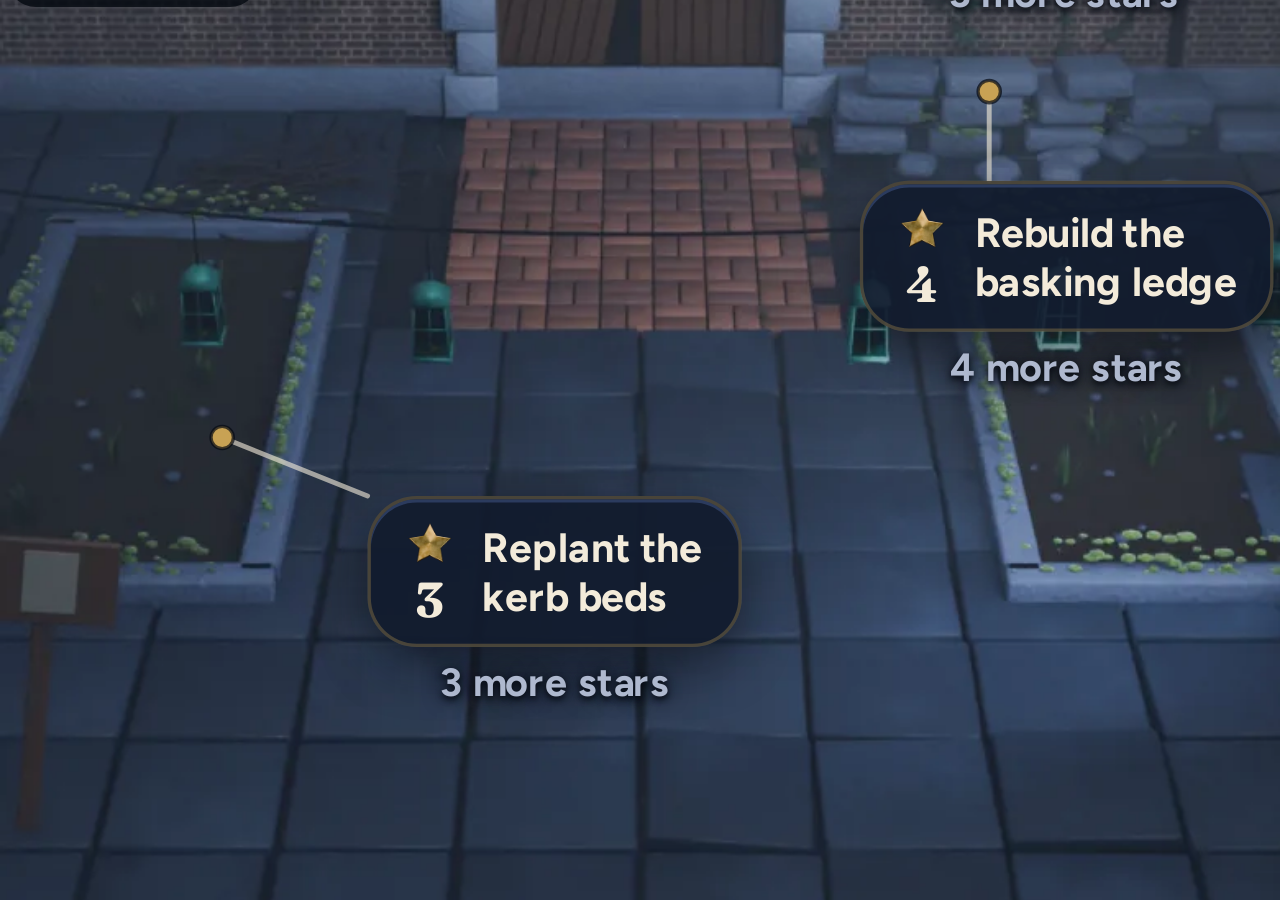
<file: haven/index.html>
<!doctype html>
<html lang="en">
  <head>
    <meta charset="utf-8" /><meta name="robots" content="noindex,nofollow" />
    <meta
      name="viewport"
      content="width=device-width,initial-scale=1,maximum-scale=1,user-scalable=no,viewport-fit=cover"
    />
    <meta name="theme-color" content="#132028" />
    <title>Coilhaven</title>
    <script type="module" crossorigin src="./assets/index-Bw9uxBh0.js"></script>
    <link rel="modulepreload" crossorigin href="./assets/CanvasPool-CxWesItv.js">
    <link rel="modulepreload" crossorigin href="./assets/Filter-VhWdsLns.js">
    <link rel="modulepreload" crossorigin href="./assets/canvasUtils-96ky4uWT.js">
    <link rel="modulepreload" crossorigin href="./assets/Cache-DG0UxZlh.js">
    <link rel="modulepreload" crossorigin href="./assets/GCManagedHash-BHkG8zC1.js">
    <link rel="modulepreload" crossorigin href="./assets/RenderTargetSystem-9gH1iJA1.js">
    <link rel="modulepreload" crossorigin href="./assets/getTextureBatchBindGroup-Bz8u6FML.js">
    <link rel="modulepreload" crossorigin href="./assets/GraphicsContext-CRby8oqU.js">
    <link rel="modulepreload" crossorigin href="./assets/getTexelRangeRects-B4FJHZZo.js">
    <link rel="stylesheet" crossorigin href="./assets/index-fH_ZOstS.css">
  </head>
  <body>
    <div id="root"></div>
  </body>
</html>
</file>
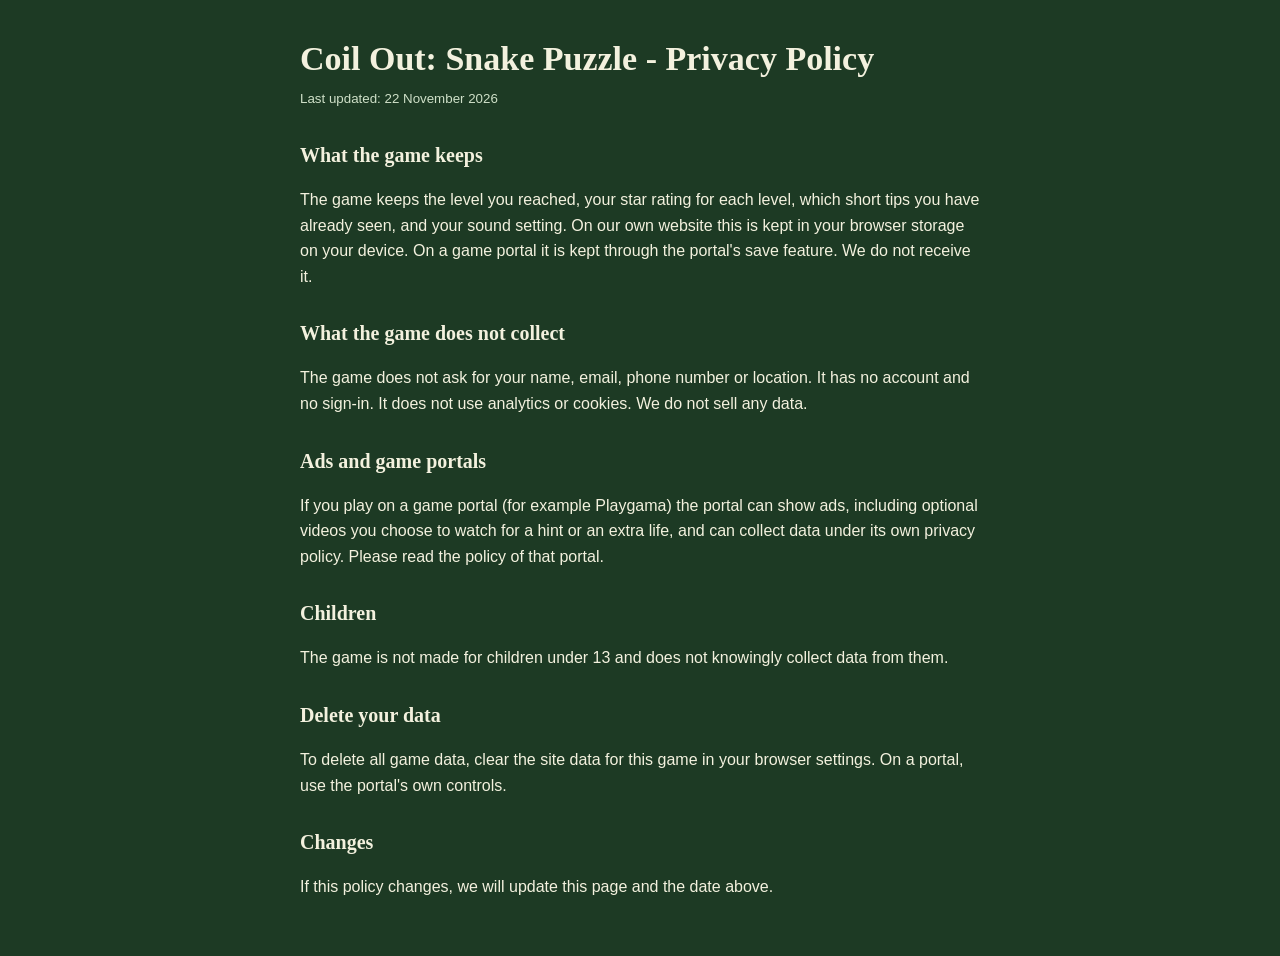
<file: privacy.html>
<!DOCTYPE html>
<html lang="en">
<head>
<meta charset="utf-8">
<meta name="viewport" content="width=device-width, initial-scale=1">
<title>Coil Out: Snake Puzzle - Privacy Policy</title>
<style>
body{margin:0;background:#1d3a24;color:#f3f1de;font:16px/1.6 "Avenir Next","Segoe UI",Roboto,Arial,sans-serif}
main{max-width:680px;margin:0 auto;padding:40px 20px}
h1{font-family:"Iowan Old Style","Palatino Linotype",Palatino,Georgia,serif;font-size:34px;line-height:1.1;margin:0 0 8px}
h2{font-family:"Iowan Old Style","Palatino Linotype",Palatino,Georgia,serif;font-size:20px;margin:28px 0 6px}
a{color:#f6bb3c}
small{color:#cfe0c8}
</style>
</head>
<body>
<main>
<h1>Coil Out: Snake Puzzle - Privacy Policy</h1>
<small>Last updated: 22 November 2026</small>

<h2>What the game keeps</h2>
<p>The game keeps the level you reached, your star rating for each level, which short tips you have already seen, and your sound setting. On our own website this is kept in your browser storage on your device. On a game portal it is kept through the portal's save feature. We do not receive it.</p>

<h2>What the game does not collect</h2>
<p>The game does not ask for your name, email, phone number or location. It has no account and no sign-in. It does not use analytics or cookies. We do not sell any data.</p>

<h2>Ads and game portals</h2>
<p>If you play on a game portal (for example Playgama) the portal can show ads, including optional videos you choose to watch for a hint or an extra life, and can collect data under its own privacy policy. Please read the policy of that portal.</p>

<h2>Children</h2>
<p>The game is not made for children under 13 and does not knowingly collect data from them.</p>

<h2>Delete your data</h2>
<p>To delete all game data, clear the site data for this game in your browser settings. On a portal, use the portal's own controls.</p>

<h2>Changes</h2>
<p>If this policy changes, we will update this page and the date above.</p>
</main>
</body>
</html>
</file>
<file: haven/assets/index-fH_ZOstS.css>
:root{--dusk-0:#0e1920;--dusk-1:#132028;--dusk-2:#1c2f35;--dusk-3:#1a2640;--dusk-4:#121b2e;--lantern:#f2b65a;--ink:#2a1b12;--text:#f3e9d2;--text-2:#b9c4bc;--text-3:#8fa39c;--pri:#f6b62e;--pri-hi:#ffd56b;--pri-lip:#b87a12;--sec:#121b2e;--sec-hi:#3c6266;--sec-lip:#0b1220;--bone-ui:#f3ebda;--bone-lip:#b9ab8a;--socket:#0b1220;--cue:#ffe6a8;--display:ui-rounded, "SF Pro Rounded", "Segoe UI Variable Display", "Segoe UI", Roboto, "Helvetica Neue", Arial, sans-serif;--ui:system-ui, -apple-system, "Segoe UI", Roboto, "Helvetica Neue", Arial, sans-serif;--out:cubic-bezier(.16, 1, .3, 1);--z-hud:2;--z-tip:4;--z-sheet:20;--z-toast:30}*,:before,:after{box-sizing:border-box;-webkit-tap-highlight-color:transparent;-webkit-user-select:none;user-select:none;-webkit-touch-callout:none}html,body{overscroll-behavior:none;background:var(--dusk-1);height:100%;color:var(--text);font-family:var(--ui);touch-action:none;margin:0;font-size:16px;overflow:hidden}@supports (height:100dvh){html,body{height:100dvh}}button{font:inherit;color:inherit;cursor:pointer;touch-action:manipulation;background:0 0;border:0;padding:0}button:focus-visible{outline:3px solid var(--cue);outline-offset:3px}[hidden]{display:none!important}#root{position:fixed;inset:0}.garden{z-index:0;background:var(--dusk-1);position:fixed;inset:0;overflow:hidden}.garden svg{width:100%;height:100%;display:block;position:absolute;inset:0}.skyTint{pointer-events:none;opacity:0;transition:opacity .3s;position:absolute;inset:0}.phase .skyTint{opacity:1}.skyTint:before,.skyTint:after{content:"";transition:opacity .4s;position:absolute;inset:0}.skyTint:after{opacity:0;background:radial-gradient(120% 90% at 50% 40%,#4664c842,#14225a5c 72%)}.skyTint.night:before{opacity:0}.skyTint.night:after{opacity:1}.app{z-index:1;position:fixed;inset:0;overflow:hidden}.screen{padding:env(safe-area-inset-top) env(safe-area-inset-right) env(safe-area-inset-bottom) env(safe-area-inset-left);flex-direction:column;display:flex;position:absolute;inset:0}.btn{height:52px;font:800 18px/1 var(--display);color:var(--text);white-space:nowrap;background:var(--sec);box-shadow:0 4px 0 var(--sec-lip), 0 8px 14px #080c1059;border-radius:16px;justify-content:center;align-items:center;gap:10px;padding:0 22px;transition:transform .14s cubic-bezier(.2,.9,.3,1.2),box-shadow .14s cubic-bezier(.2,.9,.3,1.2);display:inline-flex;position:relative}.btn:before,.ib:before{content:"";border-top:1.5px solid var(--sec-hi);pointer-events:none;border-radius:14px 14px 0 0;position:absolute;inset:2px 2px 50%}.ib:before{border-radius:50% 50% 0 0}.btn:active,.ib:active{box-shadow:0 1px 0 var(--sec-lip), 0 3px 8px #080c1059;transition-duration:70ms;transform:translateY(3px)}.btn.pri{background:var(--pri);height:56px;color:var(--ink);box-shadow:0 4px 0 var(--pri-lip), 0 8px 14px #080c1059}.btn.pri:before{border-top-color:var(--pri-hi)}.btn.txt{height:44px;box-shadow:none;background:0 0;padding:0 18px;font-size:16px;font-weight:700}.btn.txt:before{display:none}.btn.txt:active{opacity:.7;transform:none}.btn[disabled]{background:var(--dusk-3);color:var(--text-3);box-shadow:none;cursor:default}.btn[disabled]:before{display:none}.btn svg,.ib svg{stroke:currentColor;fill:none;stroke-width:2.25px;stroke-linecap:round;stroke-linejoin:round;flex:none;width:24px;height:24px}.btn .badge{background:var(--pri);min-width:20px;height:20px;color:var(--ink);font:700 13px/20px var(--ui);text-align:center;box-shadow:0 2px 0 var(--pri-lip);border-radius:10px;padding:0 6px;position:absolute;top:-8px;right:-6px}.ib{width:46px;height:46px;color:var(--text);background:var(--sec);box-shadow:0 4px 0 var(--sec-lip), 0 8px 14px #080c1059;border-radius:50%;place-items:center;transition:transform .14s cubic-bezier(.2,.9,.3,1.2),box-shadow .14s;display:grid;position:relative}.ib:after{content:"";border-radius:50%;position:absolute;inset:-2px}.ib.nudge svg{transform:translate(-1px)}.home{text-align:center;justify-content:center;align-items:center}.homeCol{flex-direction:column;align-items:center;width:min(100%,420px);padding:0 24px;display:flex}.wm{isolation:isolate;font:900 56px/1 var(--display);letter-spacing:-.01em;color:var(--text);-webkit-text-stroke:6px #1b1418;paint-order:stroke fill;white-space:nowrap;margin:0;position:relative}.wm:before{content:attr(data-t);z-index:-1;color:#1b1418;-webkit-text-stroke:6px #1b1418;paint-order:stroke fill;position:absolute;top:5px;left:0}.sub{font:600 16px/1.4 var(--ui);color:var(--text-2);text-shadow:0 1px #00000040;margin:10px 0 0}.menuBtns{flex-direction:column;gap:12px;width:100%;margin-top:40px;display:flex}.menuBtns .btn{width:100%}.menuBtns .btn.pri{justify-content:space-between;font-size:20px}.menuBtns .cap{font:700 13px/1 var(--ui);opacity:.75}.statline{font:700 13px/1.2 var(--ui);color:var(--text-2);min-height:16px;margin-top:16px}.topbar{flex:none;grid-template-columns:48px 1fr 48px;align-items:center;gap:10px;width:min(100%,1100px);height:56px;margin:0 auto;padding:5px 16px;display:grid}.topbar h2{font:800 22px/1.2 var(--display);letter-spacing:-.01em;text-align:center;margin:0}.lvBody{--tile:80px;flex-direction:column;flex:1;align-items:center;gap:14px;width:min(100%,520px);min-height:0;margin:0 auto;padding:4px 16px 16px;display:flex}.chapCard{background:var(--dusk-3);border-radius:20px;grid-template-columns:1fr auto;align-items:center;row-gap:10px;width:100%;padding:14px 18px;display:grid;position:relative;box-shadow:inset 0 1.5px #2b3b5e,0 8px 14px #080c104d}.chapCard .nm{font:800 20px/1.2 var(--display);letter-spacing:-.01em}.chapCard .cr{font:700 13px/1.2 var(--ui);color:var(--text-2);letter-spacing:0;margin-top:4px;display:block}.chapCard .tally{font:700 13px/1 var(--ui);color:var(--text-2);grid-column:1/3;align-items:center;gap:10px;display:flex}.chapCard .tally b{font:800 16px/1 var(--display);color:var(--text);align-items:center;gap:5px;display:inline-flex}.chapCard .tally b svg{width:16px;height:16px}.track{background:#0b1220;border-radius:3px;width:120px;height:6px;margin-left:auto;overflow:hidden}.track i{background:var(--pri);border-radius:3px;height:100%;display:block}.pager{justify-content:space-between;align-items:center;width:100%;display:flex}.dots{align-items:center;gap:6px;display:flex}.dots i{background:#2b3b5e;border-radius:3px;width:6px;height:6px}.dots i.on{background:var(--pri);width:18px}.lvGrid{grid-template-columns:repeat(4, var(--tile));grid-auto-rows:var(--tile);justify-content:center;gap:12px;display:grid}.tile{background:var(--bone-ui);color:var(--ink);box-shadow:0 4px 0 var(--bone-lip), 0 8px 12px #080c104d;border-radius:16px;flex-direction:column;justify-content:center;align-items:center;gap:5px;transition:transform .14s cubic-bezier(.2,.9,.3,1.2),box-shadow .14s;display:flex;position:relative}.tile:before{content:"";pointer-events:none;border-top:1.5px solid #ffffffb3;border-radius:14px 14px 0 0;position:absolute;inset:2px 2px 50%}.tile:active{box-shadow:0 1px 0 var(--bone-lip), 0 3px 6px #080c104d;transition-duration:70ms;transform:translateY(3px)}.tile .n{font:800 20px/1 var(--display);font-variant-numeric:tabular-nums}.tile .st{gap:2px;height:12px;display:flex}.tile .st svg{width:12px;height:12px}.tile.cur{background:var(--pri);box-shadow:0 4px 0 var(--pri-lip), 0 8px 12px #080c104d}.tile.cur:before{border-top-color:var(--pri-hi)}.tile.lock{color:var(--text-3);background:#0f1829;box-shadow:inset 0 2px #00000059}.tile.lock:before{display:none}.tile.lock:active{transform:none}.tile .clean{background:radial-gradient(circle at 35% 30%, #fff8, transparent 40%), var(--pri);width:9px;height:9px;box-shadow:0 0 0 1.5px var(--pri-lip);border-radius:50%;position:absolute;top:6px;right:6px}@media (max-width:380px){.lvBody{padding:0 12px 16px}.lvGrid{grid-template-columns:repeat(4,1fr);grid-auto-rows:auto;width:100%;max-width:356px}.tile{aspect-ratio:1}}.game{grid-template-rows:auto minmax(0,1fr) auto;display:grid}.hud{width:min(100%,1100px);height:56px;z-index:var(--z-hud);grid-template-columns:auto 1fr auto auto;align-items:center;gap:8px;margin:0 auto;padding:5px 16px 4px;display:grid}.lvInfo{min-width:0;padding-left:4px}.lvInfo b{font:800 18px/1.1 var(--display);white-space:nowrap;display:block}.lvSub{white-space:nowrap;font:700 13px/1.2 var(--ui);color:var(--text-2);align-items:baseline;gap:8px;margin-top:2px;display:flex}.lvTime{font-variant-numeric:tabular-nums;color:var(--text-3)}.lvTime:before{content:"";vertical-align:middle;opacity:.7;background:currentColor;border-radius:50%;width:3px;height:3px;margin:0 8px 2px 0;display:inline-block}.lives{background:#2b4a4eb3;border-radius:16px;justify-content:center;align-items:center;gap:8px;width:84px;height:32px;display:flex}.lives.shake{animation:.16s ease-out capShake}@keyframes capShake{0%,to{transform:none}25%{transform:translate(-3px)}50%{transform:translate(3px)}75%{transform:translate(-3px)}}.lives svg{width:16px;height:18px;overflow:visible}.stage{touch-action:none;min-width:0;min-height:0;position:relative}.stage canvas{position:absolute;inset:0}.bar{padding:12px 16px max(20px, env(safe-area-inset-bottom));justify-content:center;gap:12px;width:min(100%,560px);margin:0 auto;display:flex}.bar .btn{flex:1 1 0;gap:6px;min-width:0;padding:0 8px;font-size:15px}.bar .btn svg{width:22px;height:22px}.bar .btn.cue{outline:2px solid var(--cue);outline-offset:2px}.tip{left:16px;right:16px;bottom:calc(var(--barh,84px) + 16px);max-width:440px;z-index:var(--z-tip);background:var(--dusk-3);color:var(--text);font:600 16px/1.4 var(--ui);text-align:center;pointer-events:none;animation:tipIn .26s var(--out);border-radius:16px;margin:0 auto;padding:14px 16px;position:absolute;box-shadow:inset 0 1.5px #2b3b5e,0 8px 18px #080c1066}@keyframes tipIn{0%{opacity:0;transform:translateY(8px)}to{opacity:1;transform:none}}.sky{z-index:3;pointer-events:none;background:var(--dusk-3);border-radius:50%;width:36px;height:36px;margin-left:-18px;position:absolute;top:4px;left:50%;box-shadow:inset 0 1.5px #2b3b5e,0 3px #080c1073}.sky svg{width:100%;height:100%;position:absolute;inset:0;overflow:visible}.sky .dial{transform-box:fill-box;transform-origin:50%;transition:transform .2s ease-out}.sky.night .dial{transform:rotate(180deg)}.sky .moonI,.sky .sunI{transition:opacity .2s}.sky .moonI{opacity:0}.sky.night .moonI{opacity:1}.sky.night .sunI{opacity:0}.sky.pulse{animation:.32s ease-out skyPulse}@keyframes skyPulse{0%{transform:scale(1)}40%{transform:scale(1.28)}to{transform:scale(1)}}.stageWrap{min-height:0;position:relative}.game.sheeted .hud,.game.sheeted .bar,.game.sheeted .tip{visibility:hidden}@media (min-aspect-ratio:11/10){.game{display:block}.hud{width:auto;padding:8px 16px;position:absolute;top:0;left:0;right:0}.stageWrap{position:absolute;inset:16px 220px}.bar{flex-direction:column;width:200px;padding:0;position:absolute;top:50%;right:16px;transform:translateY(-50%)}.bar .btn{flex:none;gap:10px;width:100%;padding:0 20px;font-size:18px}.tip{width:196px;padding:12px 14px;inset:72px auto auto 16px}}.scrim{z-index:var(--z-sheet);background:#080c108c;justify-content:center;align-items:flex-end;animation:.2s ease-out scrimIn;display:flex;position:absolute;inset:0}@keyframes scrimIn{0%{opacity:0}to{opacity:1}}.sheet{background:var(--dusk-3);width:min(100%,520px);padding:24px 24px max(24px, env(safe-area-inset-bottom));text-align:center;animation:sheetIn .32s var(--out);border-radius:28px 28px 0 0;position:relative;box-shadow:inset 0 1.5px #2b3b5e}@keyframes sheetIn{0%{transform:translateY(100%)}to{transform:none}}.starRow{justify-content:center;align-items:flex-end;gap:14px;display:flex}.sheet.win .starRow{position:absolute;top:-28px;left:0;right:0}.starRow .st{width:56px;height:56px;display:block;position:relative}.st svg{width:100%;height:100%;display:block;overflow:visible}.st.on svg{animation:starPop .32s cubic-bezier(.3, 1.6, .5, 1) var(--d,0s) both}@keyframes starPop{0%{transform:scale(0)}65%{transform:scale(1.18)}to{transform:scale(1)}}.sockets{justify-content:center;gap:10px;margin:2px 0 14px;display:flex}.sockets svg{width:28px;height:31px;overflow:visible}.sheet h2{font:800 28px/1.15 var(--display);letter-spacing:-.01em;color:var(--text);margin:20px 0 0}.sheet.fail h2{margin-top:0}.sheet p{max-width:34ch;color:var(--text-2);font:600 16px/1.4 var(--ui);text-wrap:pretty;margin:8px auto 22px}.sheet p.tline{font:700 14px/1.3 var(--ui);color:var(--text-3);font-variant-numeric:tabular-nums;margin:-12px auto 16px}.sheet .btns{flex-direction:column;align-items:stretch;gap:12px;display:flex}.sheet .btns .row{gap:12px;display:flex}.sheet .btns .row .btn{flex:1}.sheet .btns .btn.txt{align-self:center;margin-top:-2px}.toast{left:50%;top:max(72px, env(safe-area-inset-top));z-index:var(--z-toast);background:var(--dusk-3);max-width:90%;color:var(--text);font:600 16px/1.35 var(--ui);opacity:0;pointer-events:none;transition:opacity .2s, transform .2s var(--out);text-align:center;border-radius:14px;padding:10px 16px;position:absolute;transform:translate(-50%,-8px);box-shadow:inset 0 1.5px #2b3b5e,0 8px 18px #080c1066}.toast.show{opacity:1;transform:translate(-50%)}.sr{clip:rect(0 0 0 0);white-space:nowrap;width:1px;height:1px;position:absolute;overflow:hidden}@media (prefers-reduced-motion:reduce){.tip,.sheet,.scrim,.st.on svg,.lives.shake,.sky.pulse{animation-duration:.01ms!important}.sky .dial,.skyTint:before,.skyTint:after,.btn,.ib,.tile{transition:none}}@font-face{font-family:Fraunces;src:url(./fraunces-latin-soft-normal-C-lS_vzd.woff2)format("woff2");font-weight:100 900;font-style:normal;font-display:swap}@font-face{font-family:Figtree;src:url(./figtree-latin-wght-normal-D_ZTVpCC.woff2)format("woff2");font-weight:300 900;font-style:normal;font-display:swap}:root{--dusk-0:#060a12;--dusk-1:#0b1220;--dusk-2:#121b2e;--dusk-3:#1a2640;--dusk-4:#2b3b5e;--lantern:#ffc368;--ink:#241a0a;--text:#f3ebda;--text-2:#afb9cf;--text-3:#8f9bb4;--pri:#d9b566;--pri-hi:#f3dc9c;--pri-lip:#7a5c26;--sec:#121b2e;--sec-hi:#2b3b5e;--sec-lip:#060a12;--brass:#c8a254;--line:#c8a2548c;--socket:#060a12;--cue:#f3dc9c;--display:"Fraunces", Georgia, serif;--ui:"Figtree", system-ui, -apple-system, "Segoe UI", Roboto, sans-serif}body{background:var(--dusk-0);font-family:var(--ui);-webkit-font-smoothing:antialiased}.garden{background:var(--dusk-0)}.plateBg{object-fit:cover;width:100%;height:100%;display:block;position:absolute;inset:0}.dimmer{background:#060a1200;transition:background .3s;position:absolute;inset:0}.dimmer.on{background:#060a128c}.skyTint:before{background:radial-gradient(120% 90% at 20% 20%,#ffc3681a,#ffc36800 70%)}.skyTint:after{background:radial-gradient(120% 90% at 50% 40%,#3c5abe2e,#0e18464d 72%)}.btn{height:52px;font:700 15px/1 var(--ui);letter-spacing:.1px;background:var(--dusk-2);border:1px solid var(--line);color:var(--text);border-radius:14px;box-shadow:0 8px 18px #060a1280}.btn:before,.ib:before{display:none}.btn:active,.ib:active{transform:translateY(2px);box-shadow:0 2px 6px #060a1280}.btn.pri{height:56px;color:var(--ink);background:repeating-linear-gradient(#ffffff0a 0 1px,#0000 1px 4px),linear-gradient(#d9b566,#b98f3f);border:0;font-size:17px;box-shadow:inset 0 1px #f3dc9c,0 2px #7a5c26,0 10px 24px #060a1280}.btn.pri:active{box-shadow:inset 0 1px #f3dc9c,0 0 #7a5c26,0 4px 10px #060a1280}.btn.txt{box-shadow:none;background:0 0;border:0}.btn[disabled]{background:var(--dusk-1);color:var(--text-3);box-shadow:none;border-color:#c8a25438}.btn .badge{background:var(--brass);color:var(--ink);font:700 11.5px/20px var(--ui);top:-9px;right:-8px;box-shadow:0 1px #7a5c26}.btn svg,.ib svg{stroke-width:1.75px;width:24px;height:24px}.ib{border:1px solid var(--line);background:#121b2edb;width:44px;height:44px;box-shadow:inset 0 1px #2b3b5e}.ib[disabled]{opacity:.45}.hud{grid-template-columns:44px 1fr auto 44px;gap:10px;height:64px;padding:10px 16px 0}.hud:before{content:"";z-index:-1;pointer-events:none;background:linear-gradient(#060a128c,#060a1200);height:96px;position:fixed;top:0;left:0;right:0}.lvInfo{background:#060a1299;border-radius:12px;justify-self:start;padding:3px 12px 4px 10px}.lvInfo b{font:680 18px/24px var(--display);font-variation-settings:"SOFT" 40, "WONK" 0;text-shadow:0 1px 2px #060a12cc;align-items:center;gap:8px;display:flex}.chip{border:1px solid var(--brass);height:16px;color:var(--brass);font:700 11.5px/1 var(--ui);border-radius:4px;align-items:center;padding:0 5px;display:inline-flex}.lvSub{font:600 12.5px/1.2 var(--ui);color:var(--text-2);text-shadow:0 1px 2px #060a12e6;margin-top:3px}.lvTime{color:var(--text-2)}.lvTime:before{display:none}.lvTime:after{content:none}.lvSub span+span:before{content:"·";margin-right:6px}.lives{background:#121b2edb;border-radius:12px;justify-content:space-evenly;gap:0;width:74px;height:34px;padding:0 4px;box-shadow:inset 0 1px #2b3b5e}.lives img{width:20px;height:20px;display:block}.lives img.on{filter:drop-shadow(0 0 3px #ffaa468c)}.bar{padding:12px 16px max(24px, env(safe-area-inset-bottom));gap:12px}.bar .btn{gap:8px;height:52px;font-size:15px}.bar .btn .badge{border-radius:10px;height:20px}.sky{width:88px;height:34px;color:var(--text);font:700 15px/1 var(--ui);background:#121b2edb;border-radius:12px;justify-content:center;align-items:center;gap:7px;margin-left:-44px;display:flex;top:10px;box-shadow:inset 0 1px #2b3b5e}.sky svg{fill:none;stroke:currentColor;stroke-width:1.75px;stroke-linecap:round;stroke-linejoin:round;width:22px;height:22px;position:static;inset:auto}.sky .skyTxt{color:var(--text)}.tip{font:600 15px/1.4 var(--ui);background:#121b2eeb;border:1px solid #c8a2544d;box-shadow:inset 0 1px #2b3b5e,0 8px 18px #060a1273}.toast{background:#121b2ef2;border:1px solid #c8a2544d;box-shadow:inset 0 1px #2b3b5e,0 8px 18px #060a1273}.scrim{background:#060a1273}.sheet{background:var(--dusk-2);width:min(100%,420px);padding:44px 24px max(20px, env(safe-area-inset-bottom));border-radius:22px 22px 0 0;box-shadow:0 -12px 40px #060a1299}.sheet:before{content:"";background:linear-gradient(90deg,#7a5c26,#f3dc9c 50%,#7a5c26);border-radius:1px;height:2px;position:absolute;top:-1px;left:20px;right:20px}.sheet.win{margin-top:28px;padding-top:52px}.sheet.win .starRow{gap:4px;top:-42px}.starRow .st{width:64px;height:64px}.starRow .st img{filter:drop-shadow(0 7px 5px #060a128c);width:100%;height:100%;display:block}.starRow .st.off img{filter:none;opacity:.9}.starRow .st:nth-child(2){transform:translateY(-10px)}.sheet h2{font:680 30px/36px var(--display);font-variation-settings:"SOFT" 40, "WONK" 0;letter-spacing:0;margin:12px 0 0}.sheet p{font:500 15px/22px var(--ui);color:var(--text-2);margin:6px auto 16px}.sheet p.tline{font:700 15px/1.3 var(--ui);color:var(--text);justify-content:center;align-items:center;gap:16px;margin:-6px auto 14px;display:flex}.sheet p.tline .dotb{vertical-align:-2px;background:radial-gradient(circle at 35% 30%,#f3dc9c,#c8a254 55%,#7a5c26);border-radius:50%;width:14px;height:14px;margin-right:7px;display:inline-block}.sheet .btns{gap:12px}.sheet .btns .btn{height:52px}.sheet .btns .btn.pri{height:56px;font-size:17px}.sheet .btns .btn.txt{height:44px;font-size:15px}.sheet.hasRestore .btns .btn.pri:not(.restore){background:var(--dusk-2);border:1px solid var(--line);color:var(--text);box-shadow:none;height:48px;font-size:15px}.sheet .sockets img{width:28px;height:28px}.topbar h2,.chapCard .nm{font-family:var(--display);font-variation-settings:"SOFT" 40, "WONK" 0;font-weight:680}.tile{border:1px solid #c8a2544d}.tile.cur{border-color:var(--brass)}.home{padding:0;display:block;overflow:hidden}.hbox{transform-origin:0 0;background:var(--dusk-0);width:390px;height:844px;position:absolute;top:0;left:0}.hbox>*{position:absolute}.hplate,.hlayer{-webkit-user-select:none;user-select:none;pointer-events:none;display:block}.hplate{width:390px;height:844px;top:0;left:0}.hlayer.light{mix-blend-mode:screen}.hshade{pointer-events:none;background:linear-gradient(#060a1200,#060a12bd);width:390px;height:154px;top:690px;left:0}.plate{background:#121b2edb;box-shadow:inset 0 1px #2b3b5e}.cap{border-radius:18px;align-items:center;display:flex}.chipStars{gap:6px;width:78px;height:36px;padding-left:9px;top:14px;left:16px}.num{font:680 16px/1 var(--display);font-variation-settings:"SOFT" 40, "WONK" 0;font-variant-numeric:tabular-nums;color:var(--text)}.circle{border:1px solid var(--line);color:var(--text);background:#121b2edb;border-radius:50%;justify-content:center;align-items:center;display:flex;box-shadow:inset 0 1px #2b3b5e}.circle svg,.sq svg{fill:none;stroke:currentColor;stroke-width:1.75px;stroke-linecap:round;stroke-linejoin:round;width:24px;height:24px}.sndBtn{width:44px;height:44px;top:10px;left:330px}.side{width:48px;height:48px;left:16px}.lbl{text-align:center;width:80px;left:0}.lblBack{color:var(--text);font:600 11.5px/1.2 var(--ui);background:#060a12d1;border-radius:9px;padding:2px 7px 3px;display:inline-block}.lblSub{font:500 11px/1.2 var(--ui);color:var(--text-2);margin-top:1px;display:block}.leaders{pointer-events:none;top:0;left:0}.tag{text-align:left;color:var(--text);background:#121b2eed;border:1px solid #c8a2544d;border-radius:15px;align-items:center;gap:7px;padding:0 10px 0 9px;display:flex;box-shadow:inset 0 1px #2b3b5e,0 6px 14px #060a1280}.tag.hot{border-color:var(--brass);box-shadow:inset 0 1px #2b3b5e,0 0 14px #ffc36859,0 6px 14px #060a1280}.tag .tc{flex-direction:column;align-items:center;gap:1px;min-width:18px;display:flex}.tag .cost{font:680 15px/15px var(--display);font-variation-settings:"SOFT" 40, "WONK" 0;font-variant-numeric:tabular-nums}.tag .nm{font:700 12.5px/15px var(--ui)}.extra{text-align:center;font:700 12px/16px var(--ui);color:var(--text-2);text-shadow:0 1px 2px #060a12,0 0 6px #060a12;pointer-events:none}.sq{border:1px solid var(--line);width:56px;height:56px;color:var(--text);background:#121b2e;border-radius:14px;justify-content:center;align-items:center;display:flex;top:748px;box-shadow:0 8px 18px #060a1273}.playBtn{width:222px;height:56px;top:748px;left:84px}.caption{text-align:center;width:390px;font:600 12.5px/16px var(--ui);color:var(--text-2);text-shadow:0 1px 2px #060a12;pointer-events:none;top:814px;left:0}.hnote{max-width:330px;color:var(--text);font:600 14px/1.35 var(--ui);text-align:center;opacity:0;pointer-events:none;background:#121b2ef5;border:1px solid #c8a2544d;border-radius:14px;padding:10px 16px;transition:opacity .2s,transform .2s;top:660px;left:50%;transform:translate(-50%,6px)}.hnote.show{opacity:1;transform:translate(-50%)}
</file>
